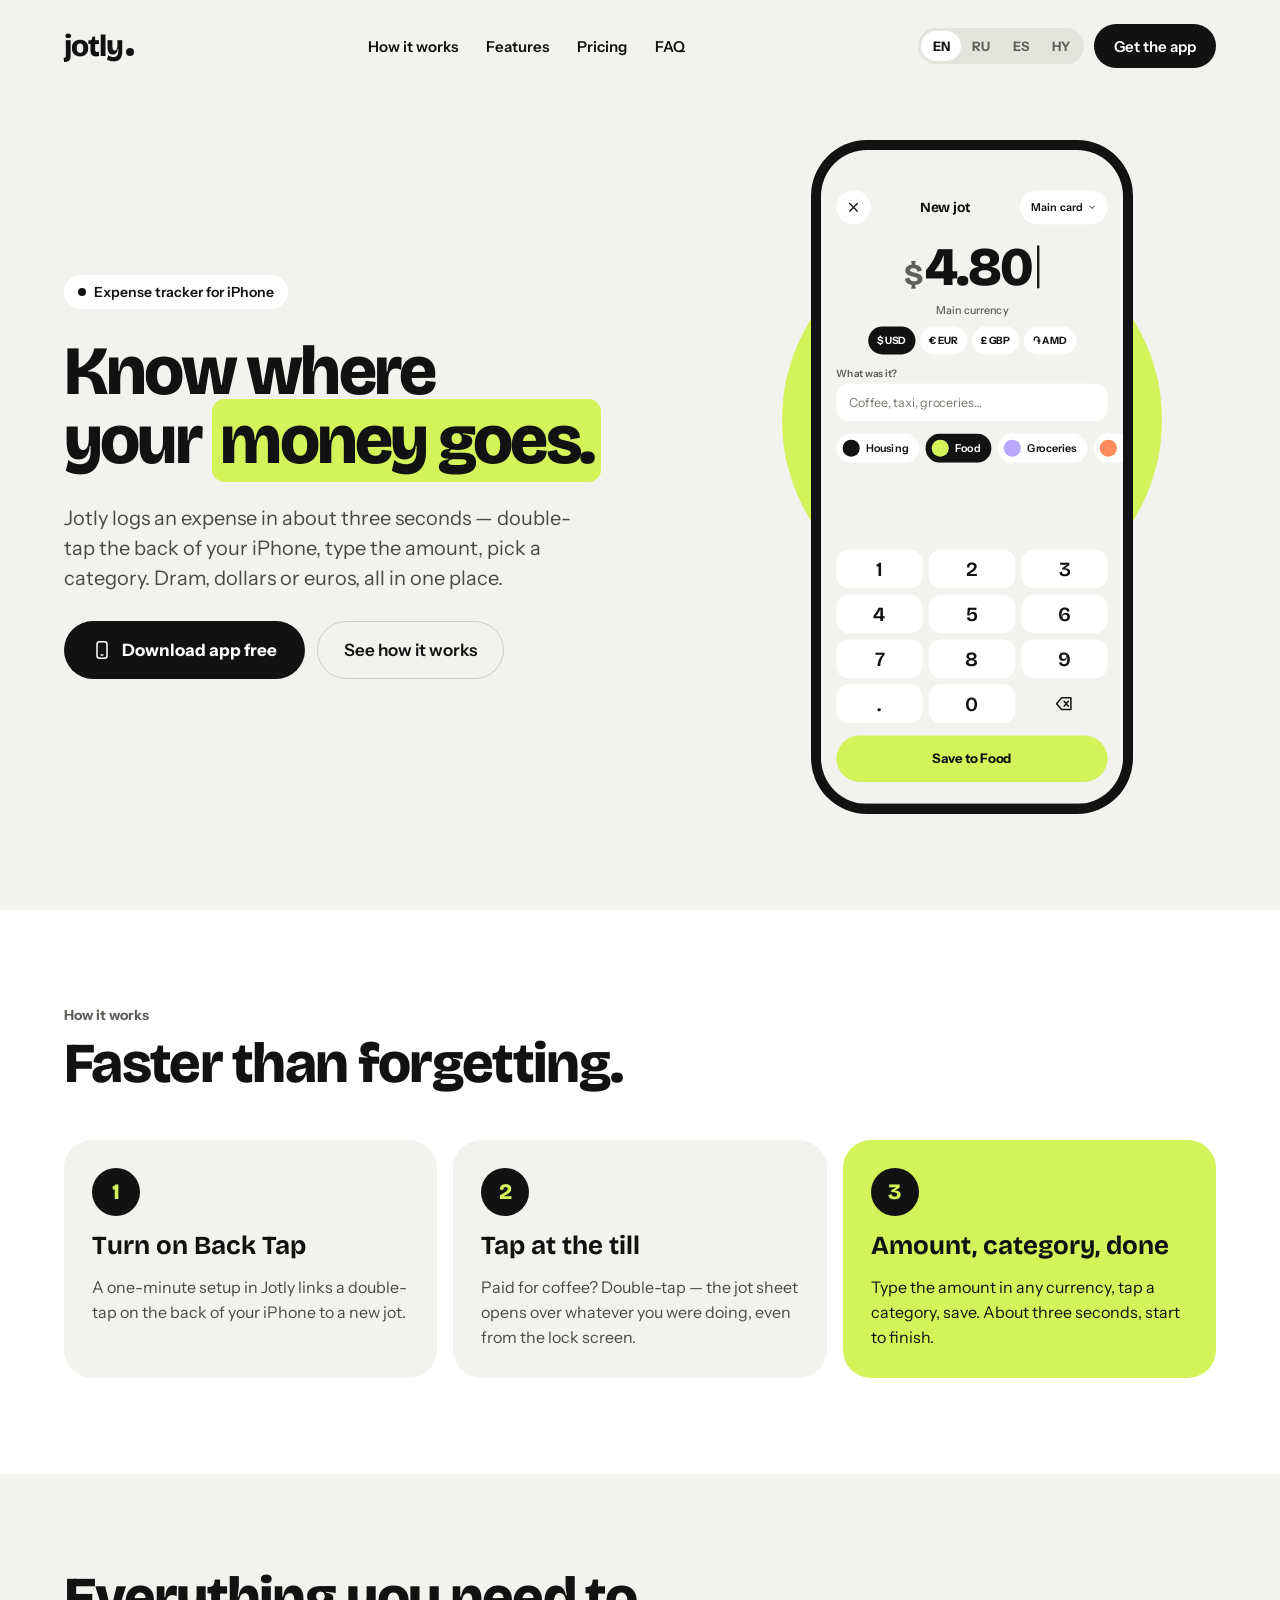
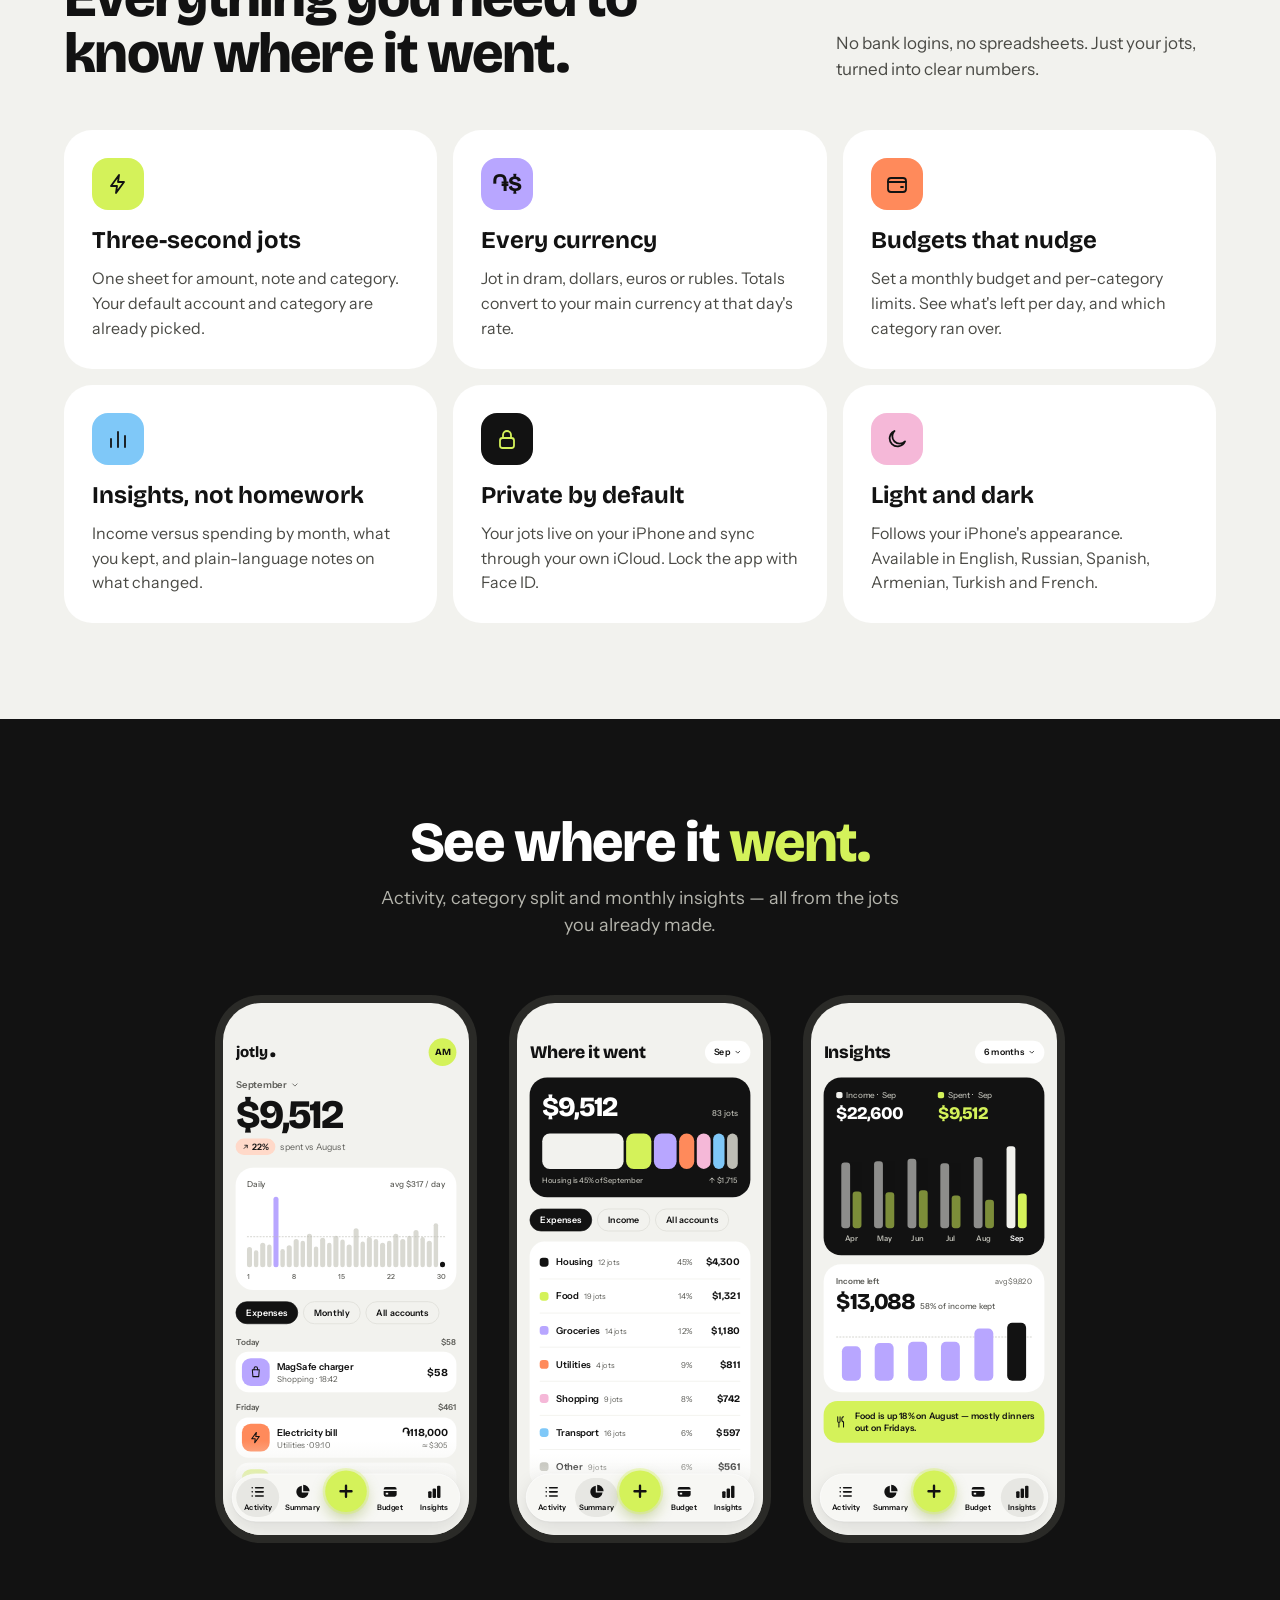
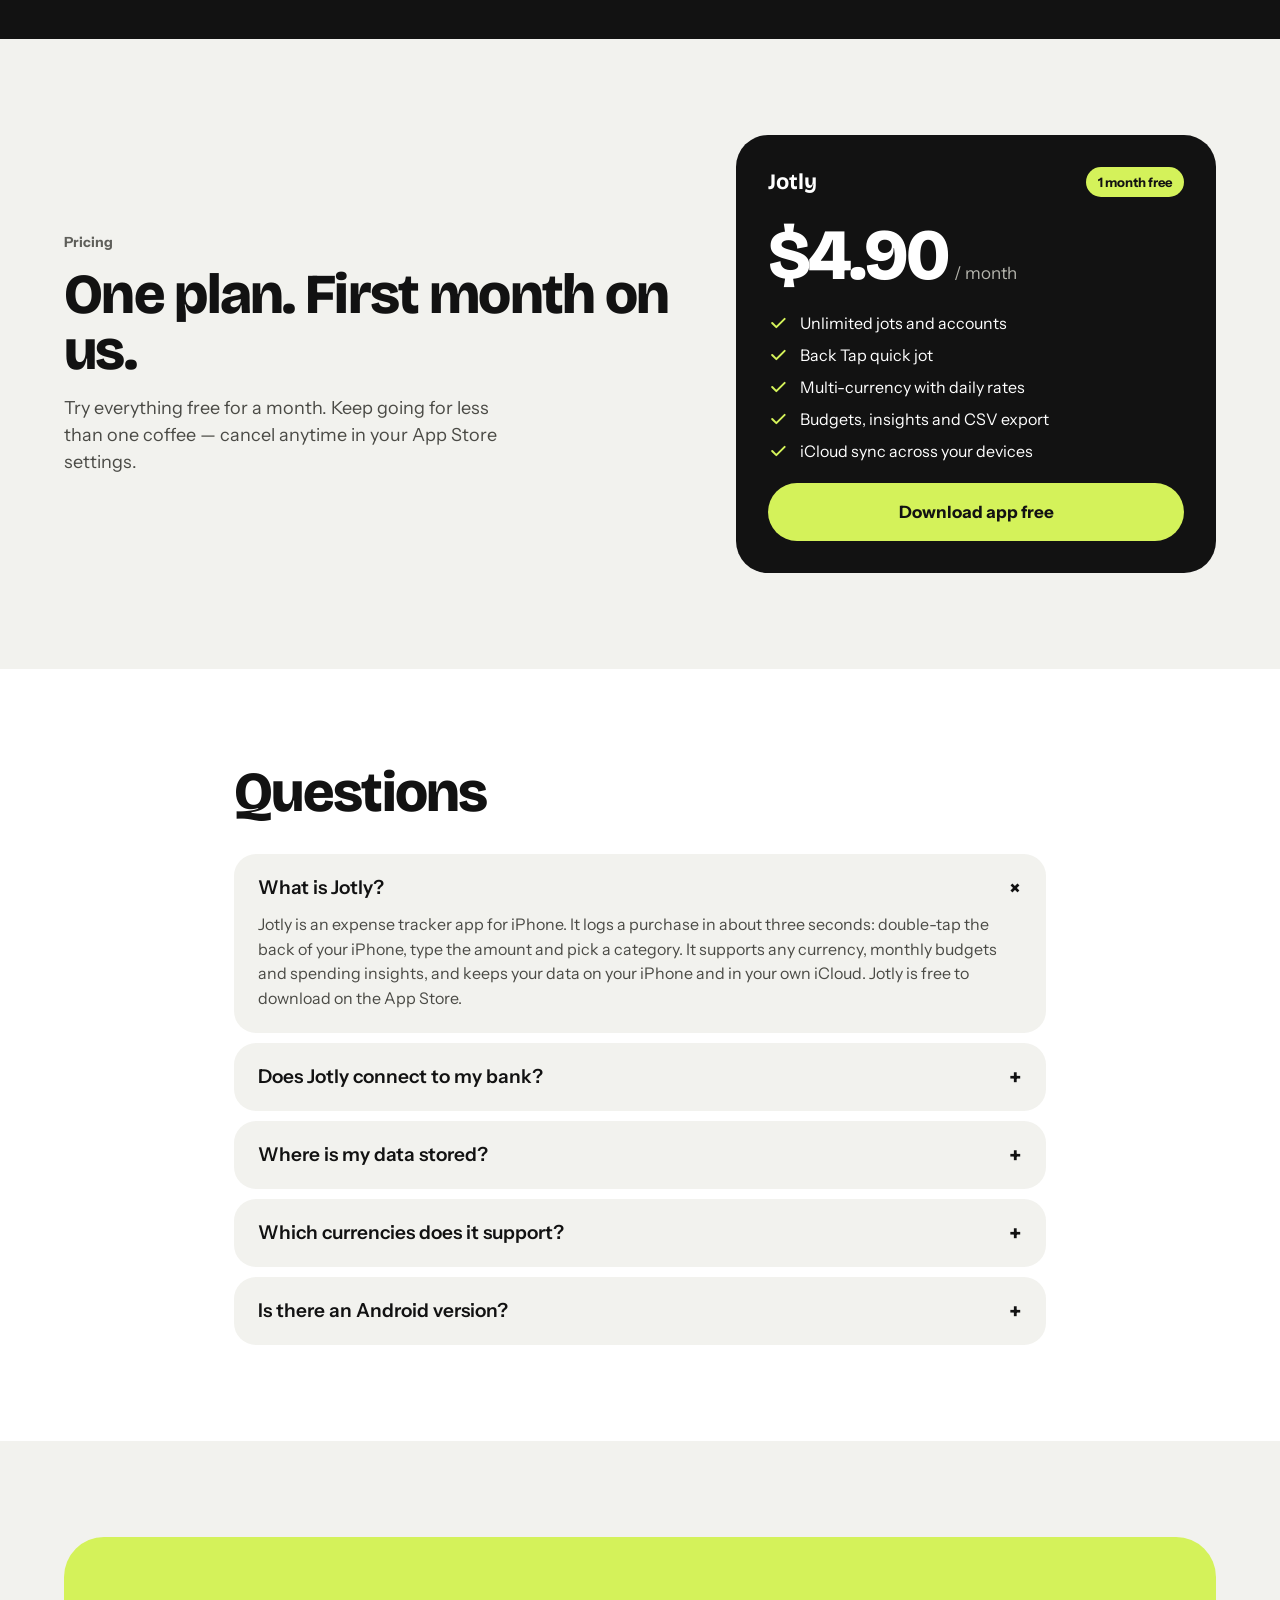
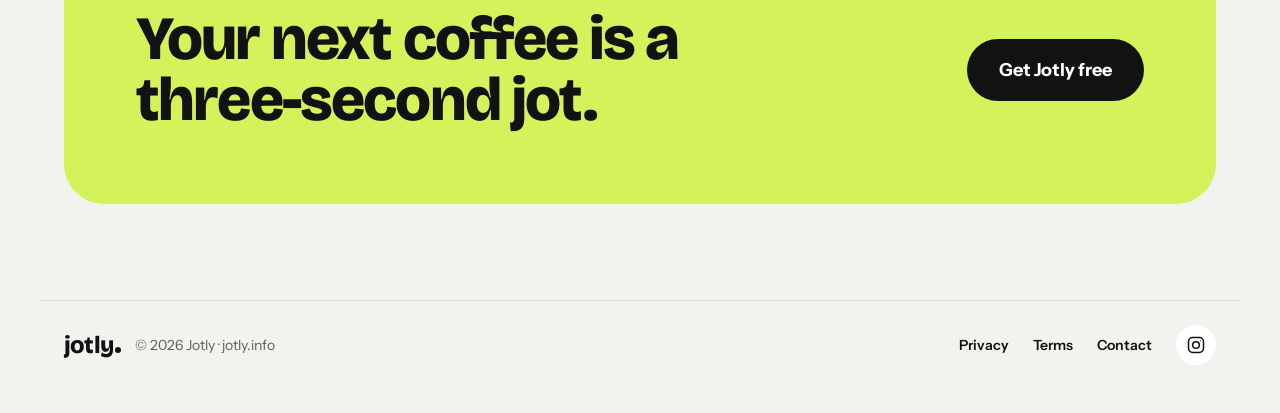
<file: index.html>
<!doctype html>
<html lang="en">
<head>
<meta charset="utf-8">
<meta name="viewport" content="width=device-width, initial-scale=1">
<title>Jotly — Quick Expense Tracker for iPhone</title>
<meta name="description" content="Jotly logs an expense in about three seconds. Double-tap the back of your iPhone, type the amount, pick a category. Multi-currency, budgets and insights.">
<meta name="theme-color" content="#F2F2EE">
<meta property="og:title" content="Jotly — Quick Expense Tracker for iPhone">
<meta property="og:description" content="Jotly logs an expense in about three seconds. Double-tap the back of your iPhone, type the amount, pick a category. Multi-currency, budgets and insights.">
<meta property="og:url" content="https://jotly.info/">
<meta property="og:type" content="website">
<meta property="og:locale" content="en_US">
<meta property="og:site_name" content="Jotly">
<meta property="og:image" content="https://jotly.info/icons/og-image.png">
<meta property="og:image:width" content="1200">
<meta property="og:image:height" content="630">
<meta name="twitter:card" content="summary_large_image">
<meta name="twitter:image" content="https://jotly.info/icons/og-image.png">
<meta name="apple-itunes-app" content="app-id=6829495781">
<link rel="canonical" href="https://jotly.info/">
<!-- i18n:alternates -->
<link rel="alternate" hreflang="en" href="https://jotly.info/">
<link rel="alternate" hreflang="ru" href="https://jotly.info/ru/">
<link rel="alternate" hreflang="es" href="https://jotly.info/es/">
<link rel="alternate" hreflang="hy" href="https://jotly.info/hy/">
<link rel="alternate" hreflang="x-default" href="https://jotly.info/">
<!-- /i18n:alternates -->
<script type="application/ld+json">
[
 {
  "@context": "https://schema.org",
  "@type": "WebSite",
  "name": "Jotly",
  "alternateName": [
   "jotly.info",
   "Jotly app"
  ],
  "url": "https://jotly.info/",
  "description": "Jotly is an expense tracker app for iPhone that logs a purchase in about three seconds."
 },
 {
  "@context": "https://schema.org",
  "@type": "Organization",
  "name": "Jotly",
  "url": "https://jotly.info/",
  "logo": "https://jotly.info/icons/icon-512.png",
  "sameAs": [
   "https://apps.apple.com/am/app/jotly-expense-tracker/id6829495781",
   "https://www.instagram.com/jotly.app/"
  ],
  "description": "Jotly is an expense tracker app for iPhone that logs a purchase in about three seconds."
 },
 {
  "@context": "https://schema.org",
  "@type": "MobileApplication",
  "name": "Jotly: Quick Expense Jot",
  "operatingSystem": "iOS",
  "applicationCategory": "FinanceApplication",
  "url": "https://jotly.info/",
  "installUrl": "https://apps.apple.com/am/app/jotly-expense-tracker/id6829495781",
  "image": "https://jotly.info/icons/icon-512.png",
  "description": "Log an expense in about three seconds: double-tap the back of your iPhone, type the amount, pick a category. Multi-currency, budgets and insights.",
  "alternateName": [
   "Jotly",
   "Jotly: Expense Tracker",
   "Jotly expense tracker"
  ]
 }
]
</script>
<!-- i18n:faq-schema -->
<script type="application/ld+json">
{
 "@context": "https://schema.org",
 "@type": "FAQPage",
 "mainEntity": [
  {
   "@type": "Question",
   "name": "What is Jotly?",
   "acceptedAnswer": {
    "@type": "Answer",
    "text": "Jotly is an expense tracker app for iPhone. It logs a purchase in about three seconds: double-tap the back of your iPhone, type the amount and pick a category. It supports any currency, monthly budgets and spending insights, and keeps your data on your iPhone and in your own iCloud. Jotly is free to download on the App Store."
   }
  },
  {
   "@type": "Question",
   "name": "Does Jotly connect to my bank?",
   "acceptedAnswer": {
    "@type": "Answer",
    "text": "No. You jot what you spend, so nothing needs your bank login. Automatic jots from Apple Wallet payments are coming soon."
   }
  },
  {
   "@type": "Question",
   "name": "Where is my data stored?",
   "acceptedAnswer": {
    "@type": "Answer",
    "text": "On your iPhone, synced through your own iCloud account. You can export everything to CSV at any time."
   }
  },
  {
   "@type": "Question",
   "name": "Which currencies does it support?",
   "acceptedAnswer": {
    "@type": "Answer",
    "text": "Jot in any currency. Pick a main currency for totals and budgets; each jot keeps its original amount and the rate from that day."
   }
  },
  {
   "@type": "Question",
   "name": "Is there an Android version?",
   "acceptedAnswer": {
    "@type": "Answer",
    "text": "Jotly is iPhone-only for now. It's available in English, Russian, Spanish, Armenian, Turkish and French."
   }
  }
 ]
}
</script>
<!-- /i18n:faq-schema -->
<link rel="icon" href="favicon.ico" sizes="48x48">
<link rel="icon" href="icons/favicon-32.png" type="image/png" sizes="32x32">
<link rel="icon" href="icons/favicon-16.png" type="image/png" sizes="16x16">
<link rel="apple-touch-icon" href="icons/apple-touch-icon.png">
<link rel="manifest" href="site.webmanifest">
<link rel="preconnect" href="https://fonts.googleapis.com">
<link rel="preconnect" href="https://fonts.gstatic.com" crossorigin>
<link rel="stylesheet" href="https://fonts.googleapis.com/css2?family=Bricolage+Grotesque:opsz,wght@12..96,500;12..96,700;12..96,800&family=Instrument+Sans:wght@400;500;600;700&display=swap">
<!-- i18n:fonts --><!-- /i18n:fonts -->
<link rel="stylesheet" href="css/styles.css">
</head>
<body>

<header class="site-header wrap">
  <a href="#top" class="logo" aria-label="Jotly home">jotly<span class="logo-dot"></span></a>
  <nav aria-label="Main" class="main-nav">
    <a href="#how" data-i18n="nav.how">How it works</a>
    <a href="#features" data-i18n="nav.features">Features</a>
    <a href="#pricing" data-i18n="nav.pricing">Pricing</a>
    <a href="#faq" data-i18n="nav.faq">FAQ</a>
  </nav>
  <div class="header-actions">
    <nav aria-label="Language" class="lang"><!-- i18n:switch -->
      <a href="./" hreflang="en" lang="en" title="English" aria-current="page">EN</a>
      <a href="ru/" hreflang="ru" lang="ru" title="Русский">RU</a>
      <a href="es/" hreflang="es" lang="es" title="Español">ES</a>
      <a href="hy/" hreflang="hy" lang="hy" title="Հայերեն">HY</a>
    <!-- /i18n:switch --></nav>
    <a href="https://apps.apple.com/am/app/jotly-expense-tracker/id6829495781" class="btn btn-dark btn-sm" data-i18n="nav.cta">Get the app</a>
  </div>
</header>

<main>

<section id="top" class="hero wrap">
  <div class="hero-copy">
    <span class="pill"><span class="pill-dot"></span><span data-i18n="hero.badge">Expense tracker for iPhone</span></span>
    <h1 class="hero-title" data-i18n-html="hero.title">Know where<br>your <mark>money goes.</mark></h1>
    <p class="hero-lede" data-i18n="hero.lede">Jotly logs an expense in about three seconds — double-tap the back of your iPhone, type the amount, pick a category. Dram, dollars or euros, all in one place.</p>
    <div class="hero-ctas">
      <a href="https://apps.apple.com/am/app/jotly-expense-tracker/id6829495781" class="btn btn-dark btn-lg">
        <svg width="20" height="20" viewBox="0 0 24 24" fill="none" stroke="currentColor" stroke-width="1.8" stroke-linecap="round" stroke-linejoin="round" aria-hidden="true"><rect x="6" y="2" width="12" height="20" rx="3"/><path d="M11 18h2"/></svg>
        <span data-i18n="hero.cta">Download app free</span>
      </a>
      <a href="#how" class="btn btn-outline btn-lg" data-i18n="hero.cta2">See how it works</a>
    </div>
  </div>

  <div class="hero-visual">
    <div class="hero-blob" aria-hidden="true"></div>
    <div class="phone phone-lg">
      <div class="phone-screen">
        <div class="screen-scale">
          <!-- Quick jot screen (interactive demo) -->
          <div class="scr scr-jot" id="quickjot">
            <header class="jot-head">
              <span class="circ-btn" aria-hidden="true"><svg width="20" height="20" viewBox="0 0 24 24" fill="none" stroke="currentColor" stroke-width="2" stroke-linecap="round"><path d="M6 6l12 12M18 6L6 18"/></svg></span>
              <span class="jot-title">New jot</span>
              <span class="soft-chip">Main card<svg width="12" height="12" viewBox="0 0 24 24" fill="none" stroke="currentColor" stroke-width="2.4" stroke-linecap="round" stroke-linejoin="round" aria-hidden="true"><path d="M6 9l6 6 6-6"/></svg></span>
            </header>
            <div class="jot-amount-wrap">
              <div class="jot-amount" aria-live="polite">
                <span class="jot-sym" data-jot="sym">$</span>
                <span class="jot-num" data-jot="amount">4.80</span>
                <span class="jot-caret" aria-hidden="true"></span>
              </div>
              <div class="jot-conv" data-jot="conv"></div>
              <div role="group" aria-label="Currency" class="jot-curs" data-jot="curs"></div>
            </div>
            <div class="jot-note">
              <label for="jot-note">What was it?</label>
              <input id="jot-note" type="text" placeholder="Coffee, taxi, groceries…" autocomplete="off">
            </div>
            <div role="group" aria-label="Category" class="jot-cats" data-jot="cats"></div>
            <div class="spacer"></div>
            <div class="jot-keys" data-jot="keys"></div>
            <button type="button" class="jot-save" data-jot="save">Save to Food</button>
          </div>
        </div>
      </div>
    </div>
  </div>
</section>

<section id="how" class="band-white">
  <div class="wrap section stack-48">
    <div class="section-head">
      <span class="kicker" data-i18n="how.kicker">How it works</span>
      <h2 data-i18n="how.title">Faster than forgetting.</h2>
    </div>
    <ol class="steps">
      <li class="step">
        <span class="step-num">1</span>
        <h3 data-i18n="how.s1.t">Turn on Back Tap</h3>
        <p data-i18n="how.s1.p">A one-minute setup in Jotly links a double-tap on the back of your iPhone to a new jot.</p>
      </li>
      <li class="step">
        <span class="step-num">2</span>
        <h3 data-i18n="how.s2.t">Tap at the till</h3>
        <p data-i18n="how.s2.p">Paid for coffee? Double-tap — the jot sheet opens over whatever you were doing, even from the lock screen.</p>
      </li>
      <li class="step step-lime">
        <span class="step-num">3</span>
        <h3 data-i18n="how.s3.t">Amount, category, done</h3>
        <p data-i18n="how.s3.p">Type the amount in any currency, tap a category, save. About three seconds, start to finish.</p>
      </li>
    </ol>
  </div>
</section>

<section id="features" class="wrap section stack-48">
  <div class="features-head">
    <h2 data-i18n="feat.title">Everything you need to know where it went.</h2>
    <p data-i18n="feat.lede">No bank logins, no spreadsheets. Just your jots, turned into clear numbers.</p>
  </div>
  <div class="features">
    <article class="feature">
      <span class="feat-icon" style="--c:var(--lime)"><svg width="24" height="24" viewBox="0 0 24 24" fill="none" stroke="#121212" stroke-width="1.8" stroke-linecap="round" stroke-linejoin="round" aria-hidden="true"><path d="M13 3L5 14h6l-1 7 8-11h-6z"/></svg></span>
      <h3 data-i18n="feat.1.t">Three-second jots</h3>
      <p data-i18n="feat.1.p">One sheet for amount, note and category. Your default account and category are already picked.</p>
    </article>
    <article class="feature">
      <span class="feat-icon feat-icon-text" style="--c:var(--violet)">֏$</span>
      <h3 data-i18n="feat.2.t">Every currency</h3>
      <p data-i18n="feat.2.p">Jot in dram, dollars, euros or rubles. Totals convert to your main currency at that day's rate.</p>
    </article>
    <article class="feature">
      <span class="feat-icon" style="--c:var(--orange)"><svg width="24" height="24" viewBox="0 0 24 24" fill="none" stroke="#121212" stroke-width="1.8" stroke-linecap="round" stroke-linejoin="round" aria-hidden="true"><rect x="3" y="6" width="18" height="14" rx="3"/><path d="M3 10h18M16 15h2"/></svg></span>
      <h3 data-i18n="feat.3.t">Budgets that nudge</h3>
      <p data-i18n="feat.3.p">Set a monthly budget and per-category limits. See what's left per day, and which category ran over.</p>
    </article>
    <article class="feature">
      <span class="feat-icon" style="--c:var(--sky)"><svg width="24" height="24" viewBox="0 0 24 24" fill="none" stroke="#121212" stroke-width="1.8" stroke-linecap="round" stroke-linejoin="round" aria-hidden="true"><path d="M5 20v-8M12 20V5M19 20v-11"/></svg></span>
      <h3 data-i18n="feat.4.t">Insights, not homework</h3>
      <p data-i18n="feat.4.p">Income versus spending by month, what you kept, and plain-language notes on what changed.</p>
    </article>
    <article class="feature">
      <span class="feat-icon" style="--c:var(--ink)"><svg width="24" height="24" viewBox="0 0 24 24" fill="none" stroke="#D4F25A" stroke-width="1.8" stroke-linecap="round" stroke-linejoin="round" aria-hidden="true"><rect x="5" y="11" width="14" height="10" rx="2.5"/><path d="M8 11V8a4 4 0 0 1 8 0v3"/></svg></span>
      <h3 data-i18n="feat.5.t">Private by default</h3>
      <p data-i18n="feat.5.p">Your jots live on your iPhone and sync through your own iCloud. Lock the app with Face ID.</p>
    </article>
    <article class="feature">
      <span class="feat-icon" style="--c:var(--pink)"><svg width="24" height="24" viewBox="0 0 24 24" fill="none" stroke="#121212" stroke-width="1.8" stroke-linecap="round" stroke-linejoin="round" aria-hidden="true"><path d="M20 14.5A8 8 0 1 1 9.5 4a6.5 6.5 0 0 0 10.5 10.5z"/></svg></span>
      <h3 data-i18n="feat.6.t">Light and dark</h3>
      <p data-i18n="feat.6.p">Follows your iPhone's appearance. Available in English, Russian, Spanish, Armenian, Turkish and French.</p>
    </article>
  </div>
</section>

<section aria-label="App screens" class="band-dark">
  <div class="wrap section screens-section">
    <div class="center-head">
      <h2 data-i18n-html="screens.title">See where it <span class="lime-text">went.</span></h2>
      <p data-i18n="screens.lede">Activity, category split and monthly insights — all from the jots you already made.</p>
    </div>
    <div class="screens">

      <!-- Activity -->
      <div class="phone phone-sm"><div class="phone-screen"><div class="screen-scale">
        <div class="scr scr-tab">
          <header class="tab-head">
            <div class="logo logo-app">jotly<span class="logo-dot"></span></div>
            <span class="avatar">AM</span>
          </header>
          <section class="act-top">
            <span class="month-btn">September<svg width="14" height="14" viewBox="0 0 24 24" fill="none" stroke="currentColor" stroke-width="2.2" stroke-linecap="round" stroke-linejoin="round" aria-hidden="true"><path d="M6 9l6 6 6-6"/></svg></span>
            <div class="big-num">$9,512</div>
            <div class="delta-line"><span class="delta"><svg width="12" height="12" viewBox="0 0 24 24" fill="none" stroke="currentColor" stroke-width="2.6" stroke-linecap="round" stroke-linejoin="round" aria-hidden="true"><path d="M7 17L17 7M9 7h8v8"/></svg>22%</span>spent vs August</div>
          </section>
          <section class="card-white daily">
            <div class="row-between muted-13"><span>Daily</span><span>avg $317 / day</span></div>
            <div class="bars" id="daily-bars"><div class="bars-avg"></div></div>
            <div class="row-between bar-axis"><span>1</span><span>8</span><span>15</span><span>22</span><span>30</span></div>
          </section>
          <div class="chips">
            <span class="chip chip-on">Expenses</span><span class="chip">Monthly</span><span class="chip">All accounts</span>
          </div>
          <section class="tx-list">
            <div class="row-between tx-day"><span>Today</span><span>$58</span></div>
            <div class="tx">
              <div class="tx-icon" style="background:#B8A6FF"><svg width="22" height="22" viewBox="0 0 24 24" fill="none" stroke="#121212" stroke-width="1.8" stroke-linecap="round" stroke-linejoin="round" aria-hidden="true"><path d="M6 8h12l-1 12H7L6 8z"/><path d="M9 8V6a3 3 0 0 1 6 0v2"/></svg></div>
              <div class="tx-main"><span class="tx-name">MagSafe charger</span><span class="tx-meta">Shopping · 18:42</span></div>
              <span class="tx-amt">$58</span>
            </div>
            <div class="row-between tx-day tx-day-gap"><span>Friday</span><span>$461</span></div>
            <div class="tx">
              <div class="tx-icon" style="background:#FF8A5B"><svg width="22" height="22" viewBox="0 0 24 24" fill="none" stroke="#121212" stroke-width="1.8" stroke-linecap="round" stroke-linejoin="round" aria-hidden="true"><path d="M13 3L5 14h6l-1 7 8-11h-6z"/></svg></div>
              <div class="tx-main"><span class="tx-name">Electricity bill</span><span class="tx-meta">Utilities · 09:10</span></div>
              <span class="tx-amt-wrap"><span class="tx-amt">֏118,000</span><span class="tx-conv">≈ $305</span></span>
            </div>
            <div class="tx">
              <div class="tx-icon" style="background:#D4F25A"><svg width="22" height="22" viewBox="0 0 24 24" fill="none" stroke="#121212" stroke-width="1.8" stroke-linecap="round" stroke-linejoin="round" aria-hidden="true"><path d="M7 3v8a2 2 0 0 0 4 0V3M9 13v8M17 3c-2 0-3 2-3 5s1 4 3 4v9"/></svg></div>
              <div class="tx-main"><span class="tx-name">Dinner out</span><span class="tx-meta">Food · 20:15</span></div>
              <span class="tx-amt">$132</span>
            </div>
          </section>
          <div class="fade" aria-hidden="true"></div>
          <div class="tabbar" data-active="activity" aria-hidden="true"></div>
        </div>
      </div></div></div>

      <!-- Summary -->
      <div class="phone phone-sm"><div class="phone-screen"><div class="screen-scale">
        <div class="scr scr-tab">
          <header class="tab-head">
            <span class="scr-h1">Where it went</span>
            <span class="soft-chip soft-chip-sm">Sep<svg width="12" height="12" viewBox="0 0 24 24" fill="none" stroke="currentColor" stroke-width="2.4" stroke-linecap="round" stroke-linejoin="round" aria-hidden="true"><path d="M6 9l6 6 6-6"/></svg></span>
          </header>
          <section class="card-dark sum-card">
            <div class="row-between baseline">
              <span class="dark-num">$9,512</span>
              <span class="grey-13">83 jots</span>
            </div>
            <div class="split" id="sum-split"></div>
            <div class="row-between grey-12 split-foot"><span>Housing is 45% of September</span><span>↑ $1,715</span></div>
          </section>
          <div class="chips">
            <span class="chip chip-on">Expenses</span><span class="chip">Income</span><span class="chip">All accounts</span>
          </div>
          <ul class="cat-list" id="sum-list"></ul>
          <div class="fade fade-130" aria-hidden="true"></div>
          <div class="tabbar" data-active="summary" aria-hidden="true"></div>
        </div>
      </div></div></div>

      <!-- Insights -->
      <div class="phone phone-sm"><div class="phone-screen"><div class="screen-scale">
        <div class="scr scr-tab" id="insights">
          <header class="tab-head">
            <span class="scr-h1">Insights</span>
            <span class="soft-chip soft-chip-sm">6 months<svg width="12" height="12" viewBox="0 0 24 24" fill="none" stroke="currentColor" stroke-width="2.4" stroke-linecap="round" stroke-linejoin="round" aria-hidden="true"><path d="M6 9l6 6 6-6"/></svg></span>
          </header>
          <section class="card-dark ins-card">
            <div class="ins-totals">
              <div class="ins-total"><span class="grey-13 legend"><span class="sw" style="background:#F2F2EE"></span>Income · <span data-ins="name">Sep</span></span><span class="ins-num" data-ins="inc">$22,600</span></div>
              <div class="ins-total"><span class="grey-13 legend"><span class="sw" style="background:#D4F25A"></span>Spent · <span data-ins="name">Sep</span></span><span class="ins-num lime-text" data-ins="exp">$9,512</span></div>
            </div>
            <div class="ins-months" data-ins="months"></div>
          </section>
          <section class="card-white left-card">
            <div class="row-between baseline"><span class="muted-13 bold">Income left</span><span class="muted-12">avg $9,820</span></div>
            <div class="left-line"><span class="left-num" data-ins="left">$13,088</span><span class="muted-13"><span data-ins="rate">58%</span> of income kept</span></div>
            <div class="left-bars" data-ins="leftbars"><div class="left-avg" data-ins="avg"></div></div>
          </section>
          <div class="ins-note">
            <svg width="22" height="22" viewBox="0 0 24 24" fill="none" stroke="#121212" stroke-width="1.8" stroke-linecap="round" stroke-linejoin="round" aria-hidden="true"><path d="M7 3v8a2 2 0 0 0 4 0V3M9 13v8M17 3c-2 0-3 2-3 5s1 4 3 4v9"/></svg>
            <span>Food is up 18% on August — mostly dinners out on Fridays.</span>
          </div>
          <div class="fade fade-120" aria-hidden="true"></div>
          <div class="tabbar" data-active="insights" aria-hidden="true"></div>
        </div>
      </div></div></div>

    </div>
  </div>
</section>

<section id="pricing" class="wrap section pricing">
  <div class="pricing-copy">
    <span class="kicker" data-i18n="price.kicker">Pricing</span>
    <h2 data-i18n="price.title">One plan. First month on us.</h2>
    <p data-i18n="price.lede">Try everything free for a month. Keep going for less than one coffee — cancel anytime in your App Store settings.</p>
  </div>
  <div class="price-card">
    <div class="row-between center">
      <span class="price-name">Jotly</span>
      <span class="lime-badge" data-i18n="price.badge">1 month free</span>
    </div>
    <div class="price"><span class="price-num">$4.90</span><span class="price-per" data-i18n="price.per">/ month</span></div>
    <ul class="checks">
      <li><svg width="20" height="20" viewBox="0 0 24 24" fill="none" stroke="#D4F25A" stroke-width="2.4" stroke-linecap="round" stroke-linejoin="round" aria-hidden="true"><path d="M5 12l5 5L20 7"/></svg><span data-i18n="price.f1">Unlimited jots and accounts</span></li>
      <li><svg width="20" height="20" viewBox="0 0 24 24" fill="none" stroke="#D4F25A" stroke-width="2.4" stroke-linecap="round" stroke-linejoin="round" aria-hidden="true"><path d="M5 12l5 5L20 7"/></svg><span data-i18n="price.f2">Back Tap quick jot</span></li>
      <li><svg width="20" height="20" viewBox="0 0 24 24" fill="none" stroke="#D4F25A" stroke-width="2.4" stroke-linecap="round" stroke-linejoin="round" aria-hidden="true"><path d="M5 12l5 5L20 7"/></svg><span data-i18n="price.f3">Multi-currency with daily rates</span></li>
      <li><svg width="20" height="20" viewBox="0 0 24 24" fill="none" stroke="#D4F25A" stroke-width="2.4" stroke-linecap="round" stroke-linejoin="round" aria-hidden="true"><path d="M5 12l5 5L20 7"/></svg><span data-i18n="price.f4">Budgets, insights and CSV export</span></li>
      <li><svg width="20" height="20" viewBox="0 0 24 24" fill="none" stroke="#D4F25A" stroke-width="2.4" stroke-linecap="round" stroke-linejoin="round" aria-hidden="true"><path d="M5 12l5 5L20 7"/></svg><span data-i18n="price.f5">iCloud sync across your devices</span></li>
    </ul>
    <a href="https://apps.apple.com/am/app/jotly-expense-tracker/id6829495781" class="btn btn-lime btn-lg btn-block" data-i18n="price.cta">Download app free</a>
  </div>
</section>

<section id="faq" class="band-white">
  <div class="wrap-narrow section faq">
    <h2 data-i18n="faq.title">Questions</h2>
    <div class="faq-list">
      <details open><summary data-i18n="faq.0.q">What is Jotly?</summary><p data-i18n="faq.0.a">Jotly is an expense tracker app for iPhone. It logs a purchase in about three seconds: double-tap the back of your iPhone, type the amount and pick a category. It supports any currency, monthly budgets and spending insights, and keeps your data on your iPhone and in your own iCloud. Jotly is free to download on the App Store.</p></details>
      <details><summary data-i18n="faq.1.q">Does Jotly connect to my bank?</summary><p data-i18n="faq.1.a">No. You jot what you spend, so nothing needs your bank login. Automatic jots from Apple Wallet payments are coming soon.</p></details>
      <details><summary data-i18n="faq.2.q">Where is my data stored?</summary><p data-i18n="faq.2.a">On your iPhone, synced through your own iCloud account. You can export everything to CSV at any time.</p></details>
      <details><summary data-i18n="faq.3.q">Which currencies does it support?</summary><p data-i18n="faq.3.a">Jot in any currency. Pick a main currency for totals and budgets; each jot keeps its original amount and the rate from that day.</p></details>
      <details><summary data-i18n="faq.4.q">Is there an Android version?</summary><p data-i18n="faq.4.a">Jotly is iPhone-only for now. It's available in English, Russian, Spanish, Armenian, Turkish and French.</p></details>
    </div>
  </div>
</section>

<section class="wrap section">
  <div class="final-cta">
    <h2 data-i18n="final.title">Your next coffee is a three-second jot.</h2>
    <a href="https://apps.apple.com/am/app/jotly-expense-tracker/id6829495781" class="btn btn-dark btn-xl" data-i18n="final.cta">Get Jotly free</a>
  </div>
</section>

</main>

<footer class="site-footer wrap">
  <div class="footer-brand">
    <span class="logo logo-sm">jotly<span class="logo-dot"></span></span>
    <span class="muted-14">© 2026 Jotly · jotly.info</span>
  </div>
  <nav aria-label="Footer" class="footer-nav">
    <a href="privacy.html" data-i18n="foot.privacy">Privacy</a>
    <a href="terms.html" data-i18n="foot.terms">Terms</a>
    <a href="contact.html" data-i18n="foot.contact">Contact</a>
    <a href="https://www.instagram.com/jotly.app/" class="social" aria-label="Jotly on Instagram (@jotly.app)" target="_blank" rel="noopener"><svg width="20" height="20" viewBox="0 0 24 24" fill="none" stroke="currentColor" stroke-width="1.8" stroke-linecap="round" stroke-linejoin="round" aria-hidden="true"><rect x="3" y="3" width="18" height="18" rx="5"/><circle cx="12" cy="12" r="4"/><circle cx="17.3" cy="6.7" r="0.6" fill="currentColor" stroke="none"/></svg></a>
  </nav>
</footer>

<script src="js/main.js"></script>
</body>
</html>
</file>
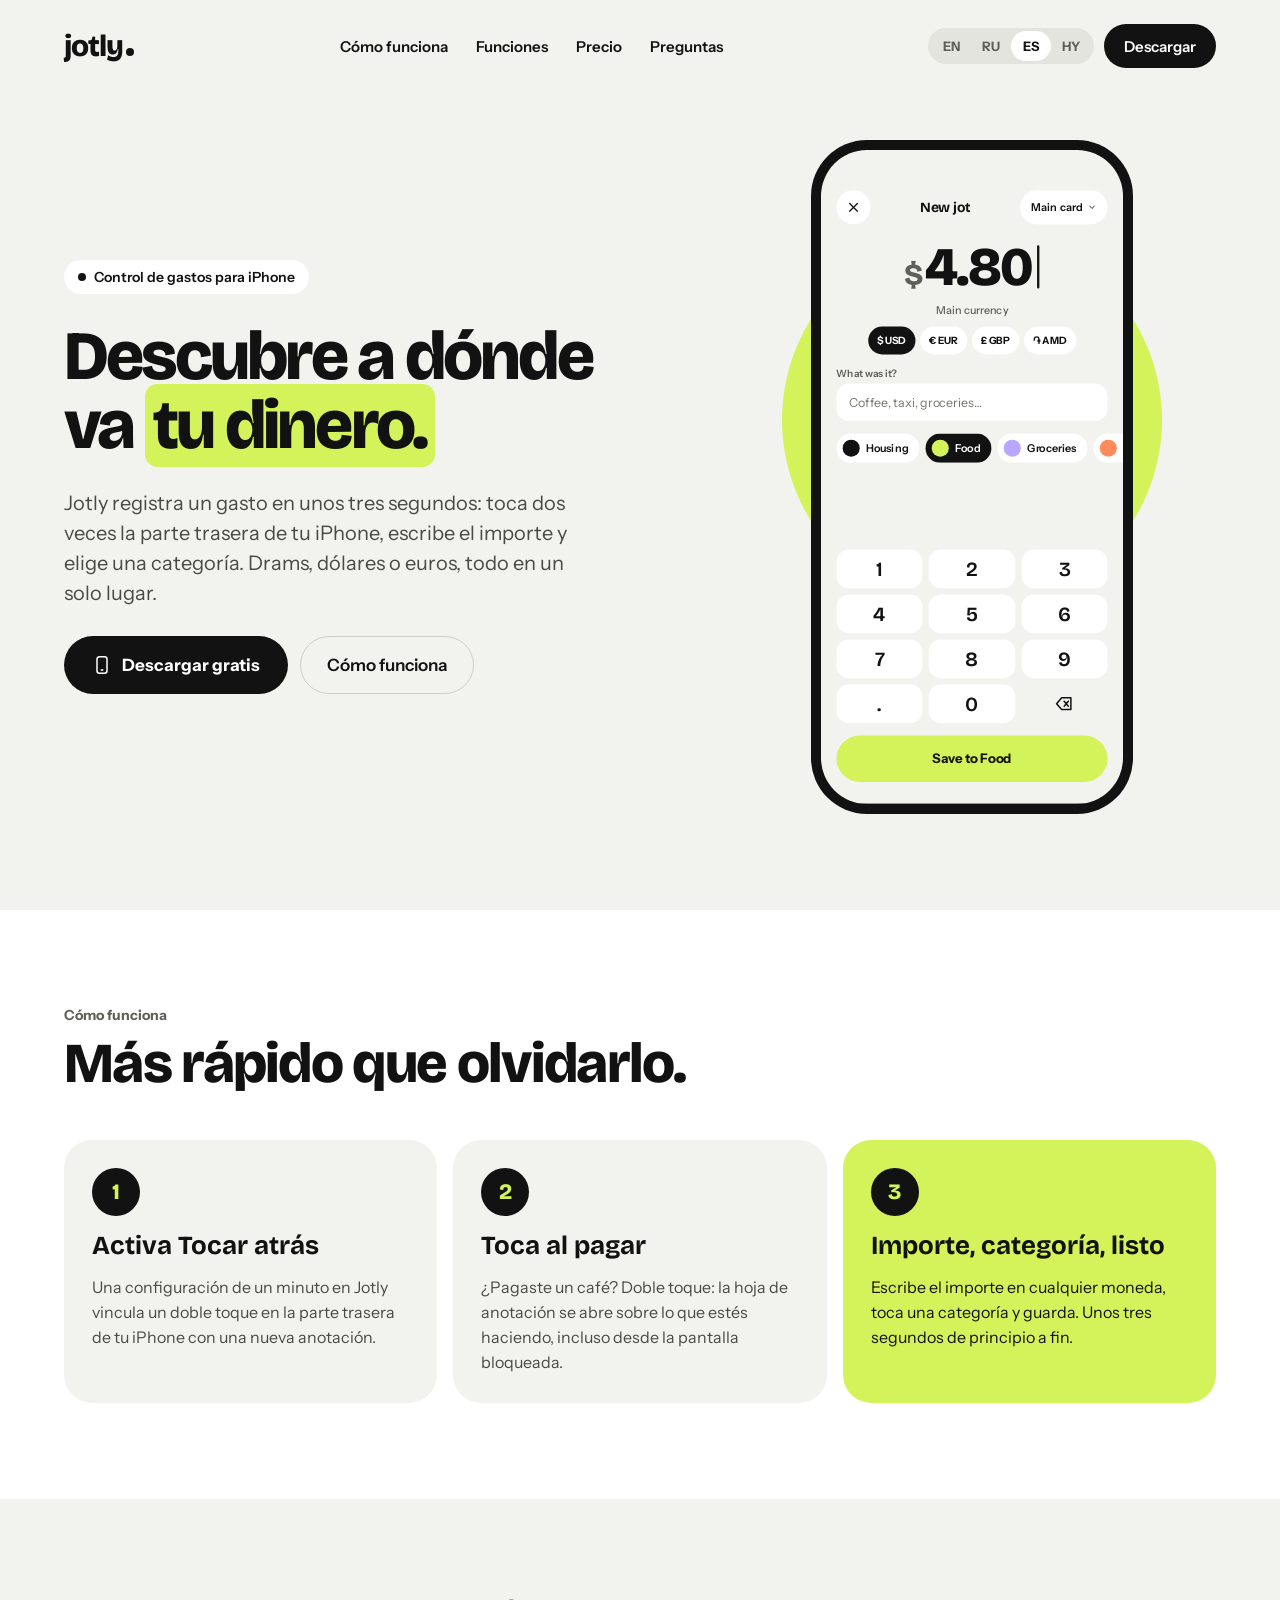
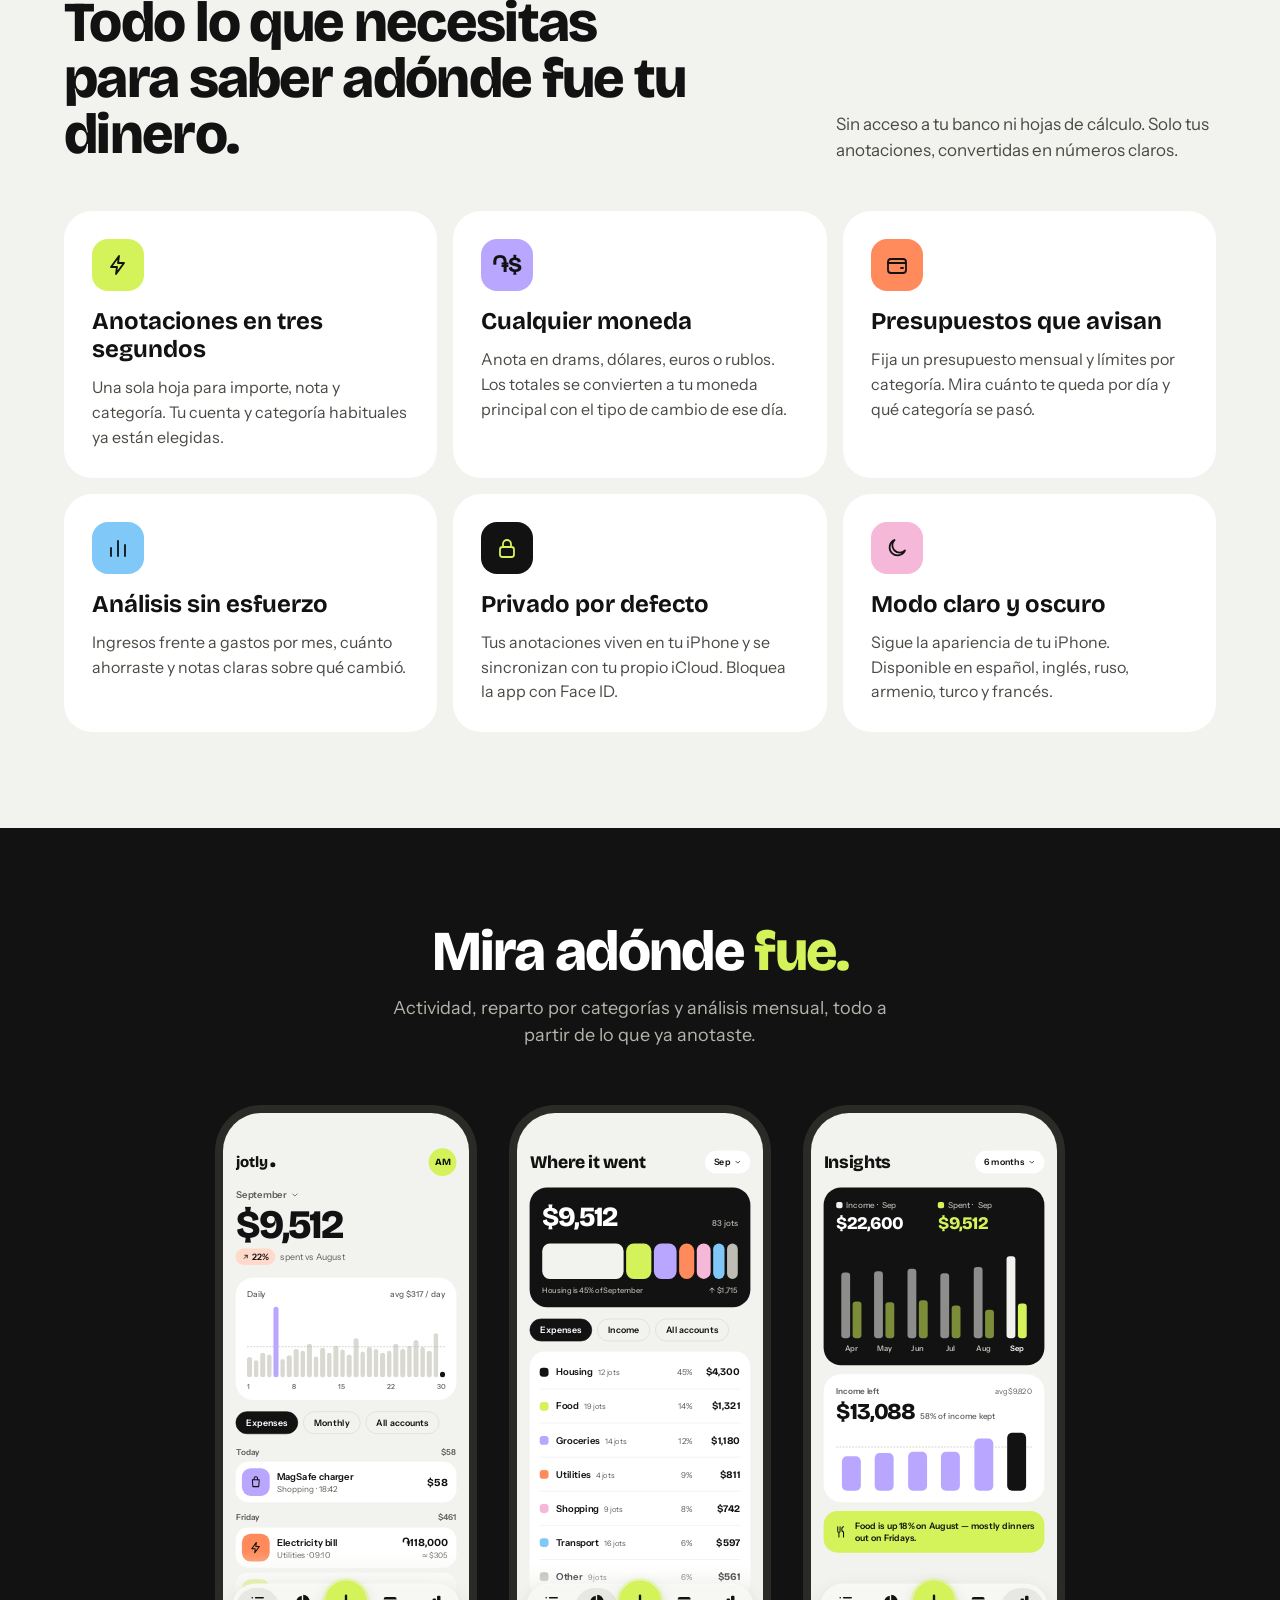
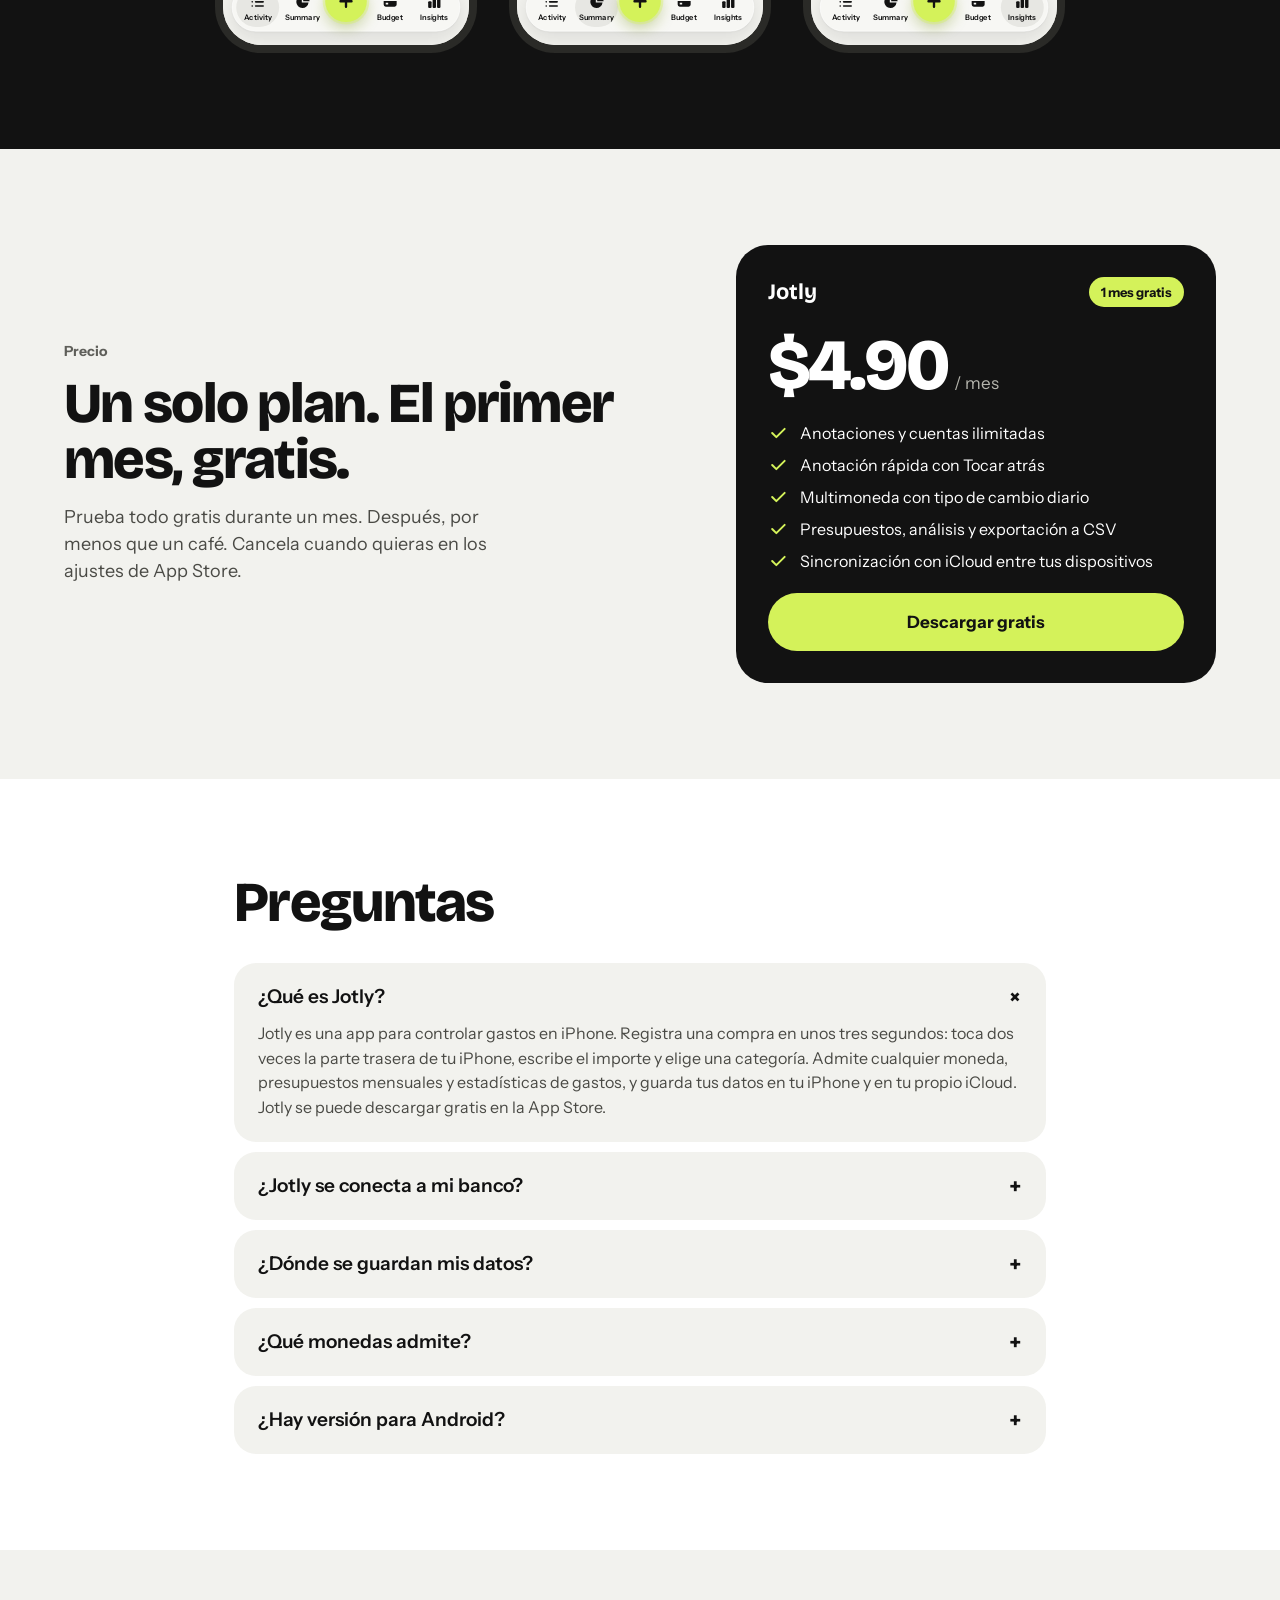
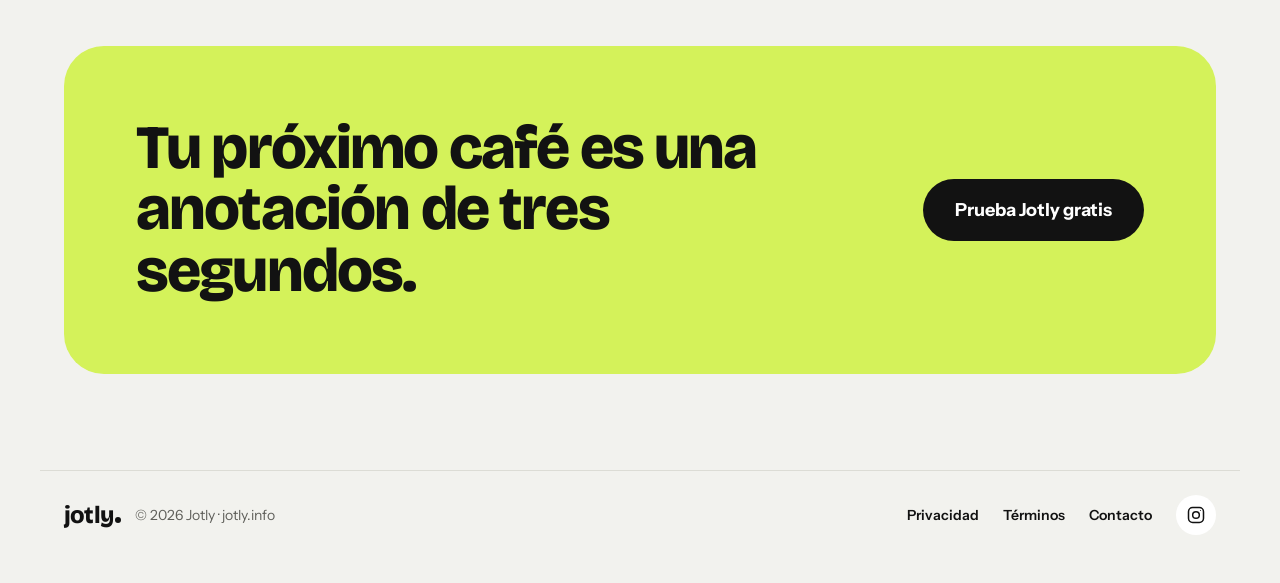
<file: es/index.html>
<!doctype html>
<html lang="es">
<head>
<meta charset="utf-8">
<meta name="viewport" content="width=device-width, initial-scale=1">
<title>Jotly — App para controlar tus gastos en iPhone</title>
<meta name="description" content="Registra un gasto en 3 segundos: toca dos veces la parte trasera de tu iPhone, escribe el importe y elige una categoría. Multimoneda, presupuestos y estadísticas.">
<meta name="theme-color" content="#F2F2EE">
<meta property="og:title" content="Jotly — App para controlar tus gastos en iPhone">
<meta property="og:description" content="Registra un gasto en 3 segundos: toca dos veces la parte trasera de tu iPhone, escribe el importe y elige una categoría. Multimoneda, presupuestos y estadísticas.">
<meta property="og:url" content="https://jotly.info/es/">
<meta property="og:type" content="website">
<meta property="og:locale" content="es_ES">
<meta property="og:site_name" content="Jotly">
<meta property="og:image" content="https://jotly.info/icons/og-image.png">
<meta property="og:image:width" content="1200">
<meta property="og:image:height" content="630">
<meta name="twitter:card" content="summary_large_image">
<meta name="twitter:image" content="https://jotly.info/icons/og-image.png">
<meta name="apple-itunes-app" content="app-id=6829495781">
<link rel="canonical" href="https://jotly.info/es/">
<!-- i18n:alternates -->
<link rel="alternate" hreflang="en" href="https://jotly.info/">
<link rel="alternate" hreflang="ru" href="https://jotly.info/ru/">
<link rel="alternate" hreflang="es" href="https://jotly.info/es/">
<link rel="alternate" hreflang="hy" href="https://jotly.info/hy/">
<link rel="alternate" hreflang="x-default" href="https://jotly.info/">
<!-- /i18n:alternates -->
<script type="application/ld+json">
[
 {
  "@context": "https://schema.org",
  "@type": "WebSite",
  "name": "Jotly",
  "alternateName": [
   "jotly.info",
   "Jotly app"
  ],
  "url": "https://jotly.info/",
  "description": "Jotly is an expense tracker app for iPhone that logs a purchase in about three seconds."
 },
 {
  "@context": "https://schema.org",
  "@type": "Organization",
  "name": "Jotly",
  "url": "https://jotly.info/",
  "logo": "https://jotly.info/icons/icon-512.png",
  "sameAs": [
   "https://apps.apple.com/am/app/jotly-expense-tracker/id6829495781",
   "https://www.instagram.com/jotly.app/"
  ],
  "description": "Jotly is an expense tracker app for iPhone that logs a purchase in about three seconds."
 },
 {
  "@context": "https://schema.org",
  "@type": "MobileApplication",
  "name": "Jotly: Quick Expense Jot",
  "operatingSystem": "iOS",
  "applicationCategory": "FinanceApplication",
  "url": "https://jotly.info/",
  "installUrl": "https://apps.apple.com/am/app/jotly-expense-tracker/id6829495781",
  "image": "https://jotly.info/icons/icon-512.png",
  "description": "Log an expense in about three seconds: double-tap the back of your iPhone, type the amount, pick a category. Multi-currency, budgets and insights.",
  "alternateName": [
   "Jotly",
   "Jotly: Expense Tracker",
   "Jotly expense tracker"
  ]
 }
]
</script>
<!-- i18n:faq-schema -->
<script type="application/ld+json">
{
 "@context": "https://schema.org",
 "@type": "FAQPage",
 "mainEntity": [
  {
   "@type": "Question",
   "name": "¿Qué es Jotly?",
   "acceptedAnswer": {
    "@type": "Answer",
    "text": "Jotly es una app para controlar gastos en iPhone. Registra una compra en unos tres segundos: toca dos veces la parte trasera de tu iPhone, escribe el importe y elige una categoría. Admite cualquier moneda, presupuestos mensuales y estadísticas de gastos, y guarda tus datos en tu iPhone y en tu propio iCloud. Jotly se puede descargar gratis en la App Store."
   }
  },
  {
   "@type": "Question",
   "name": "¿Jotly se conecta a mi banco?",
   "acceptedAnswer": {
    "@type": "Answer",
    "text": "No. Tú anotas lo que gastas, así que no hace falta acceder a tu banco. Pronto llegarán las anotaciones automáticas de pagos con Apple Wallet."
   }
  },
  {
   "@type": "Question",
   "name": "¿Dónde se guardan mis datos?",
   "acceptedAnswer": {
    "@type": "Answer",
    "text": "En tu iPhone, sincronizados con tu propia cuenta de iCloud. Puedes exportarlo todo a CSV cuando quieras."
   }
  },
  {
   "@type": "Question",
   "name": "¿Qué monedas admite?",
   "acceptedAnswer": {
    "@type": "Answer",
    "text": "Cualquiera. Elige una moneda principal para totales y presupuestos; cada anotación conserva su importe original y el tipo de cambio de ese día."
   }
  },
  {
   "@type": "Question",
   "name": "¿Hay versión para Android?",
   "acceptedAnswer": {
    "@type": "Answer",
    "text": "Por ahora Jotly es solo para iPhone. Está disponible en español, inglés, ruso, armenio, turco y francés."
   }
  }
 ]
}
</script>
<!-- /i18n:faq-schema -->
<link rel="icon" href="../favicon.ico" sizes="48x48">
<link rel="icon" href="../icons/favicon-32.png" type="image/png" sizes="32x32">
<link rel="icon" href="../icons/favicon-16.png" type="image/png" sizes="16x16">
<link rel="apple-touch-icon" href="../icons/apple-touch-icon.png">
<link rel="manifest" href="../site.webmanifest">
<link rel="preconnect" href="https://fonts.googleapis.com">
<link rel="preconnect" href="https://fonts.gstatic.com" crossorigin>
<link rel="stylesheet" href="https://fonts.googleapis.com/css2?family=Bricolage+Grotesque:opsz,wght@12..96,500;12..96,700;12..96,800&family=Instrument+Sans:wght@400;500;600;700&display=swap">
<!-- i18n:fonts --><!-- /i18n:fonts -->
<link rel="stylesheet" href="../css/styles.css">
</head>
<body>

<header class="site-header wrap">
  <a href="#top" class="logo" aria-label="Jotly home">jotly<span class="logo-dot"></span></a>
  <nav aria-label="Main" class="main-nav">
    <a href="#how" data-i18n="nav.how">Cómo funciona</a>
    <a href="#features" data-i18n="nav.features">Funciones</a>
    <a href="#pricing" data-i18n="nav.pricing">Precio</a>
    <a href="#faq" data-i18n="nav.faq">Preguntas</a>
  </nav>
  <div class="header-actions">
    <nav aria-label="Language" class="lang"><!-- i18n:switch -->
      <a href="../" hreflang="en" lang="en" title="English">EN</a>
      <a href="../ru/" hreflang="ru" lang="ru" title="Русский">RU</a>
      <a href="../es/" hreflang="es" lang="es" title="Español" aria-current="page">ES</a>
      <a href="../hy/" hreflang="hy" lang="hy" title="Հայերեն">HY</a>
    <!-- /i18n:switch --></nav>
    <a href="https://apps.apple.com/am/app/jotly-expense-tracker/id6829495781" class="btn btn-dark btn-sm" data-i18n="nav.cta">Descargar</a>
  </div>
</header>

<main>

<section id="top" class="hero wrap">
  <div class="hero-copy">
    <span class="pill"><span class="pill-dot"></span><span data-i18n="hero.badge">Control de gastos para iPhone</span></span>
    <h1 class="hero-title" data-i18n-html="hero.title">Descubre a dónde<br>va <mark>tu dinero.</mark></h1>
    <p class="hero-lede" data-i18n="hero.lede">Jotly registra un gasto en unos tres segundos: toca dos veces la parte trasera de tu iPhone, escribe el importe y elige una categoría. Drams, dólares o euros, todo en un solo lugar.</p>
    <div class="hero-ctas">
      <a href="https://apps.apple.com/am/app/jotly-expense-tracker/id6829495781" class="btn btn-dark btn-lg">
        <svg width="20" height="20" viewBox="0 0 24 24" fill="none" stroke="currentColor" stroke-width="1.8" stroke-linecap="round" stroke-linejoin="round" aria-hidden="true"><rect x="6" y="2" width="12" height="20" rx="3"/><path d="M11 18h2"/></svg>
        <span data-i18n="hero.cta">Descargar gratis</span>
      </a>
      <a href="#how" class="btn btn-outline btn-lg" data-i18n="hero.cta2">Cómo funciona</a>
    </div>
  </div>

  <div class="hero-visual">
    <div class="hero-blob" aria-hidden="true"></div>
    <div class="phone phone-lg">
      <div class="phone-screen">
        <div class="screen-scale">
          <!-- Quick jot screen (interactive demo) -->
          <div class="scr scr-jot" id="quickjot">
            <header class="jot-head">
              <span class="circ-btn" aria-hidden="true"><svg width="20" height="20" viewBox="0 0 24 24" fill="none" stroke="currentColor" stroke-width="2" stroke-linecap="round"><path d="M6 6l12 12M18 6L6 18"/></svg></span>
              <span class="jot-title">New jot</span>
              <span class="soft-chip">Main card<svg width="12" height="12" viewBox="0 0 24 24" fill="none" stroke="currentColor" stroke-width="2.4" stroke-linecap="round" stroke-linejoin="round" aria-hidden="true"><path d="M6 9l6 6 6-6"/></svg></span>
            </header>
            <div class="jot-amount-wrap">
              <div class="jot-amount" aria-live="polite">
                <span class="jot-sym" data-jot="sym">$</span>
                <span class="jot-num" data-jot="amount">4.80</span>
                <span class="jot-caret" aria-hidden="true"></span>
              </div>
              <div class="jot-conv" data-jot="conv"></div>
              <div role="group" aria-label="Currency" class="jot-curs" data-jot="curs"></div>
            </div>
            <div class="jot-note">
              <label for="jot-note">What was it?</label>
              <input id="jot-note" type="text" placeholder="Coffee, taxi, groceries…" autocomplete="off">
            </div>
            <div role="group" aria-label="Category" class="jot-cats" data-jot="cats"></div>
            <div class="spacer"></div>
            <div class="jot-keys" data-jot="keys"></div>
            <button type="button" class="jot-save" data-jot="save">Save to Food</button>
          </div>
        </div>
      </div>
    </div>
  </div>
</section>

<section id="how" class="band-white">
  <div class="wrap section stack-48">
    <div class="section-head">
      <span class="kicker" data-i18n="how.kicker">Cómo funciona</span>
      <h2 data-i18n="how.title">Más rápido que olvidarlo.</h2>
    </div>
    <ol class="steps">
      <li class="step">
        <span class="step-num">1</span>
        <h3 data-i18n="how.s1.t">Activa Tocar atrás</h3>
        <p data-i18n="how.s1.p">Una configuración de un minuto en Jotly vincula un doble toque en la parte trasera de tu iPhone con una nueva anotación.</p>
      </li>
      <li class="step">
        <span class="step-num">2</span>
        <h3 data-i18n="how.s2.t">Toca al pagar</h3>
        <p data-i18n="how.s2.p">¿Pagaste un café? Doble toque: la hoja de anotación se abre sobre lo que estés haciendo, incluso desde la pantalla bloqueada.</p>
      </li>
      <li class="step step-lime">
        <span class="step-num">3</span>
        <h3 data-i18n="how.s3.t">Importe, categoría, listo</h3>
        <p data-i18n="how.s3.p">Escribe el importe en cualquier moneda, toca una categoría y guarda. Unos tres segundos de principio a fin.</p>
      </li>
    </ol>
  </div>
</section>

<section id="features" class="wrap section stack-48">
  <div class="features-head">
    <h2 data-i18n="feat.title">Todo lo que necesitas para saber adónde fue tu dinero.</h2>
    <p data-i18n="feat.lede">Sin acceso a tu banco ni hojas de cálculo. Solo tus anotaciones, convertidas en números claros.</p>
  </div>
  <div class="features">
    <article class="feature">
      <span class="feat-icon" style="--c:var(--lime)"><svg width="24" height="24" viewBox="0 0 24 24" fill="none" stroke="#121212" stroke-width="1.8" stroke-linecap="round" stroke-linejoin="round" aria-hidden="true"><path d="M13 3L5 14h6l-1 7 8-11h-6z"/></svg></span>
      <h3 data-i18n="feat.1.t">Anotaciones en tres segundos</h3>
      <p data-i18n="feat.1.p">Una sola hoja para importe, nota y categoría. Tu cuenta y categoría habituales ya están elegidas.</p>
    </article>
    <article class="feature">
      <span class="feat-icon feat-icon-text" style="--c:var(--violet)">֏$</span>
      <h3 data-i18n="feat.2.t">Cualquier moneda</h3>
      <p data-i18n="feat.2.p">Anota en drams, dólares, euros o rublos. Los totales se convierten a tu moneda principal con el tipo de cambio de ese día.</p>
    </article>
    <article class="feature">
      <span class="feat-icon" style="--c:var(--orange)"><svg width="24" height="24" viewBox="0 0 24 24" fill="none" stroke="#121212" stroke-width="1.8" stroke-linecap="round" stroke-linejoin="round" aria-hidden="true"><rect x="3" y="6" width="18" height="14" rx="3"/><path d="M3 10h18M16 15h2"/></svg></span>
      <h3 data-i18n="feat.3.t">Presupuestos que avisan</h3>
      <p data-i18n="feat.3.p">Fija un presupuesto mensual y límites por categoría. Mira cuánto te queda por día y qué categoría se pasó.</p>
    </article>
    <article class="feature">
      <span class="feat-icon" style="--c:var(--sky)"><svg width="24" height="24" viewBox="0 0 24 24" fill="none" stroke="#121212" stroke-width="1.8" stroke-linecap="round" stroke-linejoin="round" aria-hidden="true"><path d="M5 20v-8M12 20V5M19 20v-11"/></svg></span>
      <h3 data-i18n="feat.4.t">Análisis sin esfuerzo</h3>
      <p data-i18n="feat.4.p">Ingresos frente a gastos por mes, cuánto ahorraste y notas claras sobre qué cambió.</p>
    </article>
    <article class="feature">
      <span class="feat-icon" style="--c:var(--ink)"><svg width="24" height="24" viewBox="0 0 24 24" fill="none" stroke="#D4F25A" stroke-width="1.8" stroke-linecap="round" stroke-linejoin="round" aria-hidden="true"><rect x="5" y="11" width="14" height="10" rx="2.5"/><path d="M8 11V8a4 4 0 0 1 8 0v3"/></svg></span>
      <h3 data-i18n="feat.5.t">Privado por defecto</h3>
      <p data-i18n="feat.5.p">Tus anotaciones viven en tu iPhone y se sincronizan con tu propio iCloud. Bloquea la app con Face ID.</p>
    </article>
    <article class="feature">
      <span class="feat-icon" style="--c:var(--pink)"><svg width="24" height="24" viewBox="0 0 24 24" fill="none" stroke="#121212" stroke-width="1.8" stroke-linecap="round" stroke-linejoin="round" aria-hidden="true"><path d="M20 14.5A8 8 0 1 1 9.5 4a6.5 6.5 0 0 0 10.5 10.5z"/></svg></span>
      <h3 data-i18n="feat.6.t">Modo claro y oscuro</h3>
      <p data-i18n="feat.6.p">Sigue la apariencia de tu iPhone. Disponible en español, inglés, ruso, armenio, turco y francés.</p>
    </article>
  </div>
</section>

<section aria-label="App screens" class="band-dark">
  <div class="wrap section screens-section">
    <div class="center-head">
      <h2 data-i18n-html="screens.title">Mira adónde <span class="lime-text">fue.</span></h2>
      <p data-i18n="screens.lede">Actividad, reparto por categorías y análisis mensual, todo a partir de lo que ya anotaste.</p>
    </div>
    <div class="screens">

      <!-- Activity -->
      <div class="phone phone-sm"><div class="phone-screen"><div class="screen-scale">
        <div class="scr scr-tab">
          <header class="tab-head">
            <div class="logo logo-app">jotly<span class="logo-dot"></span></div>
            <span class="avatar">AM</span>
          </header>
          <section class="act-top">
            <span class="month-btn">September<svg width="14" height="14" viewBox="0 0 24 24" fill="none" stroke="currentColor" stroke-width="2.2" stroke-linecap="round" stroke-linejoin="round" aria-hidden="true"><path d="M6 9l6 6 6-6"/></svg></span>
            <div class="big-num">$9,512</div>
            <div class="delta-line"><span class="delta"><svg width="12" height="12" viewBox="0 0 24 24" fill="none" stroke="currentColor" stroke-width="2.6" stroke-linecap="round" stroke-linejoin="round" aria-hidden="true"><path d="M7 17L17 7M9 7h8v8"/></svg>22%</span>spent vs August</div>
          </section>
          <section class="card-white daily">
            <div class="row-between muted-13"><span>Daily</span><span>avg $317 / day</span></div>
            <div class="bars" id="daily-bars"><div class="bars-avg"></div></div>
            <div class="row-between bar-axis"><span>1</span><span>8</span><span>15</span><span>22</span><span>30</span></div>
          </section>
          <div class="chips">
            <span class="chip chip-on">Expenses</span><span class="chip">Monthly</span><span class="chip">All accounts</span>
          </div>
          <section class="tx-list">
            <div class="row-between tx-day"><span>Today</span><span>$58</span></div>
            <div class="tx">
              <div class="tx-icon" style="background:#B8A6FF"><svg width="22" height="22" viewBox="0 0 24 24" fill="none" stroke="#121212" stroke-width="1.8" stroke-linecap="round" stroke-linejoin="round" aria-hidden="true"><path d="M6 8h12l-1 12H7L6 8z"/><path d="M9 8V6a3 3 0 0 1 6 0v2"/></svg></div>
              <div class="tx-main"><span class="tx-name">MagSafe charger</span><span class="tx-meta">Shopping · 18:42</span></div>
              <span class="tx-amt">$58</span>
            </div>
            <div class="row-between tx-day tx-day-gap"><span>Friday</span><span>$461</span></div>
            <div class="tx">
              <div class="tx-icon" style="background:#FF8A5B"><svg width="22" height="22" viewBox="0 0 24 24" fill="none" stroke="#121212" stroke-width="1.8" stroke-linecap="round" stroke-linejoin="round" aria-hidden="true"><path d="M13 3L5 14h6l-1 7 8-11h-6z"/></svg></div>
              <div class="tx-main"><span class="tx-name">Electricity bill</span><span class="tx-meta">Utilities · 09:10</span></div>
              <span class="tx-amt-wrap"><span class="tx-amt">֏118,000</span><span class="tx-conv">≈ $305</span></span>
            </div>
            <div class="tx">
              <div class="tx-icon" style="background:#D4F25A"><svg width="22" height="22" viewBox="0 0 24 24" fill="none" stroke="#121212" stroke-width="1.8" stroke-linecap="round" stroke-linejoin="round" aria-hidden="true"><path d="M7 3v8a2 2 0 0 0 4 0V3M9 13v8M17 3c-2 0-3 2-3 5s1 4 3 4v9"/></svg></div>
              <div class="tx-main"><span class="tx-name">Dinner out</span><span class="tx-meta">Food · 20:15</span></div>
              <span class="tx-amt">$132</span>
            </div>
          </section>
          <div class="fade" aria-hidden="true"></div>
          <div class="tabbar" data-active="activity" aria-hidden="true"></div>
        </div>
      </div></div></div>

      <!-- Summary -->
      <div class="phone phone-sm"><div class="phone-screen"><div class="screen-scale">
        <div class="scr scr-tab">
          <header class="tab-head">
            <span class="scr-h1">Where it went</span>
            <span class="soft-chip soft-chip-sm">Sep<svg width="12" height="12" viewBox="0 0 24 24" fill="none" stroke="currentColor" stroke-width="2.4" stroke-linecap="round" stroke-linejoin="round" aria-hidden="true"><path d="M6 9l6 6 6-6"/></svg></span>
          </header>
          <section class="card-dark sum-card">
            <div class="row-between baseline">
              <span class="dark-num">$9,512</span>
              <span class="grey-13">83 jots</span>
            </div>
            <div class="split" id="sum-split"></div>
            <div class="row-between grey-12 split-foot"><span>Housing is 45% of September</span><span>↑ $1,715</span></div>
          </section>
          <div class="chips">
            <span class="chip chip-on">Expenses</span><span class="chip">Income</span><span class="chip">All accounts</span>
          </div>
          <ul class="cat-list" id="sum-list"></ul>
          <div class="fade fade-130" aria-hidden="true"></div>
          <div class="tabbar" data-active="summary" aria-hidden="true"></div>
        </div>
      </div></div></div>

      <!-- Insights -->
      <div class="phone phone-sm"><div class="phone-screen"><div class="screen-scale">
        <div class="scr scr-tab" id="insights">
          <header class="tab-head">
            <span class="scr-h1">Insights</span>
            <span class="soft-chip soft-chip-sm">6 months<svg width="12" height="12" viewBox="0 0 24 24" fill="none" stroke="currentColor" stroke-width="2.4" stroke-linecap="round" stroke-linejoin="round" aria-hidden="true"><path d="M6 9l6 6 6-6"/></svg></span>
          </header>
          <section class="card-dark ins-card">
            <div class="ins-totals">
              <div class="ins-total"><span class="grey-13 legend"><span class="sw" style="background:#F2F2EE"></span>Income · <span data-ins="name">Sep</span></span><span class="ins-num" data-ins="inc">$22,600</span></div>
              <div class="ins-total"><span class="grey-13 legend"><span class="sw" style="background:#D4F25A"></span>Spent · <span data-ins="name">Sep</span></span><span class="ins-num lime-text" data-ins="exp">$9,512</span></div>
            </div>
            <div class="ins-months" data-ins="months"></div>
          </section>
          <section class="card-white left-card">
            <div class="row-between baseline"><span class="muted-13 bold">Income left</span><span class="muted-12">avg $9,820</span></div>
            <div class="left-line"><span class="left-num" data-ins="left">$13,088</span><span class="muted-13"><span data-ins="rate">58%</span> of income kept</span></div>
            <div class="left-bars" data-ins="leftbars"><div class="left-avg" data-ins="avg"></div></div>
          </section>
          <div class="ins-note">
            <svg width="22" height="22" viewBox="0 0 24 24" fill="none" stroke="#121212" stroke-width="1.8" stroke-linecap="round" stroke-linejoin="round" aria-hidden="true"><path d="M7 3v8a2 2 0 0 0 4 0V3M9 13v8M17 3c-2 0-3 2-3 5s1 4 3 4v9"/></svg>
            <span>Food is up 18% on August — mostly dinners out on Fridays.</span>
          </div>
          <div class="fade fade-120" aria-hidden="true"></div>
          <div class="tabbar" data-active="insights" aria-hidden="true"></div>
        </div>
      </div></div></div>

    </div>
  </div>
</section>

<section id="pricing" class="wrap section pricing">
  <div class="pricing-copy">
    <span class="kicker" data-i18n="price.kicker">Precio</span>
    <h2 data-i18n="price.title">Un solo plan. El primer mes, gratis.</h2>
    <p data-i18n="price.lede">Prueba todo gratis durante un mes. Después, por menos que un café. Cancela cuando quieras en los ajustes de App Store.</p>
  </div>
  <div class="price-card">
    <div class="row-between center">
      <span class="price-name">Jotly</span>
      <span class="lime-badge" data-i18n="price.badge">1 mes gratis</span>
    </div>
    <div class="price"><span class="price-num">$4.90</span><span class="price-per" data-i18n="price.per">/ mes</span></div>
    <ul class="checks">
      <li><svg width="20" height="20" viewBox="0 0 24 24" fill="none" stroke="#D4F25A" stroke-width="2.4" stroke-linecap="round" stroke-linejoin="round" aria-hidden="true"><path d="M5 12l5 5L20 7"/></svg><span data-i18n="price.f1">Anotaciones y cuentas ilimitadas</span></li>
      <li><svg width="20" height="20" viewBox="0 0 24 24" fill="none" stroke="#D4F25A" stroke-width="2.4" stroke-linecap="round" stroke-linejoin="round" aria-hidden="true"><path d="M5 12l5 5L20 7"/></svg><span data-i18n="price.f2">Anotación rápida con Tocar atrás</span></li>
      <li><svg width="20" height="20" viewBox="0 0 24 24" fill="none" stroke="#D4F25A" stroke-width="2.4" stroke-linecap="round" stroke-linejoin="round" aria-hidden="true"><path d="M5 12l5 5L20 7"/></svg><span data-i18n="price.f3">Multimoneda con tipo de cambio diario</span></li>
      <li><svg width="20" height="20" viewBox="0 0 24 24" fill="none" stroke="#D4F25A" stroke-width="2.4" stroke-linecap="round" stroke-linejoin="round" aria-hidden="true"><path d="M5 12l5 5L20 7"/></svg><span data-i18n="price.f4">Presupuestos, análisis y exportación a CSV</span></li>
      <li><svg width="20" height="20" viewBox="0 0 24 24" fill="none" stroke="#D4F25A" stroke-width="2.4" stroke-linecap="round" stroke-linejoin="round" aria-hidden="true"><path d="M5 12l5 5L20 7"/></svg><span data-i18n="price.f5">Sincronización con iCloud entre tus dispositivos</span></li>
    </ul>
    <a href="https://apps.apple.com/am/app/jotly-expense-tracker/id6829495781" class="btn btn-lime btn-lg btn-block" data-i18n="price.cta">Descargar gratis</a>
  </div>
</section>

<section id="faq" class="band-white">
  <div class="wrap-narrow section faq">
    <h2 data-i18n="faq.title">Preguntas</h2>
    <div class="faq-list">
      <details open><summary data-i18n="faq.0.q">¿Qué es Jotly?</summary><p data-i18n="faq.0.a">Jotly es una app para controlar gastos en iPhone. Registra una compra en unos tres segundos: toca dos veces la parte trasera de tu iPhone, escribe el importe y elige una categoría. Admite cualquier moneda, presupuestos mensuales y estadísticas de gastos, y guarda tus datos en tu iPhone y en tu propio iCloud. Jotly se puede descargar gratis en la App Store.</p></details>
      <details><summary data-i18n="faq.1.q">¿Jotly se conecta a mi banco?</summary><p data-i18n="faq.1.a">No. Tú anotas lo que gastas, así que no hace falta acceder a tu banco. Pronto llegarán las anotaciones automáticas de pagos con Apple Wallet.</p></details>
      <details><summary data-i18n="faq.2.q">¿Dónde se guardan mis datos?</summary><p data-i18n="faq.2.a">En tu iPhone, sincronizados con tu propia cuenta de iCloud. Puedes exportarlo todo a CSV cuando quieras.</p></details>
      <details><summary data-i18n="faq.3.q">¿Qué monedas admite?</summary><p data-i18n="faq.3.a">Cualquiera. Elige una moneda principal para totales y presupuestos; cada anotación conserva su importe original y el tipo de cambio de ese día.</p></details>
      <details><summary data-i18n="faq.4.q">¿Hay versión para Android?</summary><p data-i18n="faq.4.a">Por ahora Jotly es solo para iPhone. Está disponible en español, inglés, ruso, armenio, turco y francés.</p></details>
    </div>
  </div>
</section>

<section class="wrap section">
  <div class="final-cta">
    <h2 data-i18n="final.title">Tu próximo café es una anotación de tres segundos.</h2>
    <a href="https://apps.apple.com/am/app/jotly-expense-tracker/id6829495781" class="btn btn-dark btn-xl" data-i18n="final.cta">Prueba Jotly gratis</a>
  </div>
</section>

</main>

<footer class="site-footer wrap">
  <div class="footer-brand">
    <span class="logo logo-sm">jotly<span class="logo-dot"></span></span>
    <span class="muted-14">© 2026 Jotly · jotly.info</span>
  </div>
  <nav aria-label="Footer" class="footer-nav">
    <a href="../privacy.html" data-i18n="foot.privacy">Privacidad</a>
    <a href="../terms.html" data-i18n="foot.terms">Términos</a>
    <a href="../contact.html" data-i18n="foot.contact">Contacto</a>
    <a href="https://www.instagram.com/jotly.app/" class="social" aria-label="Jotly on Instagram (@jotly.app)" target="_blank" rel="noopener"><svg width="20" height="20" viewBox="0 0 24 24" fill="none" stroke="currentColor" stroke-width="1.8" stroke-linecap="round" stroke-linejoin="round" aria-hidden="true"><rect x="3" y="3" width="18" height="18" rx="5"/><circle cx="12" cy="12" r="4"/><circle cx="17.3" cy="6.7" r="0.6" fill="currentColor" stroke="none"/></svg></a>
  </nav>
</footer>

<script src="../js/main.js"></script>
</body>
</html>
</file>
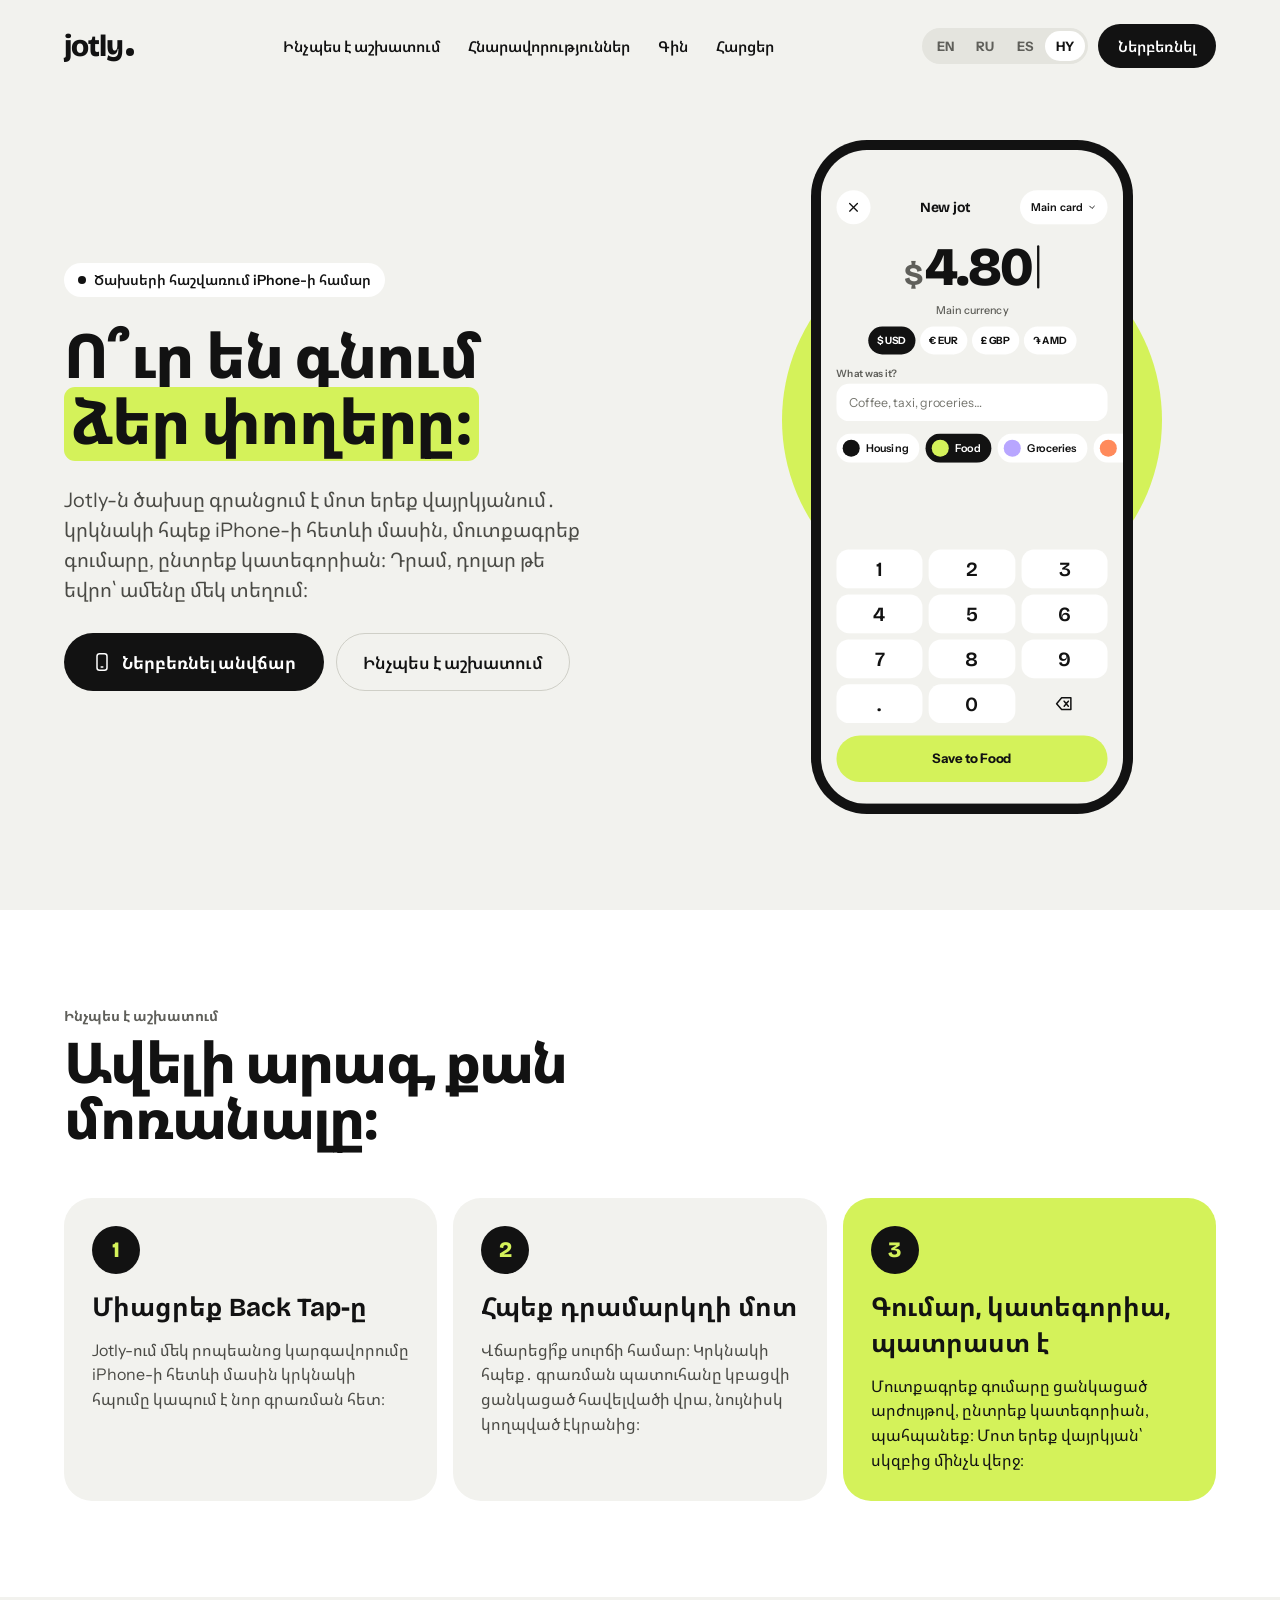
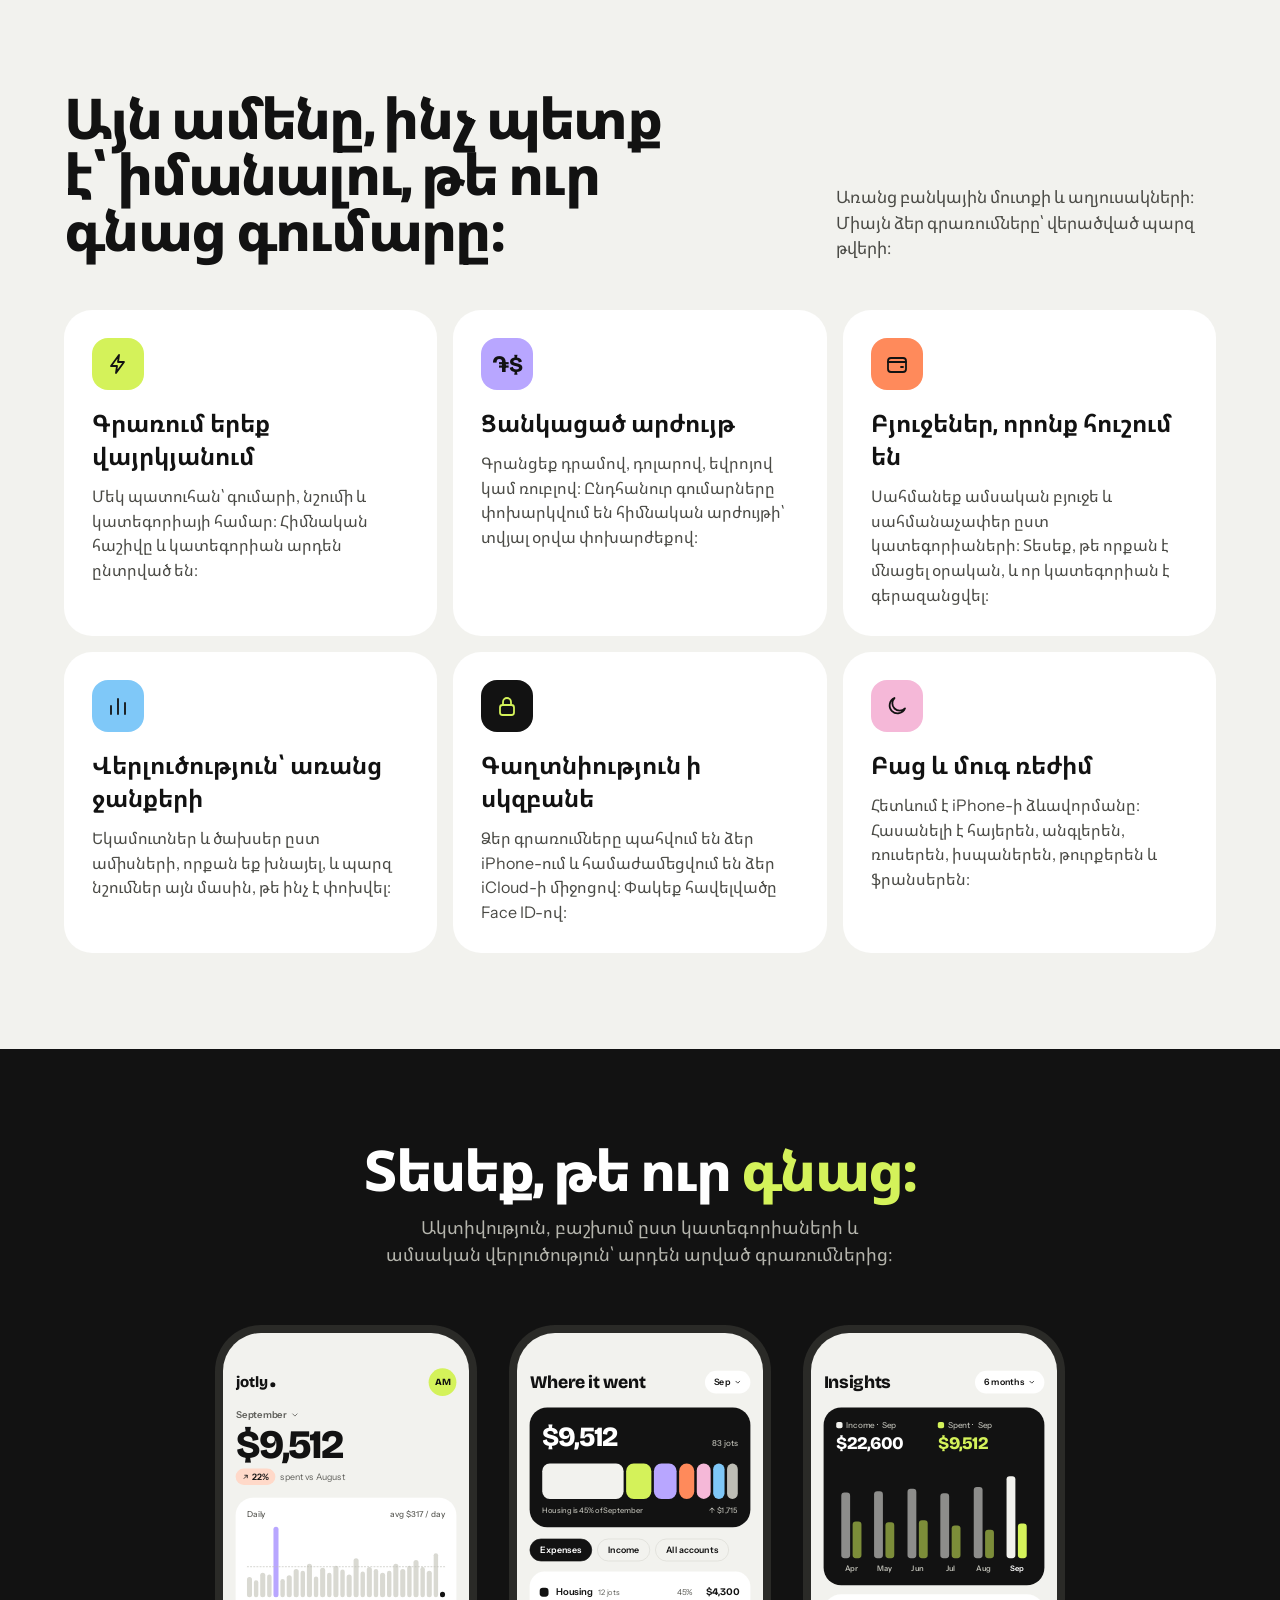
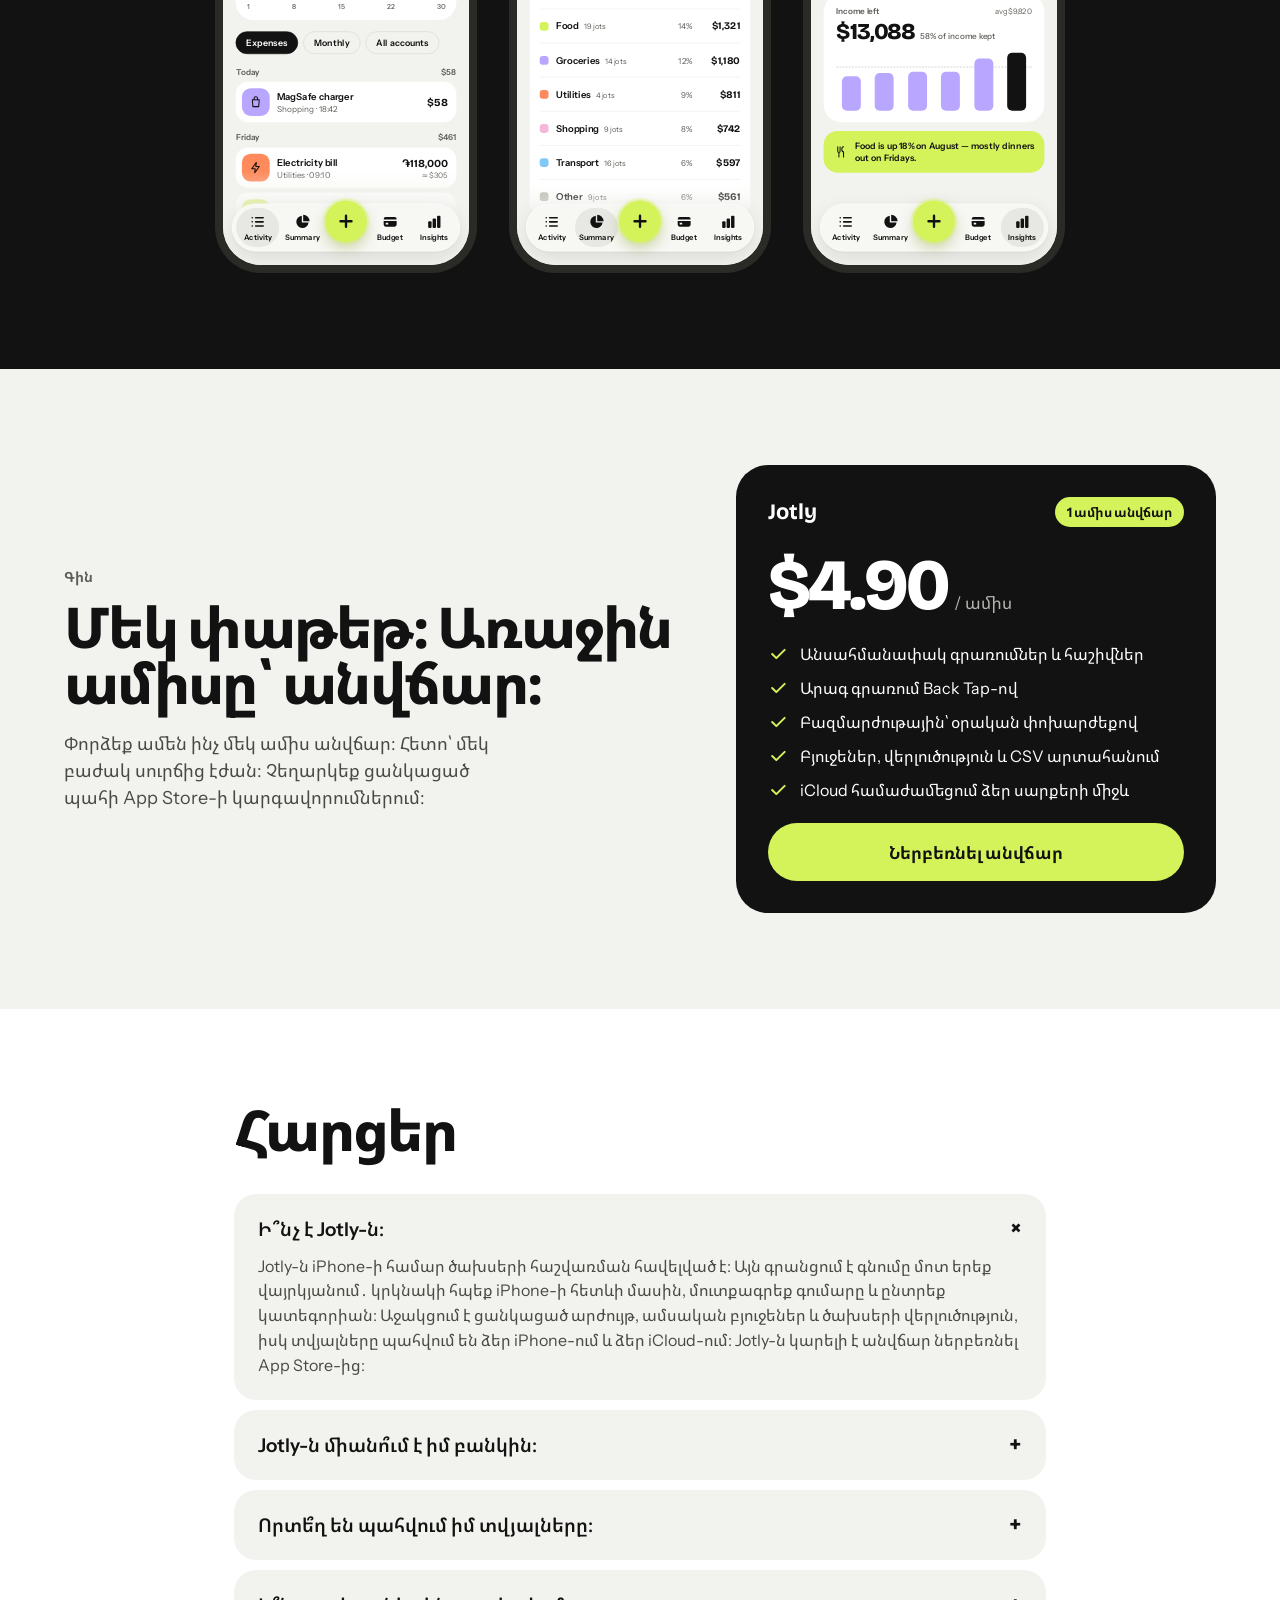
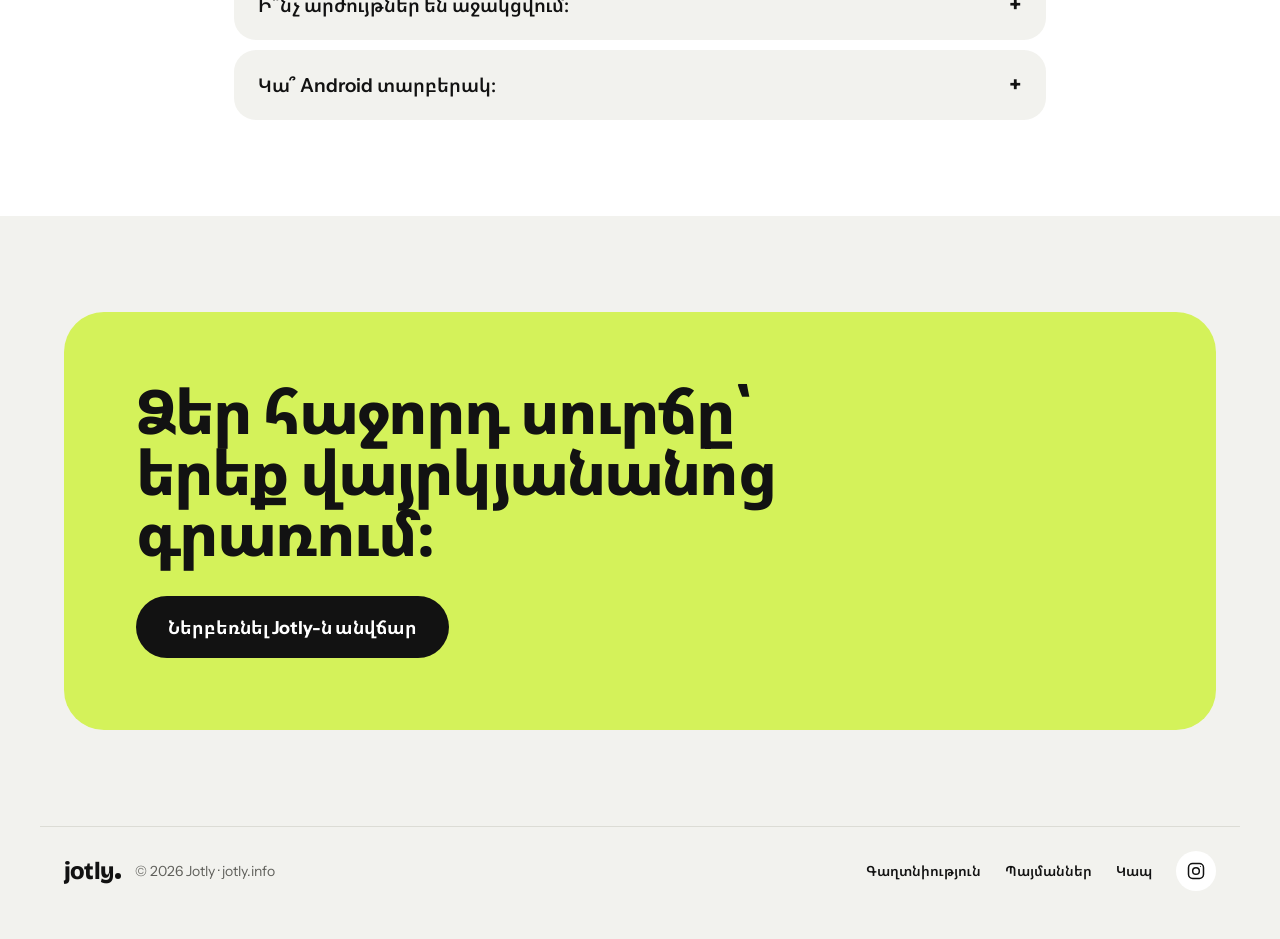
<file: hy/index.html>
<!doctype html>
<html lang="hy">
<head>
<meta charset="utf-8">
<meta name="viewport" content="width=device-width, initial-scale=1">
<title>Jotly — ծախսերի հաշվառման հավելված iPhone-ի համար</title>
<meta name="description" content="Գրանցեք ծախսը 3 վայրկյանում․ կրկնակի հպեք iPhone-ի հետևի մասին, մուտքագրեք գումարը, ընտրեք կատեգորիան։ Դրամ, դոլար, եվրո, բյուջեներ և վերլուծություն։">
<meta name="theme-color" content="#F2F2EE">
<meta property="og:title" content="Jotly — ծախսերի հաշվառման հավելված iPhone-ի համար">
<meta property="og:description" content="Գրանցեք ծախսը 3 վայրկյանում․ կրկնակի հպեք iPhone-ի հետևի մասին, մուտքագրեք գումարը, ընտրեք կատեգորիան։ Դրամ, դոլար, եվրո, բյուջեներ և վերլուծություն։">
<meta property="og:url" content="https://jotly.info/hy/">
<meta property="og:type" content="website">
<meta property="og:locale" content="hy_AM">
<meta property="og:site_name" content="Jotly">
<meta property="og:image" content="https://jotly.info/icons/og-image.png">
<meta property="og:image:width" content="1200">
<meta property="og:image:height" content="630">
<meta name="twitter:card" content="summary_large_image">
<meta name="twitter:image" content="https://jotly.info/icons/og-image.png">
<meta name="apple-itunes-app" content="app-id=6829495781">
<link rel="canonical" href="https://jotly.info/hy/">
<!-- i18n:alternates -->
<link rel="alternate" hreflang="en" href="https://jotly.info/">
<link rel="alternate" hreflang="ru" href="https://jotly.info/ru/">
<link rel="alternate" hreflang="es" href="https://jotly.info/es/">
<link rel="alternate" hreflang="hy" href="https://jotly.info/hy/">
<link rel="alternate" hreflang="x-default" href="https://jotly.info/">
<!-- /i18n:alternates -->
<script type="application/ld+json">
[
 {
  "@context": "https://schema.org",
  "@type": "WebSite",
  "name": "Jotly",
  "alternateName": [
   "jotly.info",
   "Jotly app"
  ],
  "url": "https://jotly.info/",
  "description": "Jotly is an expense tracker app for iPhone that logs a purchase in about three seconds."
 },
 {
  "@context": "https://schema.org",
  "@type": "Organization",
  "name": "Jotly",
  "url": "https://jotly.info/",
  "logo": "https://jotly.info/icons/icon-512.png",
  "sameAs": [
   "https://apps.apple.com/am/app/jotly-expense-tracker/id6829495781",
   "https://www.instagram.com/jotly.app/"
  ],
  "description": "Jotly is an expense tracker app for iPhone that logs a purchase in about three seconds."
 },
 {
  "@context": "https://schema.org",
  "@type": "MobileApplication",
  "name": "Jotly: Quick Expense Jot",
  "operatingSystem": "iOS",
  "applicationCategory": "FinanceApplication",
  "url": "https://jotly.info/",
  "installUrl": "https://apps.apple.com/am/app/jotly-expense-tracker/id6829495781",
  "image": "https://jotly.info/icons/icon-512.png",
  "description": "Log an expense in about three seconds: double-tap the back of your iPhone, type the amount, pick a category. Multi-currency, budgets and insights.",
  "alternateName": [
   "Jotly",
   "Jotly: Expense Tracker",
   "Jotly expense tracker"
  ]
 }
]
</script>
<!-- i18n:faq-schema -->
<script type="application/ld+json">
{
 "@context": "https://schema.org",
 "@type": "FAQPage",
 "mainEntity": [
  {
   "@type": "Question",
   "name": "Ի՞նչ է Jotly-ն։",
   "acceptedAnswer": {
    "@type": "Answer",
    "text": "Jotly-ն iPhone-ի համար ծախսերի հաշվառման հավելված է։ Այն գրանցում է գնումը մոտ երեք վայրկյանում․ կրկնակի հպեք iPhone-ի հետևի մասին, մուտքագրեք գումարը և ընտրեք կատեգորիան։ Աջակցում է ցանկացած արժույթ, ամսական բյուջեներ և ծախսերի վերլուծություն, իսկ տվյալները պահվում են ձեր iPhone-ում և ձեր iCloud-ում։ Jotly-ն կարելի է անվճար ներբեռնել App Store-ից։"
   }
  },
  {
   "@type": "Question",
   "name": "Jotly-ն միանո՞ւմ է իմ բանկին։",
   "acceptedAnswer": {
    "@type": "Answer",
    "text": "Ոչ։ Դուք ինքներդ եք գրանցում ծախսերը, ուստի բանկային մուտք պետք չէ։ Apple Wallet-ի վճարումներից ավտոմատ գրառումները շուտով կլինեն։"
   }
  },
  {
   "@type": "Question",
   "name": "Որտե՞ղ են պահվում իմ տվյալները։",
   "acceptedAnswer": {
    "@type": "Answer",
    "text": "Ձեր iPhone-ում՝ համաժամեցված ձեր iCloud հաշվի միջոցով։ Ցանկացած պահի կարող եք ամեն ինչ արտահանել CSV ֆայլով։"
   }
  },
  {
   "@type": "Question",
   "name": "Ի՞նչ արժույթներ են աջակցվում։",
   "acceptedAnswer": {
    "@type": "Answer",
    "text": "Ցանկացած։ Ընտրեք հիմնական արժույթ ընդհանուր գումարների և բյուջեների համար․ յուրաքանչյուր գրառում պահում է իր սկզբնական գումարը և տվյալ օրվա փոխարժեքը։"
   }
  },
  {
   "@type": "Question",
   "name": "Կա՞ Android տարբերակ։",
   "acceptedAnswer": {
    "@type": "Answer",
    "text": "Առայժմ Jotly-ն հասանելի է միայն iPhone-ի համար։ Հավելվածը հայերեն է, ինչպես նաև անգլերեն, ռուսերեն, իսպաներեն, թուրքերեն և ֆրանսերեն։"
   }
  }
 ]
}
</script>
<!-- /i18n:faq-schema -->
<link rel="icon" href="../favicon.ico" sizes="48x48">
<link rel="icon" href="../icons/favicon-32.png" type="image/png" sizes="32x32">
<link rel="icon" href="../icons/favicon-16.png" type="image/png" sizes="16x16">
<link rel="apple-touch-icon" href="../icons/apple-touch-icon.png">
<link rel="manifest" href="../site.webmanifest">
<link rel="preconnect" href="https://fonts.googleapis.com">
<link rel="preconnect" href="https://fonts.gstatic.com" crossorigin>
<link rel="stylesheet" href="https://fonts.googleapis.com/css2?family=Bricolage+Grotesque:opsz,wght@12..96,500;12..96,700;12..96,800&family=Instrument+Sans:wght@400;500;600;700&display=swap">
<!-- i18n:fonts -->
<link rel="stylesheet" href="https://fonts.googleapis.com/css2?family=Noto+Sans+Armenian:wght@400;500;600;700;800&display=swap">
<!-- /i18n:fonts -->
<link rel="stylesheet" href="../css/styles.css">
</head>
<body>

<header class="site-header wrap">
  <a href="#top" class="logo" aria-label="Jotly home">jotly<span class="logo-dot"></span></a>
  <nav aria-label="Main" class="main-nav">
    <a href="#how" data-i18n="nav.how">Ինչպես է աշխատում</a>
    <a href="#features" data-i18n="nav.features">Հնարավորություններ</a>
    <a href="#pricing" data-i18n="nav.pricing">Գին</a>
    <a href="#faq" data-i18n="nav.faq">Հարցեր</a>
  </nav>
  <div class="header-actions">
    <nav aria-label="Language" class="lang"><!-- i18n:switch -->
      <a href="../" hreflang="en" lang="en" title="English">EN</a>
      <a href="../ru/" hreflang="ru" lang="ru" title="Русский">RU</a>
      <a href="../es/" hreflang="es" lang="es" title="Español">ES</a>
      <a href="../hy/" hreflang="hy" lang="hy" title="Հայերեն" aria-current="page">HY</a>
    <!-- /i18n:switch --></nav>
    <a href="https://apps.apple.com/am/app/jotly-expense-tracker/id6829495781" class="btn btn-dark btn-sm" data-i18n="nav.cta">Ներբեռնել</a>
  </div>
</header>

<main>

<section id="top" class="hero wrap">
  <div class="hero-copy">
    <span class="pill"><span class="pill-dot"></span><span data-i18n="hero.badge">Ծախսերի հաշվառում iPhone-ի համար</span></span>
    <h1 class="hero-title" data-i18n-html="hero.title">Ո՞ւր են գնում<br><mark>ձեր փողերը։</mark></h1>
    <p class="hero-lede" data-i18n="hero.lede">Jotly-ն ծախսը գրանցում է մոտ երեք վայրկյանում․ կրկնակի հպեք iPhone-ի հետևի մասին, մուտքագրեք գումարը, ընտրեք կատեգորիան։ Դրամ, դոլար թե եվրո՝ ամենը մեկ տեղում։</p>
    <div class="hero-ctas">
      <a href="https://apps.apple.com/am/app/jotly-expense-tracker/id6829495781" class="btn btn-dark btn-lg">
        <svg width="20" height="20" viewBox="0 0 24 24" fill="none" stroke="currentColor" stroke-width="1.8" stroke-linecap="round" stroke-linejoin="round" aria-hidden="true"><rect x="6" y="2" width="12" height="20" rx="3"/><path d="M11 18h2"/></svg>
        <span data-i18n="hero.cta">Ներբեռնել անվճար</span>
      </a>
      <a href="#how" class="btn btn-outline btn-lg" data-i18n="hero.cta2">Ինչպես է աշխատում</a>
    </div>
  </div>

  <div class="hero-visual">
    <div class="hero-blob" aria-hidden="true"></div>
    <div class="phone phone-lg">
      <div class="phone-screen">
        <div class="screen-scale">
          <!-- Quick jot screen (interactive demo) -->
          <div class="scr scr-jot" id="quickjot">
            <header class="jot-head">
              <span class="circ-btn" aria-hidden="true"><svg width="20" height="20" viewBox="0 0 24 24" fill="none" stroke="currentColor" stroke-width="2" stroke-linecap="round"><path d="M6 6l12 12M18 6L6 18"/></svg></span>
              <span class="jot-title">New jot</span>
              <span class="soft-chip">Main card<svg width="12" height="12" viewBox="0 0 24 24" fill="none" stroke="currentColor" stroke-width="2.4" stroke-linecap="round" stroke-linejoin="round" aria-hidden="true"><path d="M6 9l6 6 6-6"/></svg></span>
            </header>
            <div class="jot-amount-wrap">
              <div class="jot-amount" aria-live="polite">
                <span class="jot-sym" data-jot="sym">$</span>
                <span class="jot-num" data-jot="amount">4.80</span>
                <span class="jot-caret" aria-hidden="true"></span>
              </div>
              <div class="jot-conv" data-jot="conv"></div>
              <div role="group" aria-label="Currency" class="jot-curs" data-jot="curs"></div>
            </div>
            <div class="jot-note">
              <label for="jot-note">What was it?</label>
              <input id="jot-note" type="text" placeholder="Coffee, taxi, groceries…" autocomplete="off">
            </div>
            <div role="group" aria-label="Category" class="jot-cats" data-jot="cats"></div>
            <div class="spacer"></div>
            <div class="jot-keys" data-jot="keys"></div>
            <button type="button" class="jot-save" data-jot="save">Save to Food</button>
          </div>
        </div>
      </div>
    </div>
  </div>
</section>

<section id="how" class="band-white">
  <div class="wrap section stack-48">
    <div class="section-head">
      <span class="kicker" data-i18n="how.kicker">Ինչպես է աշխատում</span>
      <h2 data-i18n="how.title">Ավելի արագ, քան մոռանալը։</h2>
    </div>
    <ol class="steps">
      <li class="step">
        <span class="step-num">1</span>
        <h3 data-i18n="how.s1.t">Միացրեք Back Tap-ը</h3>
        <p data-i18n="how.s1.p">Jotly-ում մեկ րոպեանոց կարգավորումը iPhone-ի հետևի մասին կրկնակի հպումը կապում է նոր գրառման հետ։</p>
      </li>
      <li class="step">
        <span class="step-num">2</span>
        <h3 data-i18n="how.s2.t">Հպեք դրամարկղի մոտ</h3>
        <p data-i18n="how.s2.p">Վճարեցի՞ք սուրճի համար։ Կրկնակի հպեք․ գրառման պատուհանը կբացվի ցանկացած հավելվածի վրա, նույնիսկ կողպված էկրանից։</p>
      </li>
      <li class="step step-lime">
        <span class="step-num">3</span>
        <h3 data-i18n="how.s3.t">Գումար, կատեգորիա, պատրաստ է</h3>
        <p data-i18n="how.s3.p">Մուտքագրեք գումարը ցանկացած արժույթով, ընտրեք կատեգորիան, պահպանեք։ Մոտ երեք վայրկյան՝ սկզբից մինչև վերջ։</p>
      </li>
    </ol>
  </div>
</section>

<section id="features" class="wrap section stack-48">
  <div class="features-head">
    <h2 data-i18n="feat.title">Այն ամենը, ինչ պետք է՝ իմանալու, թե ուր գնաց գումարը։</h2>
    <p data-i18n="feat.lede">Առանց բանկային մուտքի և աղյուսակների։ Միայն ձեր գրառումները՝ վերածված պարզ թվերի։</p>
  </div>
  <div class="features">
    <article class="feature">
      <span class="feat-icon" style="--c:var(--lime)"><svg width="24" height="24" viewBox="0 0 24 24" fill="none" stroke="#121212" stroke-width="1.8" stroke-linecap="round" stroke-linejoin="round" aria-hidden="true"><path d="M13 3L5 14h6l-1 7 8-11h-6z"/></svg></span>
      <h3 data-i18n="feat.1.t">Գրառում երեք վայրկյանում</h3>
      <p data-i18n="feat.1.p">Մեկ պատուհան՝ գումարի, նշումի և կատեգորիայի համար։ Հիմնական հաշիվը և կատեգորիան արդեն ընտրված են։</p>
    </article>
    <article class="feature">
      <span class="feat-icon feat-icon-text" style="--c:var(--violet)">֏$</span>
      <h3 data-i18n="feat.2.t">Ցանկացած արժույթ</h3>
      <p data-i18n="feat.2.p">Գրանցեք դրամով, դոլարով, եվրոյով կամ ռուբլով։ Ընդհանուր գումարները փոխարկվում են հիմնական արժույթի՝ տվյալ օրվա փոխարժեքով։</p>
    </article>
    <article class="feature">
      <span class="feat-icon" style="--c:var(--orange)"><svg width="24" height="24" viewBox="0 0 24 24" fill="none" stroke="#121212" stroke-width="1.8" stroke-linecap="round" stroke-linejoin="round" aria-hidden="true"><rect x="3" y="6" width="18" height="14" rx="3"/><path d="M3 10h18M16 15h2"/></svg></span>
      <h3 data-i18n="feat.3.t">Բյուջեներ, որոնք հուշում են</h3>
      <p data-i18n="feat.3.p">Սահմանեք ամսական բյուջե և սահմանաչափեր ըստ կատեգորիաների։ Տեսեք, թե որքան է մնացել օրական, և որ կատեգորիան է գերազանցվել։</p>
    </article>
    <article class="feature">
      <span class="feat-icon" style="--c:var(--sky)"><svg width="24" height="24" viewBox="0 0 24 24" fill="none" stroke="#121212" stroke-width="1.8" stroke-linecap="round" stroke-linejoin="round" aria-hidden="true"><path d="M5 20v-8M12 20V5M19 20v-11"/></svg></span>
      <h3 data-i18n="feat.4.t">Վերլուծություն՝ առանց ջանքերի</h3>
      <p data-i18n="feat.4.p">Եկամուտներ և ծախսեր ըստ ամիսների, որքան եք խնայել, և պարզ նշումներ այն մասին, թե ինչ է փոխվել։</p>
    </article>
    <article class="feature">
      <span class="feat-icon" style="--c:var(--ink)"><svg width="24" height="24" viewBox="0 0 24 24" fill="none" stroke="#D4F25A" stroke-width="1.8" stroke-linecap="round" stroke-linejoin="round" aria-hidden="true"><rect x="5" y="11" width="14" height="10" rx="2.5"/><path d="M8 11V8a4 4 0 0 1 8 0v3"/></svg></span>
      <h3 data-i18n="feat.5.t">Գաղտնիություն ի սկզբանե</h3>
      <p data-i18n="feat.5.p">Ձեր գրառումները պահվում են ձեր iPhone-ում և համաժամեցվում են ձեր iCloud-ի միջոցով։ Փակեք հավելվածը Face ID-ով։</p>
    </article>
    <article class="feature">
      <span class="feat-icon" style="--c:var(--pink)"><svg width="24" height="24" viewBox="0 0 24 24" fill="none" stroke="#121212" stroke-width="1.8" stroke-linecap="round" stroke-linejoin="round" aria-hidden="true"><path d="M20 14.5A8 8 0 1 1 9.5 4a6.5 6.5 0 0 0 10.5 10.5z"/></svg></span>
      <h3 data-i18n="feat.6.t">Բաց և մուգ ռեժիմ</h3>
      <p data-i18n="feat.6.p">Հետևում է iPhone-ի ձևավորմանը։ Հասանելի է հայերեն, անգլերեն, ռուսերեն, իսպաներեն, թուրքերեն և ֆրանսերեն։</p>
    </article>
  </div>
</section>

<section aria-label="App screens" class="band-dark">
  <div class="wrap section screens-section">
    <div class="center-head">
      <h2 data-i18n-html="screens.title">Տեսեք, թե ուր <span class="lime-text">գնաց։</span></h2>
      <p data-i18n="screens.lede">Ակտիվություն, բաշխում ըստ կատեգորիաների և ամսական վերլուծություն՝ արդեն արված գրառումներից։</p>
    </div>
    <div class="screens">

      <!-- Activity -->
      <div class="phone phone-sm"><div class="phone-screen"><div class="screen-scale">
        <div class="scr scr-tab">
          <header class="tab-head">
            <div class="logo logo-app">jotly<span class="logo-dot"></span></div>
            <span class="avatar">AM</span>
          </header>
          <section class="act-top">
            <span class="month-btn">September<svg width="14" height="14" viewBox="0 0 24 24" fill="none" stroke="currentColor" stroke-width="2.2" stroke-linecap="round" stroke-linejoin="round" aria-hidden="true"><path d="M6 9l6 6 6-6"/></svg></span>
            <div class="big-num">$9,512</div>
            <div class="delta-line"><span class="delta"><svg width="12" height="12" viewBox="0 0 24 24" fill="none" stroke="currentColor" stroke-width="2.6" stroke-linecap="round" stroke-linejoin="round" aria-hidden="true"><path d="M7 17L17 7M9 7h8v8"/></svg>22%</span>spent vs August</div>
          </section>
          <section class="card-white daily">
            <div class="row-between muted-13"><span>Daily</span><span>avg $317 / day</span></div>
            <div class="bars" id="daily-bars"><div class="bars-avg"></div></div>
            <div class="row-between bar-axis"><span>1</span><span>8</span><span>15</span><span>22</span><span>30</span></div>
          </section>
          <div class="chips">
            <span class="chip chip-on">Expenses</span><span class="chip">Monthly</span><span class="chip">All accounts</span>
          </div>
          <section class="tx-list">
            <div class="row-between tx-day"><span>Today</span><span>$58</span></div>
            <div class="tx">
              <div class="tx-icon" style="background:#B8A6FF"><svg width="22" height="22" viewBox="0 0 24 24" fill="none" stroke="#121212" stroke-width="1.8" stroke-linecap="round" stroke-linejoin="round" aria-hidden="true"><path d="M6 8h12l-1 12H7L6 8z"/><path d="M9 8V6a3 3 0 0 1 6 0v2"/></svg></div>
              <div class="tx-main"><span class="tx-name">MagSafe charger</span><span class="tx-meta">Shopping · 18:42</span></div>
              <span class="tx-amt">$58</span>
            </div>
            <div class="row-between tx-day tx-day-gap"><span>Friday</span><span>$461</span></div>
            <div class="tx">
              <div class="tx-icon" style="background:#FF8A5B"><svg width="22" height="22" viewBox="0 0 24 24" fill="none" stroke="#121212" stroke-width="1.8" stroke-linecap="round" stroke-linejoin="round" aria-hidden="true"><path d="M13 3L5 14h6l-1 7 8-11h-6z"/></svg></div>
              <div class="tx-main"><span class="tx-name">Electricity bill</span><span class="tx-meta">Utilities · 09:10</span></div>
              <span class="tx-amt-wrap"><span class="tx-amt">֏118,000</span><span class="tx-conv">≈ $305</span></span>
            </div>
            <div class="tx">
              <div class="tx-icon" style="background:#D4F25A"><svg width="22" height="22" viewBox="0 0 24 24" fill="none" stroke="#121212" stroke-width="1.8" stroke-linecap="round" stroke-linejoin="round" aria-hidden="true"><path d="M7 3v8a2 2 0 0 0 4 0V3M9 13v8M17 3c-2 0-3 2-3 5s1 4 3 4v9"/></svg></div>
              <div class="tx-main"><span class="tx-name">Dinner out</span><span class="tx-meta">Food · 20:15</span></div>
              <span class="tx-amt">$132</span>
            </div>
          </section>
          <div class="fade" aria-hidden="true"></div>
          <div class="tabbar" data-active="activity" aria-hidden="true"></div>
        </div>
      </div></div></div>

      <!-- Summary -->
      <div class="phone phone-sm"><div class="phone-screen"><div class="screen-scale">
        <div class="scr scr-tab">
          <header class="tab-head">
            <span class="scr-h1">Where it went</span>
            <span class="soft-chip soft-chip-sm">Sep<svg width="12" height="12" viewBox="0 0 24 24" fill="none" stroke="currentColor" stroke-width="2.4" stroke-linecap="round" stroke-linejoin="round" aria-hidden="true"><path d="M6 9l6 6 6-6"/></svg></span>
          </header>
          <section class="card-dark sum-card">
            <div class="row-between baseline">
              <span class="dark-num">$9,512</span>
              <span class="grey-13">83 jots</span>
            </div>
            <div class="split" id="sum-split"></div>
            <div class="row-between grey-12 split-foot"><span>Housing is 45% of September</span><span>↑ $1,715</span></div>
          </section>
          <div class="chips">
            <span class="chip chip-on">Expenses</span><span class="chip">Income</span><span class="chip">All accounts</span>
          </div>
          <ul class="cat-list" id="sum-list"></ul>
          <div class="fade fade-130" aria-hidden="true"></div>
          <div class="tabbar" data-active="summary" aria-hidden="true"></div>
        </div>
      </div></div></div>

      <!-- Insights -->
      <div class="phone phone-sm"><div class="phone-screen"><div class="screen-scale">
        <div class="scr scr-tab" id="insights">
          <header class="tab-head">
            <span class="scr-h1">Insights</span>
            <span class="soft-chip soft-chip-sm">6 months<svg width="12" height="12" viewBox="0 0 24 24" fill="none" stroke="currentColor" stroke-width="2.4" stroke-linecap="round" stroke-linejoin="round" aria-hidden="true"><path d="M6 9l6 6 6-6"/></svg></span>
          </header>
          <section class="card-dark ins-card">
            <div class="ins-totals">
              <div class="ins-total"><span class="grey-13 legend"><span class="sw" style="background:#F2F2EE"></span>Income · <span data-ins="name">Sep</span></span><span class="ins-num" data-ins="inc">$22,600</span></div>
              <div class="ins-total"><span class="grey-13 legend"><span class="sw" style="background:#D4F25A"></span>Spent · <span data-ins="name">Sep</span></span><span class="ins-num lime-text" data-ins="exp">$9,512</span></div>
            </div>
            <div class="ins-months" data-ins="months"></div>
          </section>
          <section class="card-white left-card">
            <div class="row-between baseline"><span class="muted-13 bold">Income left</span><span class="muted-12">avg $9,820</span></div>
            <div class="left-line"><span class="left-num" data-ins="left">$13,088</span><span class="muted-13"><span data-ins="rate">58%</span> of income kept</span></div>
            <div class="left-bars" data-ins="leftbars"><div class="left-avg" data-ins="avg"></div></div>
          </section>
          <div class="ins-note">
            <svg width="22" height="22" viewBox="0 0 24 24" fill="none" stroke="#121212" stroke-width="1.8" stroke-linecap="round" stroke-linejoin="round" aria-hidden="true"><path d="M7 3v8a2 2 0 0 0 4 0V3M9 13v8M17 3c-2 0-3 2-3 5s1 4 3 4v9"/></svg>
            <span>Food is up 18% on August — mostly dinners out on Fridays.</span>
          </div>
          <div class="fade fade-120" aria-hidden="true"></div>
          <div class="tabbar" data-active="insights" aria-hidden="true"></div>
        </div>
      </div></div></div>

    </div>
  </div>
</section>

<section id="pricing" class="wrap section pricing">
  <div class="pricing-copy">
    <span class="kicker" data-i18n="price.kicker">Գին</span>
    <h2 data-i18n="price.title">Մեկ փաթեթ։ Առաջին ամիսը՝ անվճար։</h2>
    <p data-i18n="price.lede">Փորձեք ամեն ինչ մեկ ամիս անվճար։ Հետո՝ մեկ բաժակ սուրճից էժան։ Չեղարկեք ցանկացած պահի App Store-ի կարգավորումներում։</p>
  </div>
  <div class="price-card">
    <div class="row-between center">
      <span class="price-name">Jotly</span>
      <span class="lime-badge" data-i18n="price.badge">1 ամիս անվճար</span>
    </div>
    <div class="price"><span class="price-num">$4.90</span><span class="price-per" data-i18n="price.per">/ ամիս</span></div>
    <ul class="checks">
      <li><svg width="20" height="20" viewBox="0 0 24 24" fill="none" stroke="#D4F25A" stroke-width="2.4" stroke-linecap="round" stroke-linejoin="round" aria-hidden="true"><path d="M5 12l5 5L20 7"/></svg><span data-i18n="price.f1">Անսահմանափակ գրառումներ և հաշիվներ</span></li>
      <li><svg width="20" height="20" viewBox="0 0 24 24" fill="none" stroke="#D4F25A" stroke-width="2.4" stroke-linecap="round" stroke-linejoin="round" aria-hidden="true"><path d="M5 12l5 5L20 7"/></svg><span data-i18n="price.f2">Արագ գրառում Back Tap-ով</span></li>
      <li><svg width="20" height="20" viewBox="0 0 24 24" fill="none" stroke="#D4F25A" stroke-width="2.4" stroke-linecap="round" stroke-linejoin="round" aria-hidden="true"><path d="M5 12l5 5L20 7"/></svg><span data-i18n="price.f3">Բազմարժութային՝ օրական փոխարժեքով</span></li>
      <li><svg width="20" height="20" viewBox="0 0 24 24" fill="none" stroke="#D4F25A" stroke-width="2.4" stroke-linecap="round" stroke-linejoin="round" aria-hidden="true"><path d="M5 12l5 5L20 7"/></svg><span data-i18n="price.f4">Բյուջեներ, վերլուծություն և CSV արտահանում</span></li>
      <li><svg width="20" height="20" viewBox="0 0 24 24" fill="none" stroke="#D4F25A" stroke-width="2.4" stroke-linecap="round" stroke-linejoin="round" aria-hidden="true"><path d="M5 12l5 5L20 7"/></svg><span data-i18n="price.f5">iCloud համաժամեցում ձեր սարքերի միջև</span></li>
    </ul>
    <a href="https://apps.apple.com/am/app/jotly-expense-tracker/id6829495781" class="btn btn-lime btn-lg btn-block" data-i18n="price.cta">Ներբեռնել անվճար</a>
  </div>
</section>

<section id="faq" class="band-white">
  <div class="wrap-narrow section faq">
    <h2 data-i18n="faq.title">Հարցեր</h2>
    <div class="faq-list">
      <details open><summary data-i18n="faq.0.q">Ի՞նչ է Jotly-ն։</summary><p data-i18n="faq.0.a">Jotly-ն iPhone-ի համար ծախսերի հաշվառման հավելված է։ Այն գրանցում է գնումը մոտ երեք վայրկյանում․ կրկնակի հպեք iPhone-ի հետևի մասին, մուտքագրեք գումարը և ընտրեք կատեգորիան։ Աջակցում է ցանկացած արժույթ, ամսական բյուջեներ և ծախսերի վերլուծություն, իսկ տվյալները պահվում են ձեր iPhone-ում և ձեր iCloud-ում։ Jotly-ն կարելի է անվճար ներբեռնել App Store-ից։</p></details>
      <details><summary data-i18n="faq.1.q">Jotly-ն միանո՞ւմ է իմ բանկին։</summary><p data-i18n="faq.1.a">Ոչ։ Դուք ինքներդ եք գրանցում ծախսերը, ուստի բանկային մուտք պետք չէ։ Apple Wallet-ի վճարումներից ավտոմատ գրառումները շուտով կլինեն։</p></details>
      <details><summary data-i18n="faq.2.q">Որտե՞ղ են պահվում իմ տվյալները։</summary><p data-i18n="faq.2.a">Ձեր iPhone-ում՝ համաժամեցված ձեր iCloud հաշվի միջոցով։ Ցանկացած պահի կարող եք ամեն ինչ արտահանել CSV ֆայլով։</p></details>
      <details><summary data-i18n="faq.3.q">Ի՞նչ արժույթներ են աջակցվում։</summary><p data-i18n="faq.3.a">Ցանկացած։ Ընտրեք հիմնական արժույթ ընդհանուր գումարների և բյուջեների համար․ յուրաքանչյուր գրառում պահում է իր սկզբնական գումարը և տվյալ օրվա փոխարժեքը։</p></details>
      <details><summary data-i18n="faq.4.q">Կա՞ Android տարբերակ։</summary><p data-i18n="faq.4.a">Առայժմ Jotly-ն հասանելի է միայն iPhone-ի համար։ Հավելվածը հայերեն է, ինչպես նաև անգլերեն, ռուսերեն, իսպաներեն, թուրքերեն և ֆրանսերեն։</p></details>
    </div>
  </div>
</section>

<section class="wrap section">
  <div class="final-cta">
    <h2 data-i18n="final.title">Ձեր հաջորդ սուրճը՝ երեք վայրկյանանոց գրառում։</h2>
    <a href="https://apps.apple.com/am/app/jotly-expense-tracker/id6829495781" class="btn btn-dark btn-xl" data-i18n="final.cta">Ներբեռնել Jotly-ն անվճար</a>
  </div>
</section>

</main>

<footer class="site-footer wrap">
  <div class="footer-brand">
    <span class="logo logo-sm">jotly<span class="logo-dot"></span></span>
    <span class="muted-14">© 2026 Jotly · jotly.info</span>
  </div>
  <nav aria-label="Footer" class="footer-nav">
    <a href="../privacy.html" data-i18n="foot.privacy">Գաղտնիություն</a>
    <a href="../terms.html" data-i18n="foot.terms">Պայմաններ</a>
    <a href="../contact.html" data-i18n="foot.contact">Կապ</a>
    <a href="https://www.instagram.com/jotly.app/" class="social" aria-label="Jotly on Instagram (@jotly.app)" target="_blank" rel="noopener"><svg width="20" height="20" viewBox="0 0 24 24" fill="none" stroke="currentColor" stroke-width="1.8" stroke-linecap="round" stroke-linejoin="round" aria-hidden="true"><rect x="3" y="3" width="18" height="18" rx="5"/><circle cx="12" cy="12" r="4"/><circle cx="17.3" cy="6.7" r="0.6" fill="currentColor" stroke="none"/></svg></a>
  </nav>
</footer>

<script src="../js/main.js"></script>
</body>
</html>
</file>
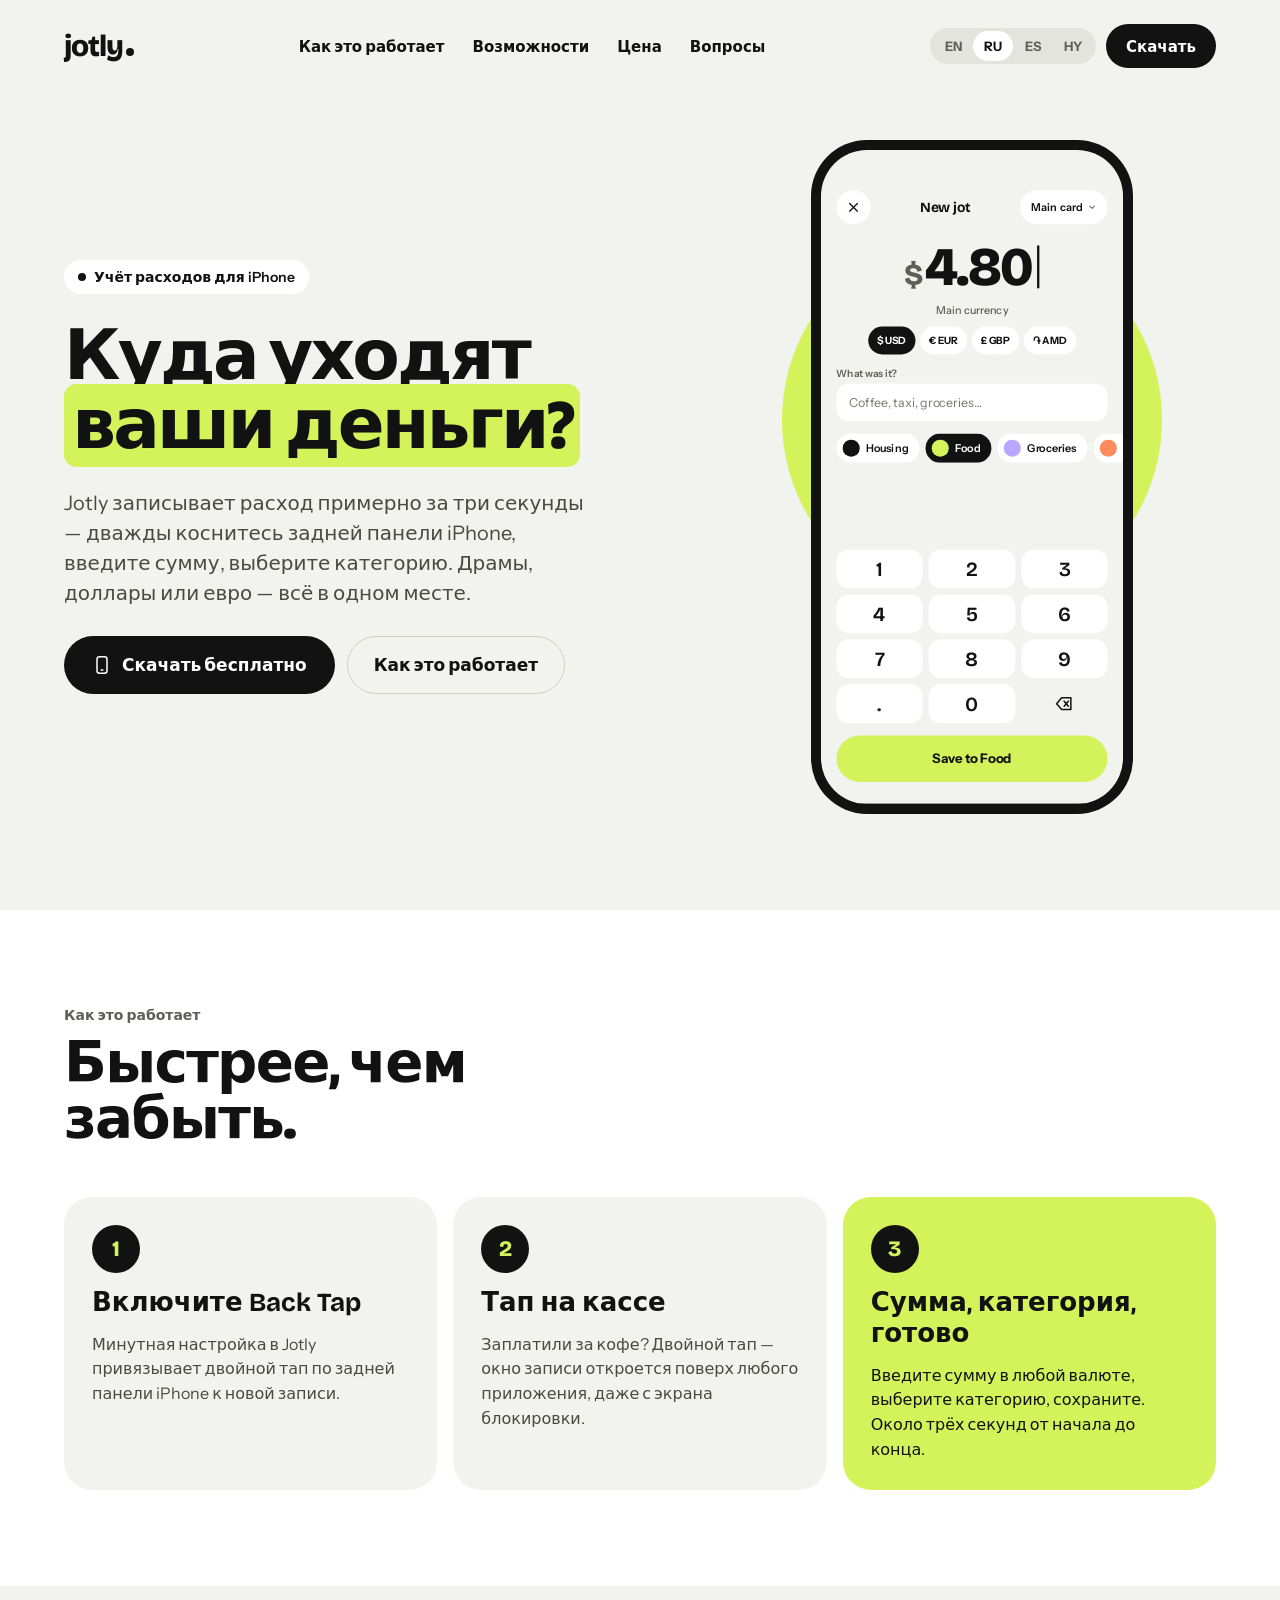
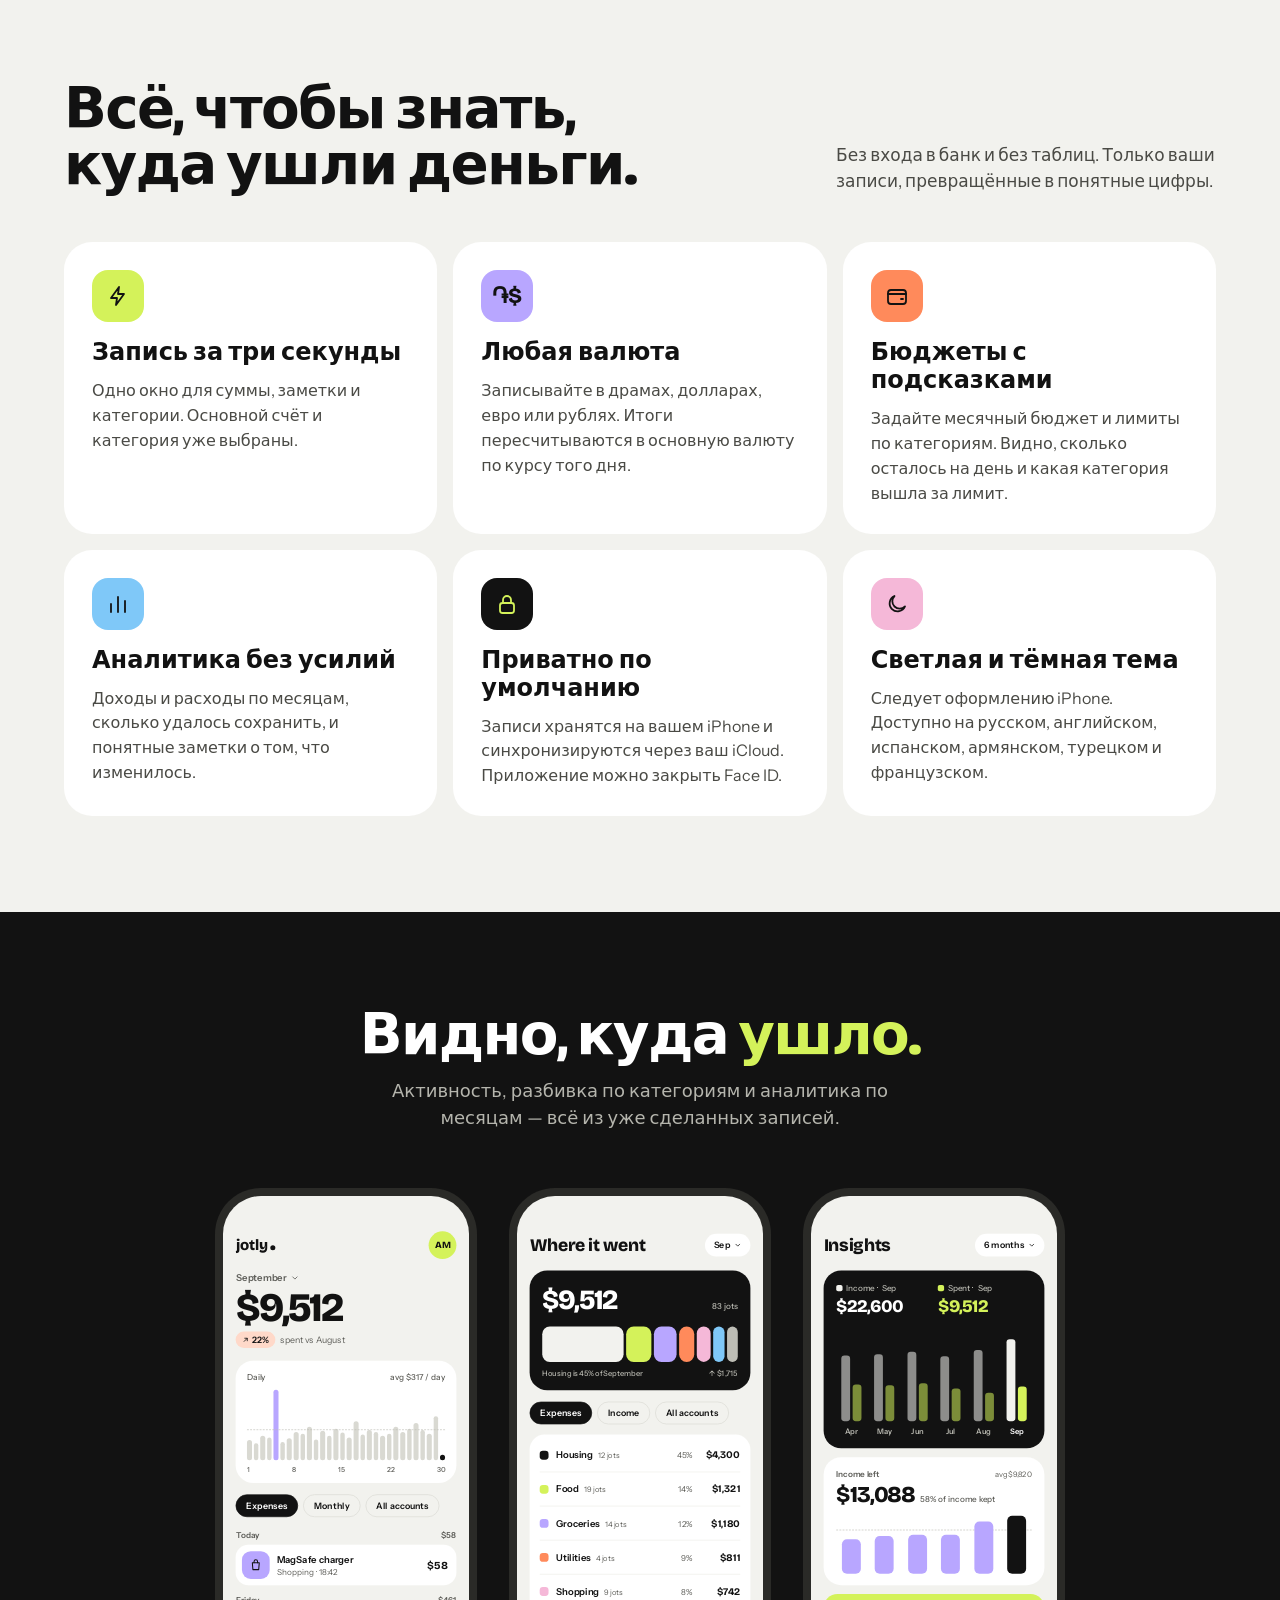
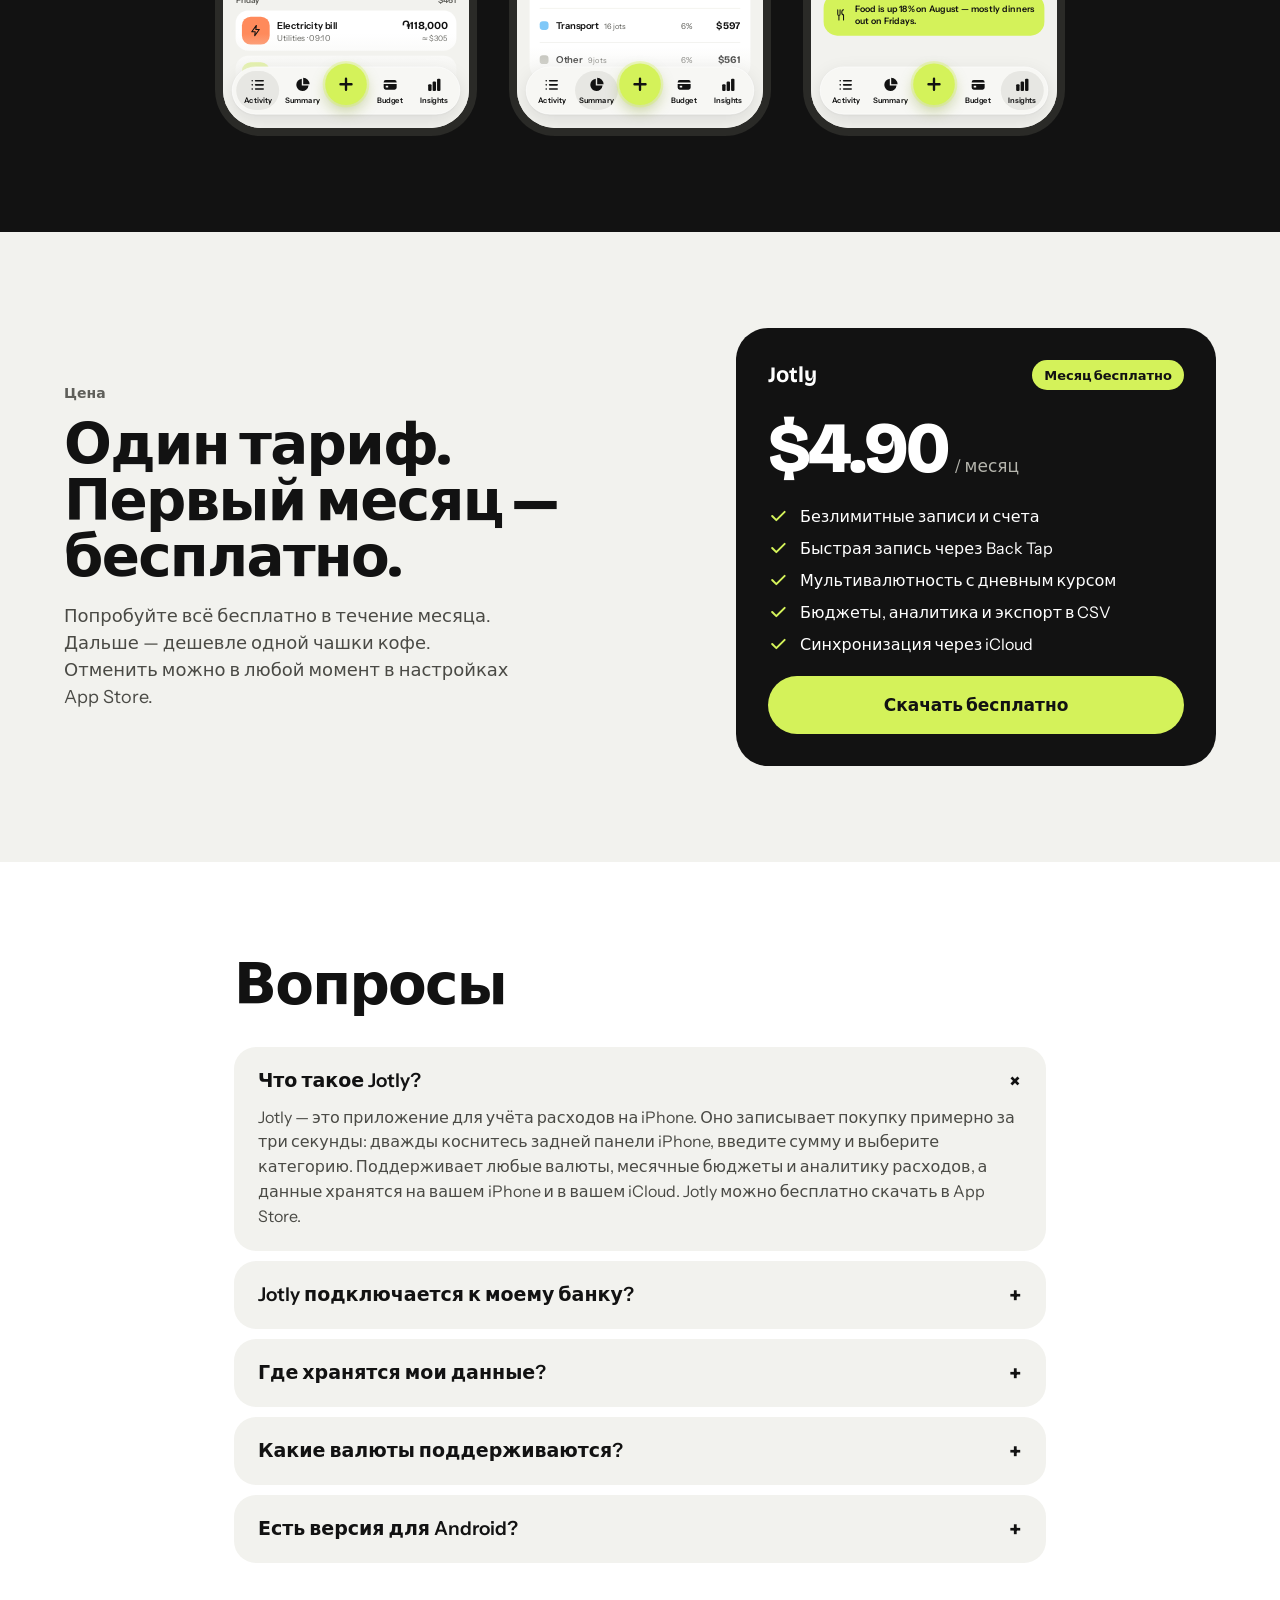
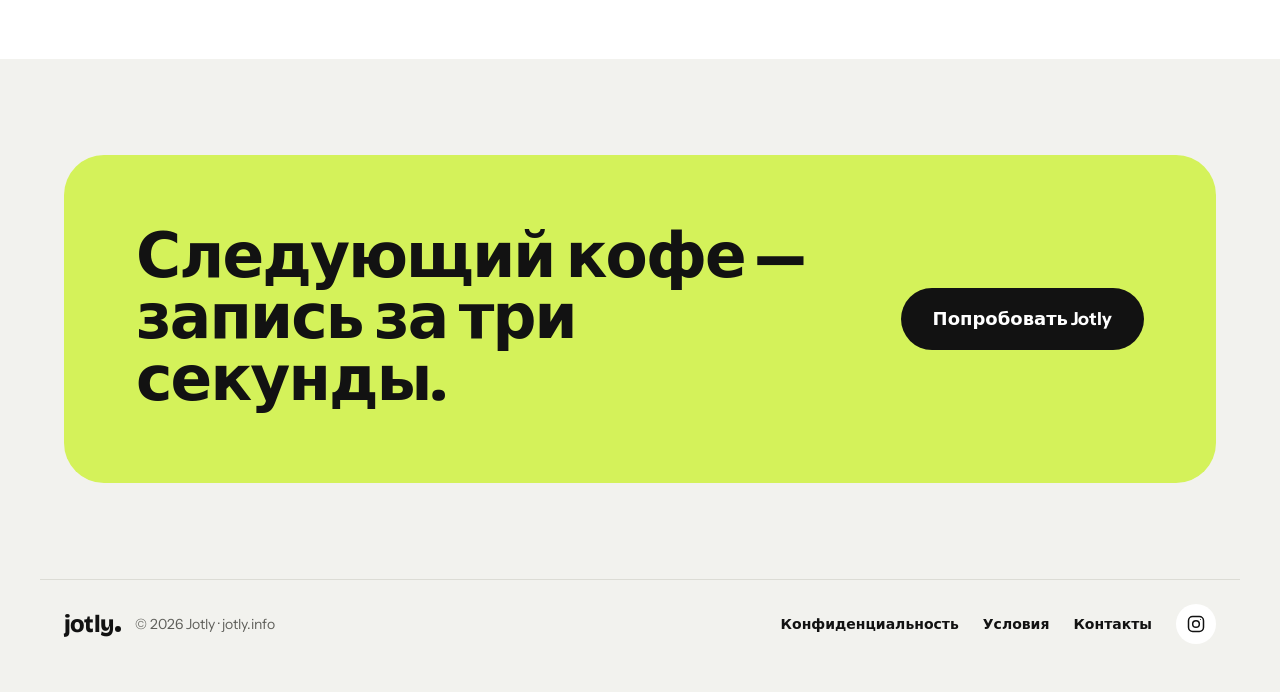
<file: ru/index.html>
<!doctype html>
<html lang="ru">
<head>
<meta charset="utf-8">
<meta name="viewport" content="width=device-width, initial-scale=1">
<title>Jotly — приложение для учёта расходов на iPhone</title>
<meta name="description" content="Записывайте расходы за 3 секунды: двойной тап по задней панели iPhone, сумма, категория. Мультивалютность, бюджеты и аналитика трат. Скачайте бесплатно.">
<meta name="theme-color" content="#F2F2EE">
<meta property="og:title" content="Jotly — приложение для учёта расходов на iPhone">
<meta property="og:description" content="Записывайте расходы за 3 секунды: двойной тап по задней панели iPhone, сумма, категория. Мультивалютность, бюджеты и аналитика трат. Скачайте бесплатно.">
<meta property="og:url" content="https://jotly.info/ru/">
<meta property="og:type" content="website">
<meta property="og:locale" content="ru_RU">
<meta property="og:site_name" content="Jotly">
<meta property="og:image" content="https://jotly.info/icons/og-image.png">
<meta property="og:image:width" content="1200">
<meta property="og:image:height" content="630">
<meta name="twitter:card" content="summary_large_image">
<meta name="twitter:image" content="https://jotly.info/icons/og-image.png">
<meta name="apple-itunes-app" content="app-id=6829495781">
<link rel="canonical" href="https://jotly.info/ru/">
<!-- i18n:alternates -->
<link rel="alternate" hreflang="en" href="https://jotly.info/">
<link rel="alternate" hreflang="ru" href="https://jotly.info/ru/">
<link rel="alternate" hreflang="es" href="https://jotly.info/es/">
<link rel="alternate" hreflang="hy" href="https://jotly.info/hy/">
<link rel="alternate" hreflang="x-default" href="https://jotly.info/">
<!-- /i18n:alternates -->
<script type="application/ld+json">
[
 {
  "@context": "https://schema.org",
  "@type": "WebSite",
  "name": "Jotly",
  "alternateName": [
   "jotly.info",
   "Jotly app"
  ],
  "url": "https://jotly.info/",
  "description": "Jotly is an expense tracker app for iPhone that logs a purchase in about three seconds."
 },
 {
  "@context": "https://schema.org",
  "@type": "Organization",
  "name": "Jotly",
  "url": "https://jotly.info/",
  "logo": "https://jotly.info/icons/icon-512.png",
  "sameAs": [
   "https://apps.apple.com/am/app/jotly-expense-tracker/id6829495781",
   "https://www.instagram.com/jotly.app/"
  ],
  "description": "Jotly is an expense tracker app for iPhone that logs a purchase in about three seconds."
 },
 {
  "@context": "https://schema.org",
  "@type": "MobileApplication",
  "name": "Jotly: Quick Expense Jot",
  "operatingSystem": "iOS",
  "applicationCategory": "FinanceApplication",
  "url": "https://jotly.info/",
  "installUrl": "https://apps.apple.com/am/app/jotly-expense-tracker/id6829495781",
  "image": "https://jotly.info/icons/icon-512.png",
  "description": "Log an expense in about three seconds: double-tap the back of your iPhone, type the amount, pick a category. Multi-currency, budgets and insights.",
  "alternateName": [
   "Jotly",
   "Jotly: Expense Tracker",
   "Jotly expense tracker"
  ]
 }
]
</script>
<!-- i18n:faq-schema -->
<script type="application/ld+json">
{
 "@context": "https://schema.org",
 "@type": "FAQPage",
 "mainEntity": [
  {
   "@type": "Question",
   "name": "Что такое Jotly?",
   "acceptedAnswer": {
    "@type": "Answer",
    "text": "Jotly — это приложение для учёта расходов на iPhone. Оно записывает покупку примерно за три секунды: дважды коснитесь задней панели iPhone, введите сумму и выберите категорию. Поддерживает любые валюты, месячные бюджеты и аналитику расходов, а данные хранятся на вашем iPhone и в вашем iCloud. Jotly можно бесплатно скачать в App Store."
   }
  },
  {
   "@type": "Question",
   "name": "Jotly подключается к моему банку?",
   "acceptedAnswer": {
    "@type": "Answer",
    "text": "Нет. Вы сами записываете траты, поэтому вход в банк не нужен. Автоматические записи из платежей Apple Wallet скоро появятся."
   }
  },
  {
   "@type": "Question",
   "name": "Где хранятся мои данные?",
   "acceptedAnswer": {
    "@type": "Answer",
    "text": "На вашем iPhone, с синхронизацией через ваш аккаунт iCloud. Всё можно в любой момент выгрузить в CSV."
   }
  },
  {
   "@type": "Question",
   "name": "Какие валюты поддерживаются?",
   "acceptedAnswer": {
    "@type": "Answer",
    "text": "Любые. Выберите основную валюту для итогов и бюджетов; каждая запись сохраняет исходную сумму и курс того дня."
   }
  },
  {
   "@type": "Question",
   "name": "Есть версия для Android?",
   "acceptedAnswer": {
    "@type": "Answer",
    "text": "Пока Jotly только для iPhone. Приложение доступно на русском, английском, испанском, армянском, турецком и французском."
   }
  }
 ]
}
</script>
<!-- /i18n:faq-schema -->
<link rel="icon" href="../favicon.ico" sizes="48x48">
<link rel="icon" href="../icons/favicon-32.png" type="image/png" sizes="32x32">
<link rel="icon" href="../icons/favicon-16.png" type="image/png" sizes="16x16">
<link rel="apple-touch-icon" href="../icons/apple-touch-icon.png">
<link rel="manifest" href="../site.webmanifest">
<link rel="preconnect" href="https://fonts.googleapis.com">
<link rel="preconnect" href="https://fonts.gstatic.com" crossorigin>
<link rel="stylesheet" href="https://fonts.googleapis.com/css2?family=Bricolage+Grotesque:opsz,wght@12..96,500;12..96,700;12..96,800&family=Instrument+Sans:wght@400;500;600;700&display=swap">
<!-- i18n:fonts --><!-- /i18n:fonts -->
<link rel="stylesheet" href="../css/styles.css">
</head>
<body>

<header class="site-header wrap">
  <a href="#top" class="logo" aria-label="Jotly home">jotly<span class="logo-dot"></span></a>
  <nav aria-label="Main" class="main-nav">
    <a href="#how" data-i18n="nav.how">Как это работает</a>
    <a href="#features" data-i18n="nav.features">Возможности</a>
    <a href="#pricing" data-i18n="nav.pricing">Цена</a>
    <a href="#faq" data-i18n="nav.faq">Вопросы</a>
  </nav>
  <div class="header-actions">
    <nav aria-label="Language" class="lang"><!-- i18n:switch -->
      <a href="../" hreflang="en" lang="en" title="English">EN</a>
      <a href="../ru/" hreflang="ru" lang="ru" title="Русский" aria-current="page">RU</a>
      <a href="../es/" hreflang="es" lang="es" title="Español">ES</a>
      <a href="../hy/" hreflang="hy" lang="hy" title="Հայերեն">HY</a>
    <!-- /i18n:switch --></nav>
    <a href="https://apps.apple.com/am/app/jotly-expense-tracker/id6829495781" class="btn btn-dark btn-sm" data-i18n="nav.cta">Скачать</a>
  </div>
</header>

<main>

<section id="top" class="hero wrap">
  <div class="hero-copy">
    <span class="pill"><span class="pill-dot"></span><span data-i18n="hero.badge">Учёт расходов для iPhone</span></span>
    <h1 class="hero-title" data-i18n-html="hero.title">Куда уходят<br><mark>ваши деньги?</mark></h1>
    <p class="hero-lede" data-i18n="hero.lede">Jotly записывает расход примерно за три секунды — дважды коснитесь задней панели iPhone, введите сумму, выберите категорию. Драмы, доллары или евро — всё в одном месте.</p>
    <div class="hero-ctas">
      <a href="https://apps.apple.com/am/app/jotly-expense-tracker/id6829495781" class="btn btn-dark btn-lg">
        <svg width="20" height="20" viewBox="0 0 24 24" fill="none" stroke="currentColor" stroke-width="1.8" stroke-linecap="round" stroke-linejoin="round" aria-hidden="true"><rect x="6" y="2" width="12" height="20" rx="3"/><path d="M11 18h2"/></svg>
        <span data-i18n="hero.cta">Скачать бесплатно</span>
      </a>
      <a href="#how" class="btn btn-outline btn-lg" data-i18n="hero.cta2">Как это работает</a>
    </div>
  </div>

  <div class="hero-visual">
    <div class="hero-blob" aria-hidden="true"></div>
    <div class="phone phone-lg">
      <div class="phone-screen">
        <div class="screen-scale">
          <!-- Quick jot screen (interactive demo) -->
          <div class="scr scr-jot" id="quickjot">
            <header class="jot-head">
              <span class="circ-btn" aria-hidden="true"><svg width="20" height="20" viewBox="0 0 24 24" fill="none" stroke="currentColor" stroke-width="2" stroke-linecap="round"><path d="M6 6l12 12M18 6L6 18"/></svg></span>
              <span class="jot-title">New jot</span>
              <span class="soft-chip">Main card<svg width="12" height="12" viewBox="0 0 24 24" fill="none" stroke="currentColor" stroke-width="2.4" stroke-linecap="round" stroke-linejoin="round" aria-hidden="true"><path d="M6 9l6 6 6-6"/></svg></span>
            </header>
            <div class="jot-amount-wrap">
              <div class="jot-amount" aria-live="polite">
                <span class="jot-sym" data-jot="sym">$</span>
                <span class="jot-num" data-jot="amount">4.80</span>
                <span class="jot-caret" aria-hidden="true"></span>
              </div>
              <div class="jot-conv" data-jot="conv"></div>
              <div role="group" aria-label="Currency" class="jot-curs" data-jot="curs"></div>
            </div>
            <div class="jot-note">
              <label for="jot-note">What was it?</label>
              <input id="jot-note" type="text" placeholder="Coffee, taxi, groceries…" autocomplete="off">
            </div>
            <div role="group" aria-label="Category" class="jot-cats" data-jot="cats"></div>
            <div class="spacer"></div>
            <div class="jot-keys" data-jot="keys"></div>
            <button type="button" class="jot-save" data-jot="save">Save to Food</button>
          </div>
        </div>
      </div>
    </div>
  </div>
</section>

<section id="how" class="band-white">
  <div class="wrap section stack-48">
    <div class="section-head">
      <span class="kicker" data-i18n="how.kicker">Как это работает</span>
      <h2 data-i18n="how.title">Быстрее, чем забыть.</h2>
    </div>
    <ol class="steps">
      <li class="step">
        <span class="step-num">1</span>
        <h3 data-i18n="how.s1.t">Включите Back Tap</h3>
        <p data-i18n="how.s1.p">Минутная настройка в Jotly привязывает двойной тап по задней панели iPhone к новой записи.</p>
      </li>
      <li class="step">
        <span class="step-num">2</span>
        <h3 data-i18n="how.s2.t">Тап на кассе</h3>
        <p data-i18n="how.s2.p">Заплатили за кофе? Двойной тап — окно записи откроется поверх любого приложения, даже с экрана блокировки.</p>
      </li>
      <li class="step step-lime">
        <span class="step-num">3</span>
        <h3 data-i18n="how.s3.t">Сумма, категория, готово</h3>
        <p data-i18n="how.s3.p">Введите сумму в любой валюте, выберите категорию, сохраните. Около трёх секунд от начала до конца.</p>
      </li>
    </ol>
  </div>
</section>

<section id="features" class="wrap section stack-48">
  <div class="features-head">
    <h2 data-i18n="feat.title">Всё, чтобы знать, куда ушли деньги.</h2>
    <p data-i18n="feat.lede">Без входа в банк и без таблиц. Только ваши записи, превращённые в понятные цифры.</p>
  </div>
  <div class="features">
    <article class="feature">
      <span class="feat-icon" style="--c:var(--lime)"><svg width="24" height="24" viewBox="0 0 24 24" fill="none" stroke="#121212" stroke-width="1.8" stroke-linecap="round" stroke-linejoin="round" aria-hidden="true"><path d="M13 3L5 14h6l-1 7 8-11h-6z"/></svg></span>
      <h3 data-i18n="feat.1.t">Запись за три секунды</h3>
      <p data-i18n="feat.1.p">Одно окно для суммы, заметки и категории. Основной счёт и категория уже выбраны.</p>
    </article>
    <article class="feature">
      <span class="feat-icon feat-icon-text" style="--c:var(--violet)">֏$</span>
      <h3 data-i18n="feat.2.t">Любая валюта</h3>
      <p data-i18n="feat.2.p">Записывайте в драмах, долларах, евро или рублях. Итоги пересчитываются в основную валюту по курсу того дня.</p>
    </article>
    <article class="feature">
      <span class="feat-icon" style="--c:var(--orange)"><svg width="24" height="24" viewBox="0 0 24 24" fill="none" stroke="#121212" stroke-width="1.8" stroke-linecap="round" stroke-linejoin="round" aria-hidden="true"><rect x="3" y="6" width="18" height="14" rx="3"/><path d="M3 10h18M16 15h2"/></svg></span>
      <h3 data-i18n="feat.3.t">Бюджеты с подсказками</h3>
      <p data-i18n="feat.3.p">Задайте месячный бюджет и лимиты по категориям. Видно, сколько осталось на день и какая категория вышла за лимит.</p>
    </article>
    <article class="feature">
      <span class="feat-icon" style="--c:var(--sky)"><svg width="24" height="24" viewBox="0 0 24 24" fill="none" stroke="#121212" stroke-width="1.8" stroke-linecap="round" stroke-linejoin="round" aria-hidden="true"><path d="M5 20v-8M12 20V5M19 20v-11"/></svg></span>
      <h3 data-i18n="feat.4.t">Аналитика без усилий</h3>
      <p data-i18n="feat.4.p">Доходы и расходы по месяцам, сколько удалось сохранить, и понятные заметки о том, что изменилось.</p>
    </article>
    <article class="feature">
      <span class="feat-icon" style="--c:var(--ink)"><svg width="24" height="24" viewBox="0 0 24 24" fill="none" stroke="#D4F25A" stroke-width="1.8" stroke-linecap="round" stroke-linejoin="round" aria-hidden="true"><rect x="5" y="11" width="14" height="10" rx="2.5"/><path d="M8 11V8a4 4 0 0 1 8 0v3"/></svg></span>
      <h3 data-i18n="feat.5.t">Приватно по умолчанию</h3>
      <p data-i18n="feat.5.p">Записи хранятся на вашем iPhone и синхронизируются через ваш iCloud. Приложение можно закрыть Face ID.</p>
    </article>
    <article class="feature">
      <span class="feat-icon" style="--c:var(--pink)"><svg width="24" height="24" viewBox="0 0 24 24" fill="none" stroke="#121212" stroke-width="1.8" stroke-linecap="round" stroke-linejoin="round" aria-hidden="true"><path d="M20 14.5A8 8 0 1 1 9.5 4a6.5 6.5 0 0 0 10.5 10.5z"/></svg></span>
      <h3 data-i18n="feat.6.t">Светлая и тёмная тема</h3>
      <p data-i18n="feat.6.p">Следует оформлению iPhone. Доступно на русском, английском, испанском, армянском, турецком и французском.</p>
    </article>
  </div>
</section>

<section aria-label="App screens" class="band-dark">
  <div class="wrap section screens-section">
    <div class="center-head">
      <h2 data-i18n-html="screens.title">Видно, куда <span class="lime-text">ушло.</span></h2>
      <p data-i18n="screens.lede">Активность, разбивка по категориям и аналитика по месяцам — всё из уже сделанных записей.</p>
    </div>
    <div class="screens">

      <!-- Activity -->
      <div class="phone phone-sm"><div class="phone-screen"><div class="screen-scale">
        <div class="scr scr-tab">
          <header class="tab-head">
            <div class="logo logo-app">jotly<span class="logo-dot"></span></div>
            <span class="avatar">AM</span>
          </header>
          <section class="act-top">
            <span class="month-btn">September<svg width="14" height="14" viewBox="0 0 24 24" fill="none" stroke="currentColor" stroke-width="2.2" stroke-linecap="round" stroke-linejoin="round" aria-hidden="true"><path d="M6 9l6 6 6-6"/></svg></span>
            <div class="big-num">$9,512</div>
            <div class="delta-line"><span class="delta"><svg width="12" height="12" viewBox="0 0 24 24" fill="none" stroke="currentColor" stroke-width="2.6" stroke-linecap="round" stroke-linejoin="round" aria-hidden="true"><path d="M7 17L17 7M9 7h8v8"/></svg>22%</span>spent vs August</div>
          </section>
          <section class="card-white daily">
            <div class="row-between muted-13"><span>Daily</span><span>avg $317 / day</span></div>
            <div class="bars" id="daily-bars"><div class="bars-avg"></div></div>
            <div class="row-between bar-axis"><span>1</span><span>8</span><span>15</span><span>22</span><span>30</span></div>
          </section>
          <div class="chips">
            <span class="chip chip-on">Expenses</span><span class="chip">Monthly</span><span class="chip">All accounts</span>
          </div>
          <section class="tx-list">
            <div class="row-between tx-day"><span>Today</span><span>$58</span></div>
            <div class="tx">
              <div class="tx-icon" style="background:#B8A6FF"><svg width="22" height="22" viewBox="0 0 24 24" fill="none" stroke="#121212" stroke-width="1.8" stroke-linecap="round" stroke-linejoin="round" aria-hidden="true"><path d="M6 8h12l-1 12H7L6 8z"/><path d="M9 8V6a3 3 0 0 1 6 0v2"/></svg></div>
              <div class="tx-main"><span class="tx-name">MagSafe charger</span><span class="tx-meta">Shopping · 18:42</span></div>
              <span class="tx-amt">$58</span>
            </div>
            <div class="row-between tx-day tx-day-gap"><span>Friday</span><span>$461</span></div>
            <div class="tx">
              <div class="tx-icon" style="background:#FF8A5B"><svg width="22" height="22" viewBox="0 0 24 24" fill="none" stroke="#121212" stroke-width="1.8" stroke-linecap="round" stroke-linejoin="round" aria-hidden="true"><path d="M13 3L5 14h6l-1 7 8-11h-6z"/></svg></div>
              <div class="tx-main"><span class="tx-name">Electricity bill</span><span class="tx-meta">Utilities · 09:10</span></div>
              <span class="tx-amt-wrap"><span class="tx-amt">֏118,000</span><span class="tx-conv">≈ $305</span></span>
            </div>
            <div class="tx">
              <div class="tx-icon" style="background:#D4F25A"><svg width="22" height="22" viewBox="0 0 24 24" fill="none" stroke="#121212" stroke-width="1.8" stroke-linecap="round" stroke-linejoin="round" aria-hidden="true"><path d="M7 3v8a2 2 0 0 0 4 0V3M9 13v8M17 3c-2 0-3 2-3 5s1 4 3 4v9"/></svg></div>
              <div class="tx-main"><span class="tx-name">Dinner out</span><span class="tx-meta">Food · 20:15</span></div>
              <span class="tx-amt">$132</span>
            </div>
          </section>
          <div class="fade" aria-hidden="true"></div>
          <div class="tabbar" data-active="activity" aria-hidden="true"></div>
        </div>
      </div></div></div>

      <!-- Summary -->
      <div class="phone phone-sm"><div class="phone-screen"><div class="screen-scale">
        <div class="scr scr-tab">
          <header class="tab-head">
            <span class="scr-h1">Where it went</span>
            <span class="soft-chip soft-chip-sm">Sep<svg width="12" height="12" viewBox="0 0 24 24" fill="none" stroke="currentColor" stroke-width="2.4" stroke-linecap="round" stroke-linejoin="round" aria-hidden="true"><path d="M6 9l6 6 6-6"/></svg></span>
          </header>
          <section class="card-dark sum-card">
            <div class="row-between baseline">
              <span class="dark-num">$9,512</span>
              <span class="grey-13">83 jots</span>
            </div>
            <div class="split" id="sum-split"></div>
            <div class="row-between grey-12 split-foot"><span>Housing is 45% of September</span><span>↑ $1,715</span></div>
          </section>
          <div class="chips">
            <span class="chip chip-on">Expenses</span><span class="chip">Income</span><span class="chip">All accounts</span>
          </div>
          <ul class="cat-list" id="sum-list"></ul>
          <div class="fade fade-130" aria-hidden="true"></div>
          <div class="tabbar" data-active="summary" aria-hidden="true"></div>
        </div>
      </div></div></div>

      <!-- Insights -->
      <div class="phone phone-sm"><div class="phone-screen"><div class="screen-scale">
        <div class="scr scr-tab" id="insights">
          <header class="tab-head">
            <span class="scr-h1">Insights</span>
            <span class="soft-chip soft-chip-sm">6 months<svg width="12" height="12" viewBox="0 0 24 24" fill="none" stroke="currentColor" stroke-width="2.4" stroke-linecap="round" stroke-linejoin="round" aria-hidden="true"><path d="M6 9l6 6 6-6"/></svg></span>
          </header>
          <section class="card-dark ins-card">
            <div class="ins-totals">
              <div class="ins-total"><span class="grey-13 legend"><span class="sw" style="background:#F2F2EE"></span>Income · <span data-ins="name">Sep</span></span><span class="ins-num" data-ins="inc">$22,600</span></div>
              <div class="ins-total"><span class="grey-13 legend"><span class="sw" style="background:#D4F25A"></span>Spent · <span data-ins="name">Sep</span></span><span class="ins-num lime-text" data-ins="exp">$9,512</span></div>
            </div>
            <div class="ins-months" data-ins="months"></div>
          </section>
          <section class="card-white left-card">
            <div class="row-between baseline"><span class="muted-13 bold">Income left</span><span class="muted-12">avg $9,820</span></div>
            <div class="left-line"><span class="left-num" data-ins="left">$13,088</span><span class="muted-13"><span data-ins="rate">58%</span> of income kept</span></div>
            <div class="left-bars" data-ins="leftbars"><div class="left-avg" data-ins="avg"></div></div>
          </section>
          <div class="ins-note">
            <svg width="22" height="22" viewBox="0 0 24 24" fill="none" stroke="#121212" stroke-width="1.8" stroke-linecap="round" stroke-linejoin="round" aria-hidden="true"><path d="M7 3v8a2 2 0 0 0 4 0V3M9 13v8M17 3c-2 0-3 2-3 5s1 4 3 4v9"/></svg>
            <span>Food is up 18% on August — mostly dinners out on Fridays.</span>
          </div>
          <div class="fade fade-120" aria-hidden="true"></div>
          <div class="tabbar" data-active="insights" aria-hidden="true"></div>
        </div>
      </div></div></div>

    </div>
  </div>
</section>

<section id="pricing" class="wrap section pricing">
  <div class="pricing-copy">
    <span class="kicker" data-i18n="price.kicker">Цена</span>
    <h2 data-i18n="price.title">Один тариф. Первый месяц — бесплатно.</h2>
    <p data-i18n="price.lede">Попробуйте всё бесплатно в течение месяца. Дальше — дешевле одной чашки кофе. Отменить можно в любой момент в настройках App Store.</p>
  </div>
  <div class="price-card">
    <div class="row-between center">
      <span class="price-name">Jotly</span>
      <span class="lime-badge" data-i18n="price.badge">Месяц бесплатно</span>
    </div>
    <div class="price"><span class="price-num">$4.90</span><span class="price-per" data-i18n="price.per">/ месяц</span></div>
    <ul class="checks">
      <li><svg width="20" height="20" viewBox="0 0 24 24" fill="none" stroke="#D4F25A" stroke-width="2.4" stroke-linecap="round" stroke-linejoin="round" aria-hidden="true"><path d="M5 12l5 5L20 7"/></svg><span data-i18n="price.f1">Безлимитные записи и счета</span></li>
      <li><svg width="20" height="20" viewBox="0 0 24 24" fill="none" stroke="#D4F25A" stroke-width="2.4" stroke-linecap="round" stroke-linejoin="round" aria-hidden="true"><path d="M5 12l5 5L20 7"/></svg><span data-i18n="price.f2">Быстрая запись через Back Tap</span></li>
      <li><svg width="20" height="20" viewBox="0 0 24 24" fill="none" stroke="#D4F25A" stroke-width="2.4" stroke-linecap="round" stroke-linejoin="round" aria-hidden="true"><path d="M5 12l5 5L20 7"/></svg><span data-i18n="price.f3">Мультивалютность с дневным курсом</span></li>
      <li><svg width="20" height="20" viewBox="0 0 24 24" fill="none" stroke="#D4F25A" stroke-width="2.4" stroke-linecap="round" stroke-linejoin="round" aria-hidden="true"><path d="M5 12l5 5L20 7"/></svg><span data-i18n="price.f4">Бюджеты, аналитика и экспорт в CSV</span></li>
      <li><svg width="20" height="20" viewBox="0 0 24 24" fill="none" stroke="#D4F25A" stroke-width="2.4" stroke-linecap="round" stroke-linejoin="round" aria-hidden="true"><path d="M5 12l5 5L20 7"/></svg><span data-i18n="price.f5">Синхронизация через iCloud</span></li>
    </ul>
    <a href="https://apps.apple.com/am/app/jotly-expense-tracker/id6829495781" class="btn btn-lime btn-lg btn-block" data-i18n="price.cta">Скачать бесплатно</a>
  </div>
</section>

<section id="faq" class="band-white">
  <div class="wrap-narrow section faq">
    <h2 data-i18n="faq.title">Вопросы</h2>
    <div class="faq-list">
      <details open><summary data-i18n="faq.0.q">Что такое Jotly?</summary><p data-i18n="faq.0.a">Jotly — это приложение для учёта расходов на iPhone. Оно записывает покупку примерно за три секунды: дважды коснитесь задней панели iPhone, введите сумму и выберите категорию. Поддерживает любые валюты, месячные бюджеты и аналитику расходов, а данные хранятся на вашем iPhone и в вашем iCloud. Jotly можно бесплатно скачать в App Store.</p></details>
      <details><summary data-i18n="faq.1.q">Jotly подключается к моему банку?</summary><p data-i18n="faq.1.a">Нет. Вы сами записываете траты, поэтому вход в банк не нужен. Автоматические записи из платежей Apple Wallet скоро появятся.</p></details>
      <details><summary data-i18n="faq.2.q">Где хранятся мои данные?</summary><p data-i18n="faq.2.a">На вашем iPhone, с синхронизацией через ваш аккаунт iCloud. Всё можно в любой момент выгрузить в CSV.</p></details>
      <details><summary data-i18n="faq.3.q">Какие валюты поддерживаются?</summary><p data-i18n="faq.3.a">Любые. Выберите основную валюту для итогов и бюджетов; каждая запись сохраняет исходную сумму и курс того дня.</p></details>
      <details><summary data-i18n="faq.4.q">Есть версия для Android?</summary><p data-i18n="faq.4.a">Пока Jotly только для iPhone. Приложение доступно на русском, английском, испанском, армянском, турецком и французском.</p></details>
    </div>
  </div>
</section>

<section class="wrap section">
  <div class="final-cta">
    <h2 data-i18n="final.title">Следующий кофе — запись за три секунды.</h2>
    <a href="https://apps.apple.com/am/app/jotly-expense-tracker/id6829495781" class="btn btn-dark btn-xl" data-i18n="final.cta">Попробовать Jotly</a>
  </div>
</section>

</main>

<footer class="site-footer wrap">
  <div class="footer-brand">
    <span class="logo logo-sm">jotly<span class="logo-dot"></span></span>
    <span class="muted-14">© 2026 Jotly · jotly.info</span>
  </div>
  <nav aria-label="Footer" class="footer-nav">
    <a href="../privacy.html" data-i18n="foot.privacy">Конфиденциальность</a>
    <a href="../terms.html" data-i18n="foot.terms">Условия</a>
    <a href="../contact.html" data-i18n="foot.contact">Контакты</a>
    <a href="https://www.instagram.com/jotly.app/" class="social" aria-label="Jotly on Instagram (@jotly.app)" target="_blank" rel="noopener"><svg width="20" height="20" viewBox="0 0 24 24" fill="none" stroke="currentColor" stroke-width="1.8" stroke-linecap="round" stroke-linejoin="round" aria-hidden="true"><rect x="3" y="3" width="18" height="18" rx="5"/><circle cx="12" cy="12" r="4"/><circle cx="17.3" cy="6.7" r="0.6" fill="currentColor" stroke="none"/></svg></a>
  </nav>
</footer>

<script src="../js/main.js"></script>
</body>
</html>
</file>
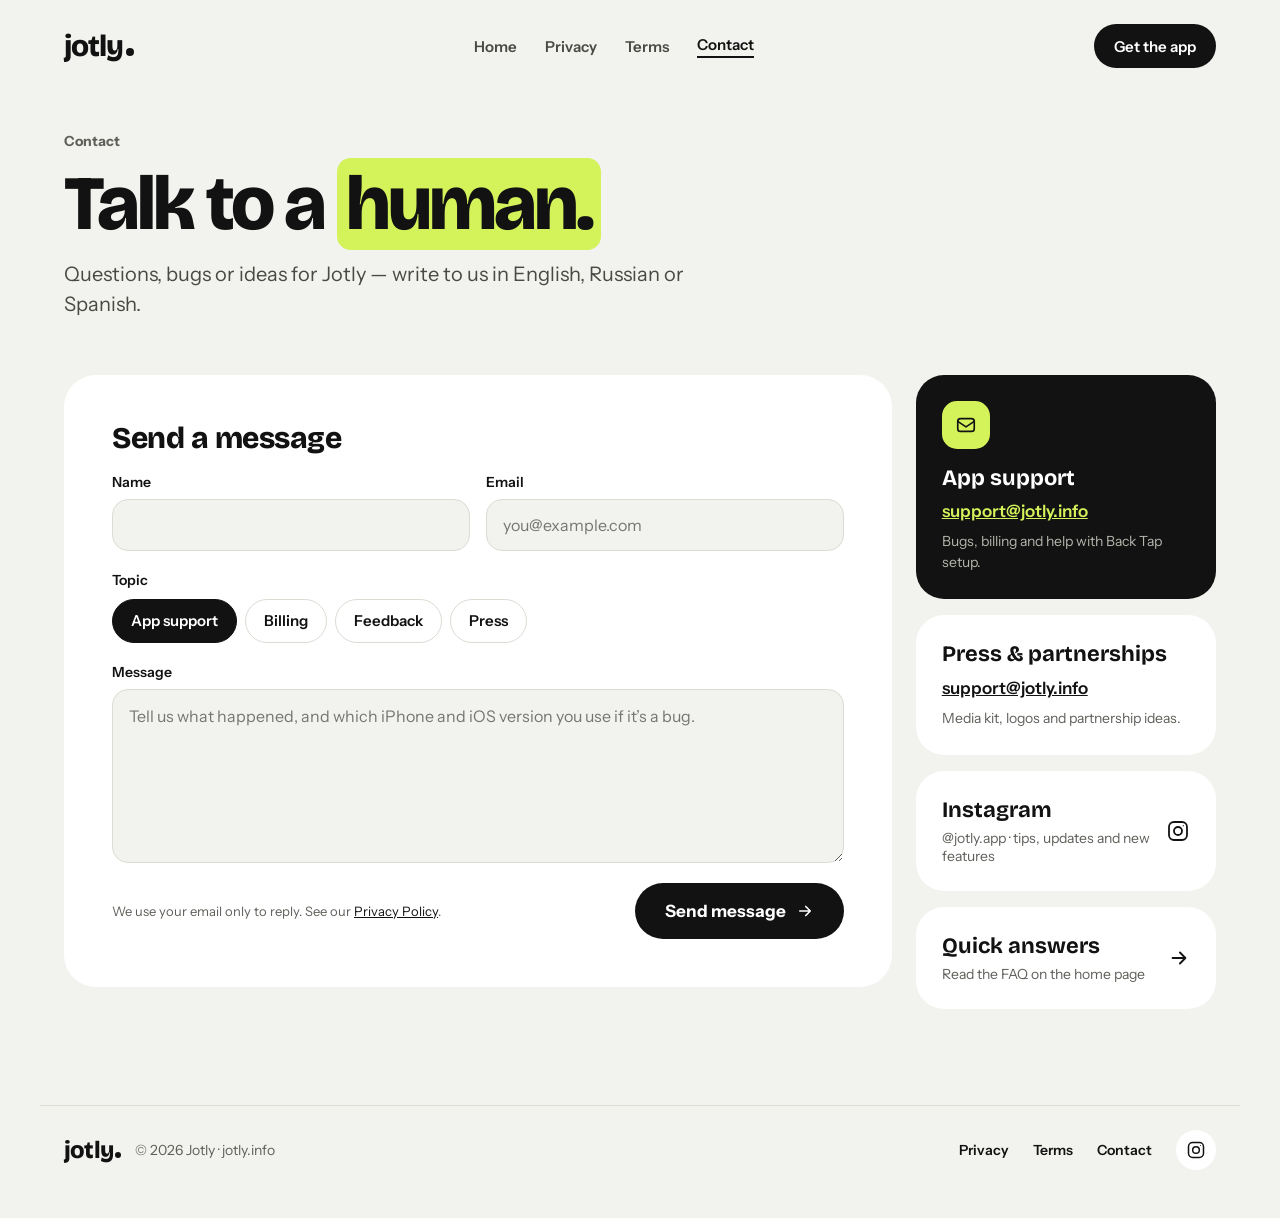
<file: contact.html>
<!doctype html>
<html lang="en">
<head>
<meta charset="utf-8">
<meta name="viewport" content="width=device-width, initial-scale=1">
<title>Contact — Jotly</title>
<meta name="description" content="Questions, bugs or ideas for Jotly — write to us in English, Russian or Spanish.">
<meta name="theme-color" content="#F2F2EE">
<link rel="canonical" href="https://jotly.info/contact.html">
<meta property="og:title" content="Contact — Jotly">
<meta property="og:site_name" content="Jotly">
<meta property="og:url" content="https://jotly.info/contact.html">
<meta property="og:image" content="https://jotly.info/icons/og-image.png">
<link rel="icon" href="favicon.ico" sizes="48x48">
<link rel="icon" href="icons/favicon-32.png" type="image/png" sizes="32x32">
<link rel="icon" href="icons/favicon-16.png" type="image/png" sizes="16x16">
<link rel="apple-touch-icon" href="icons/apple-touch-icon.png">
<link rel="manifest" href="site.webmanifest">
<link rel="preconnect" href="https://fonts.googleapis.com">
<link rel="preconnect" href="https://fonts.gstatic.com" crossorigin>
<link rel="stylesheet" href="https://fonts.googleapis.com/css2?family=Bricolage+Grotesque:opsz,wght@12..96,500;12..96,700;12..96,800&family=Instrument+Sans:wght@400;500;600;700&display=swap">
<link rel="stylesheet" href="css/styles.css">
</head>
<body>

<header class="site-header wrap">
  <a href="index.html" class="logo" aria-label="Jotly home">jotly<span class="logo-dot"></span></a>
  <nav aria-label="Main" class="page-nav"><a href="index.html">Home</a><a href="privacy.html">Privacy</a><a href="terms.html">Terms</a><a href="contact.html" aria-current="page">Contact</a></nav>
  <a href="https://apps.apple.com/am/app/jotly-expense-tracker/id6829495781" class="btn btn-dark btn-sm">Get the app</a>
</header>

<main>
<section class="page-hero wrap">
  <span class="kicker">Contact</span>
  <h1>Talk to a <mark>human.</mark></h1>
  <p>Questions, bugs or ideas for Jotly — write to us in English, Russian or Spanish.</p>
</section>

<div class="page-body page-body-tight wrap">
  <div class="contact-card">
    <form class="form" id="contact-form" novalidate>
      <h2>Send a message</h2>
      <div class="form-row">
        <div class="field"><label for="c-name">Name</label><input id="c-name" name="name" type="text" autocomplete="name"></div>
        <div class="field"><label for="c-email">Email</label><input id="c-email" name="email" type="email" autocomplete="email" placeholder="you@example.com" aria-describedby="c-email-err"><span class="field-error" id="c-email-err" hidden></span></div>
      </div>
      <fieldset>
        <legend>Topic</legend>
        <div class="topics" id="c-topics">
          <button type="button" data-topic="App support" aria-pressed="true">App support</button>
          <button type="button" data-topic="Billing" aria-pressed="false">Billing</button>
          <button type="button" data-topic="Feedback" aria-pressed="false">Feedback</button>
          <button type="button" data-topic="Press" aria-pressed="false">Press</button>
        </div>
      </fieldset>
      <div class="field"><label for="c-msg">Message</label><textarea id="c-msg" name="message" rows="6" placeholder="Tell us what happened, and which iPhone and iOS version you use if it’s a bug." aria-describedby="c-msg-err"></textarea><span class="field-error" id="c-msg-err" hidden></span></div>
      <div class="form-foot">
        <small>We use your email only to reply. See our <a href="privacy.html">Privacy Policy</a>.</small>
        <button type="submit" class="btn-send">Send message<svg width="18" height="18" viewBox="0 0 24 24" fill="none" stroke="currentColor" stroke-width="2.2" stroke-linecap="round" stroke-linejoin="round" aria-hidden="true"><path d="M5 12h14M13 6l6 6-6 6"/></svg></button>
      </div>
    </form>
    <div class="sent" id="contact-sent" role="status" hidden>
      <span class="sent-icon"><svg width="28" height="28" viewBox="0 0 24 24" fill="none" stroke="#121212" stroke-width="2.4" stroke-linecap="round" stroke-linejoin="round" aria-hidden="true"><path d="M5 12l5 5L20 7"/></svg></span>
      <h2>Your email is ready to send</h2>
      <p>Your email app opened with the message filled in — press Send there. If nothing opened, write to <a href="mailto:support@jotly.info">support@jotly.info</a>.</p>
      <button type="button" class="btn-ghost" id="contact-again">Write another</button>
    </div>
  </div>

  <aside class="contact-aside">
    <div class="c-card c-card-dark">
      <span class="c-icon"><svg width="22" height="22" viewBox="0 0 24 24" fill="none" stroke="#121212" stroke-width="1.8" stroke-linecap="round" stroke-linejoin="round" aria-hidden="true"><rect x="3" y="5" width="18" height="14" rx="3"/><path d="M3 8l9 6 9-6"/></svg></span>
      <h2>App support</h2>
      <a class="mail" href="mailto:support@jotly.info">support@jotly.info</a>
      <p>Bugs, billing and help with Back Tap setup.</p>
    </div>
    <div class="c-card">
      <h2>Press &amp; partnerships</h2>
      <a class="mail" href="mailto:support@jotly.info">support@jotly.info</a>
      <p>Media kit, logos and partnership ideas.</p>
    </div>
    <a href="https://www.instagram.com/jotly.app/" class="c-card c-link" target="_blank" rel="noopener">
      <span><b>Instagram</b><small>@jotly.app · tips, updates and new features</small></span>
      <svg width="24" height="24" viewBox="0 0 24 24" fill="none" stroke="currentColor" stroke-width="1.8" stroke-linecap="round" stroke-linejoin="round" aria-hidden="true"><rect x="3" y="3" width="18" height="18" rx="5"/><circle cx="12" cy="12" r="4"/><circle cx="17.3" cy="6.7" r="0.6" fill="currentColor" stroke="none"/></svg>
    </a>
    <a href="index.html#faq" class="c-card c-link">
      <span><b>Quick answers</b><small>Read the FAQ on the home page</small></span>
      <svg width="22" height="22" viewBox="0 0 24 24" fill="none" stroke="currentColor" stroke-width="2" stroke-linecap="round" stroke-linejoin="round" aria-hidden="true"><path d="M5 12h14M13 6l6 6-6 6"/></svg>
    </a>
  </aside>
</div>
</main>

<footer class="site-footer wrap">
  <div class="footer-brand">
    <span class="logo logo-sm">jotly<span class="logo-dot"></span></span>
    <span class="muted-14">© 2026 Jotly · jotly.info</span>
  </div>
  <nav aria-label="Footer" class="footer-nav">
    <a href="privacy.html">Privacy</a>
    <a href="terms.html">Terms</a>
    <a href="contact.html">Contact</a>
    <a href="https://www.instagram.com/jotly.app/" class="social" aria-label="Jotly on Instagram (@jotly.app)" target="_blank" rel="noopener"><svg width="20" height="20" viewBox="0 0 24 24" fill="none" stroke="currentColor" stroke-width="1.8" stroke-linecap="round" stroke-linejoin="round" aria-hidden="true"><rect x="3" y="3" width="18" height="18" rx="5"/><circle cx="12" cy="12" r="4"/><circle cx="17.3" cy="6.7" r="0.6" fill="currentColor" stroke="none"/></svg></a>
  </nav>
</footer>
<script src="js/contact.js"></script>
</body>
</html>
</file>
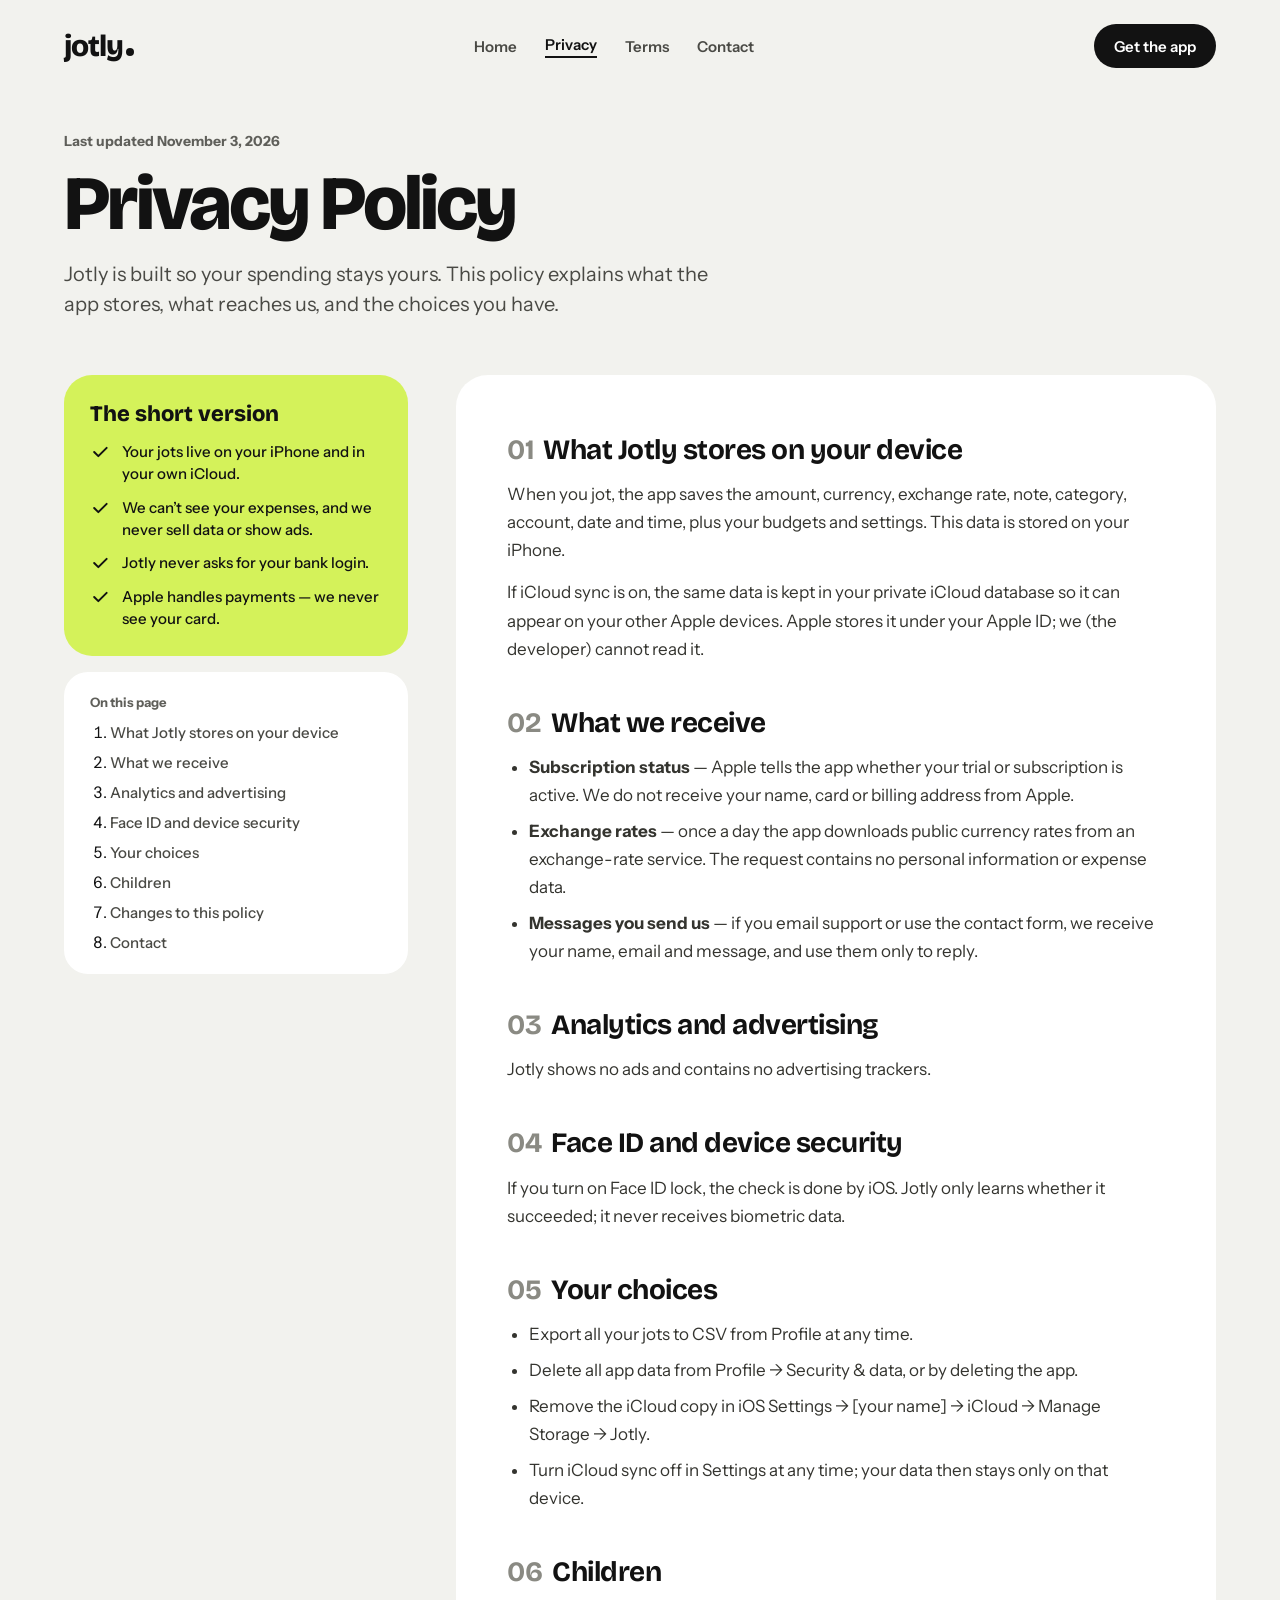
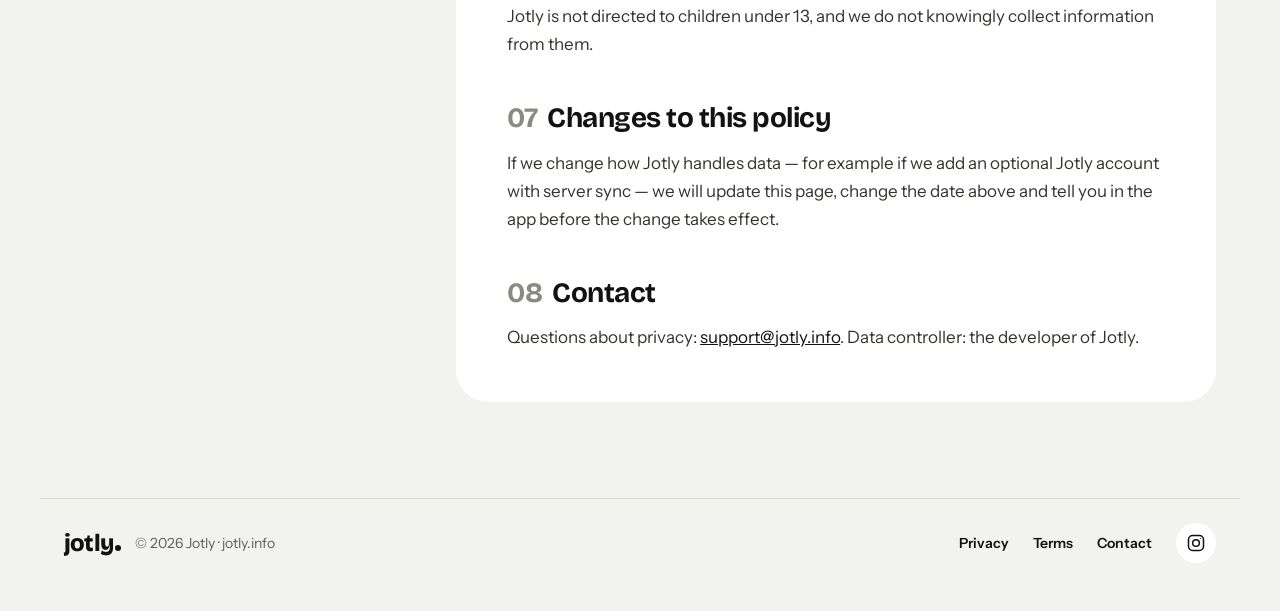
<file: privacy.html>
<!doctype html>
<html lang="en">
<head>
<meta charset="utf-8">
<meta name="viewport" content="width=device-width, initial-scale=1">
<title>Privacy Policy — Jotly</title>
<meta name="description" content="Jotly is built so your spending stays yours. This policy explains what the app stores, what reaches us, and the choices you have.">
<meta name="theme-color" content="#F2F2EE">
<link rel="canonical" href="https://jotly.info/privacy.html">
<meta property="og:title" content="Privacy Policy — Jotly">
<meta property="og:site_name" content="Jotly">
<meta property="og:url" content="https://jotly.info/privacy.html">
<meta property="og:image" content="https://jotly.info/icons/og-image.png">
<link rel="icon" href="favicon.ico" sizes="48x48">
<link rel="icon" href="icons/favicon-32.png" type="image/png" sizes="32x32">
<link rel="icon" href="icons/favicon-16.png" type="image/png" sizes="16x16">
<link rel="apple-touch-icon" href="icons/apple-touch-icon.png">
<link rel="manifest" href="site.webmanifest">
<link rel="preconnect" href="https://fonts.googleapis.com">
<link rel="preconnect" href="https://fonts.gstatic.com" crossorigin>
<link rel="stylesheet" href="https://fonts.googleapis.com/css2?family=Bricolage+Grotesque:opsz,wght@12..96,500;12..96,700;12..96,800&family=Instrument+Sans:wght@400;500;600;700&display=swap">
<link rel="stylesheet" href="css/styles.css">
</head>
<body>

<header class="site-header wrap">
  <a href="index.html" class="logo" aria-label="Jotly home">jotly<span class="logo-dot"></span></a>
  <nav aria-label="Main" class="page-nav"><a href="index.html">Home</a><a href="privacy.html" aria-current="page">Privacy</a><a href="terms.html">Terms</a><a href="contact.html">Contact</a></nav>
  <a href="https://apps.apple.com/am/app/jotly-expense-tracker/id6829495781" class="btn btn-dark btn-sm">Get the app</a>
</header>

<main>
<section class="page-hero wrap">
  <span class="kicker">Last updated November 3, 2026</span>
  <h1>Privacy Policy</h1>
  <p>Jotly is built so your spending stays yours. This policy explains what the app stores, what reaches us, and the choices you have.</p>
</section>

<div class="page-body wrap">
  <aside class="legal-aside">
    <div class="short">
      <h2>The short version</h2>
      <ul><li><svg width="20" height="20" viewBox="0 0 24 24" fill="none" stroke="#121212" stroke-width="2.4" stroke-linecap="round" stroke-linejoin="round" aria-hidden="true"><path d="M5 12l5 5L20 7"/></svg><span>Your jots live on your iPhone and in your own iCloud.</span></li><li><svg width="20" height="20" viewBox="0 0 24 24" fill="none" stroke="#121212" stroke-width="2.4" stroke-linecap="round" stroke-linejoin="round" aria-hidden="true"><path d="M5 12l5 5L20 7"/></svg><span>We can’t see your expenses, and we never sell data or show ads.</span></li><li><svg width="20" height="20" viewBox="0 0 24 24" fill="none" stroke="#121212" stroke-width="2.4" stroke-linecap="round" stroke-linejoin="round" aria-hidden="true"><path d="M5 12l5 5L20 7"/></svg><span>Jotly never asks for your bank login.</span></li><li><svg width="20" height="20" viewBox="0 0 24 24" fill="none" stroke="#121212" stroke-width="2.4" stroke-linecap="round" stroke-linejoin="round" aria-hidden="true"><path d="M5 12l5 5L20 7"/></svg><span>Apple handles payments — we never see your card.</span></li></ul>
    </div>
    <nav aria-label="On this page" class="toc">
      <h2>On this page</h2>
      <ol><li><a href="#s1">What Jotly stores on your device</a></li><li><a href="#s2">What we receive</a></li><li><a href="#s3">Analytics and advertising</a></li><li><a href="#s4">Face ID and device security</a></li><li><a href="#s5">Your choices</a></li><li><a href="#s6">Children</a></li><li><a href="#s7">Changes to this policy</a></li><li><a href="#s8">Contact</a></li></ol>
    </nav>
  </aside>
  <article class="legal">
    <section id="s1">
      <h2><span class="n">01</span>What Jotly stores on your device</h2>
      <p>When you jot, the app saves the amount, currency, exchange rate, note, category, account, date and time, plus your budgets and settings. This data is stored on your iPhone.</p><p>If iCloud sync is on, the same data is kept in your private iCloud database so it can appear on your other Apple devices. Apple stores it under your Apple ID; we (the developer) cannot read it.</p>
    </section>
    <section id="s2">
      <h2><span class="n">02</span>What we receive</h2>
      <ul><li><strong>Subscription status</strong> — Apple tells the app whether your trial or subscription is active. We do not receive your name, card or billing address from Apple.</li><li><strong>Exchange rates</strong> — once a day the app downloads public currency rates from an exchange-rate service. The request contains no personal information or expense data.</li><li><strong>Messages you send us</strong> — if you email support or use the contact form, we receive your name, email and message, and use them only to reply.</li></ul>
    </section>
    <section id="s3">
      <h2><span class="n">03</span>Analytics and advertising</h2>
      <p>Jotly shows no ads and contains no advertising trackers.</p>
    </section>
    <section id="s4">
      <h2><span class="n">04</span>Face ID and device security</h2>
      <p>If you turn on Face ID lock, the check is done by iOS. Jotly only learns whether it succeeded; it never receives biometric data.</p>
    </section>
    <section id="s5">
      <h2><span class="n">05</span>Your choices</h2>
      <ul><li>Export all your jots to CSV from Profile at any time.</li><li>Delete all app data from Profile → Security &amp; data, or by deleting the app.</li><li>Remove the iCloud copy in iOS Settings → [your name] → iCloud → Manage Storage → Jotly.</li><li>Turn iCloud sync off in Settings at any time; your data then stays only on that device.</li></ul>
    </section>
    <section id="s6">
      <h2><span class="n">06</span>Children</h2>
      <p>Jotly is not directed to children under 13, and we do not knowingly collect information from them.</p>
    </section>
    <section id="s7">
      <h2><span class="n">07</span>Changes to this policy</h2>
      <p>If we change how Jotly handles data — for example if we add an optional Jotly account with server sync — we will update this page, change the date above and tell you in the app before the change takes effect.</p>
    </section>
    <section id="s8">
      <h2><span class="n">08</span>Contact</h2>
      <p>Questions about privacy: <a href="mailto:support@jotly.info">support@jotly.info</a>. Data controller: the developer of Jotly.</p>
    </section>
  </article>
</div>
</main>

<footer class="site-footer wrap">
  <div class="footer-brand">
    <span class="logo logo-sm">jotly<span class="logo-dot"></span></span>
    <span class="muted-14">© 2026 Jotly · jotly.info</span>
  </div>
  <nav aria-label="Footer" class="footer-nav">
    <a href="privacy.html">Privacy</a>
    <a href="terms.html">Terms</a>
    <a href="contact.html">Contact</a>
    <a href="https://www.instagram.com/jotly.app/" class="social" aria-label="Jotly on Instagram (@jotly.app)" target="_blank" rel="noopener"><svg width="20" height="20" viewBox="0 0 24 24" fill="none" stroke="currentColor" stroke-width="1.8" stroke-linecap="round" stroke-linejoin="round" aria-hidden="true"><rect x="3" y="3" width="18" height="18" rx="5"/><circle cx="12" cy="12" r="4"/><circle cx="17.3" cy="6.7" r="0.6" fill="currentColor" stroke="none"/></svg></a>
  </nav>
</footer>
</body>
</html>
</file>
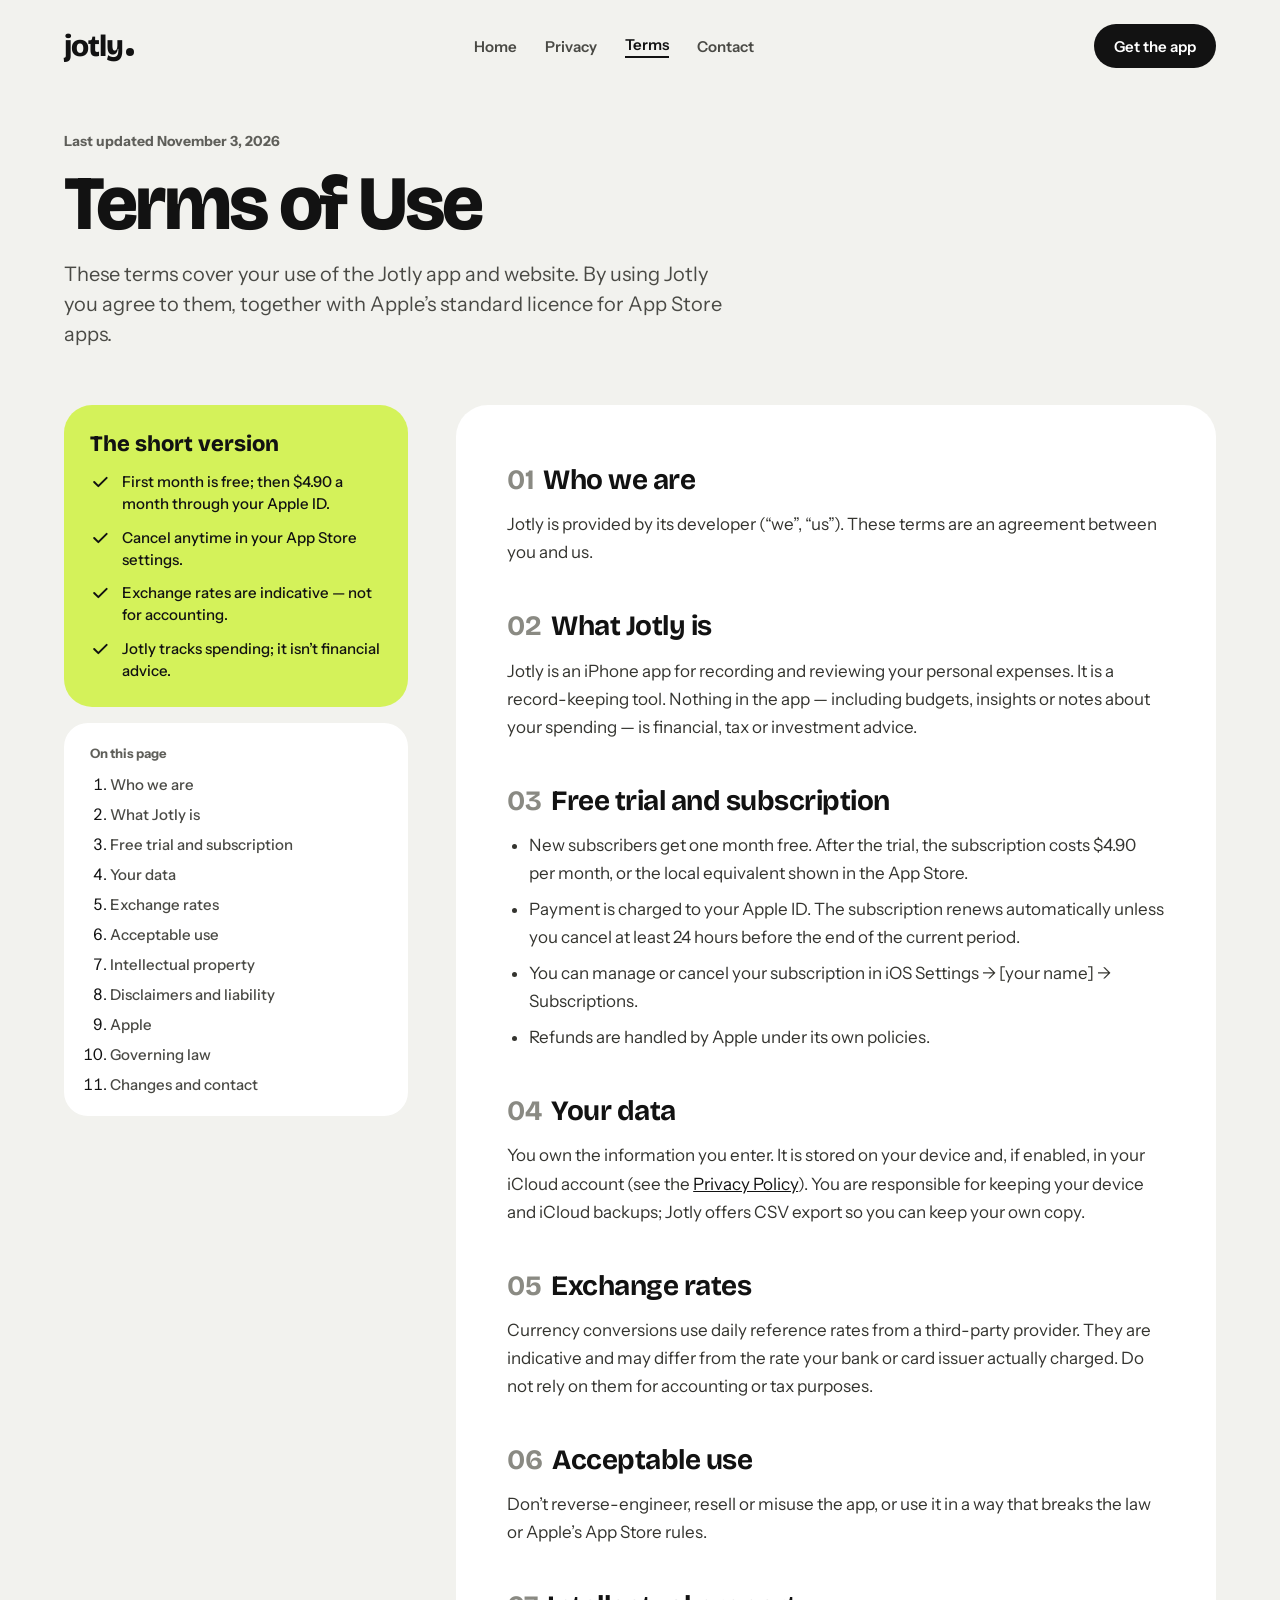
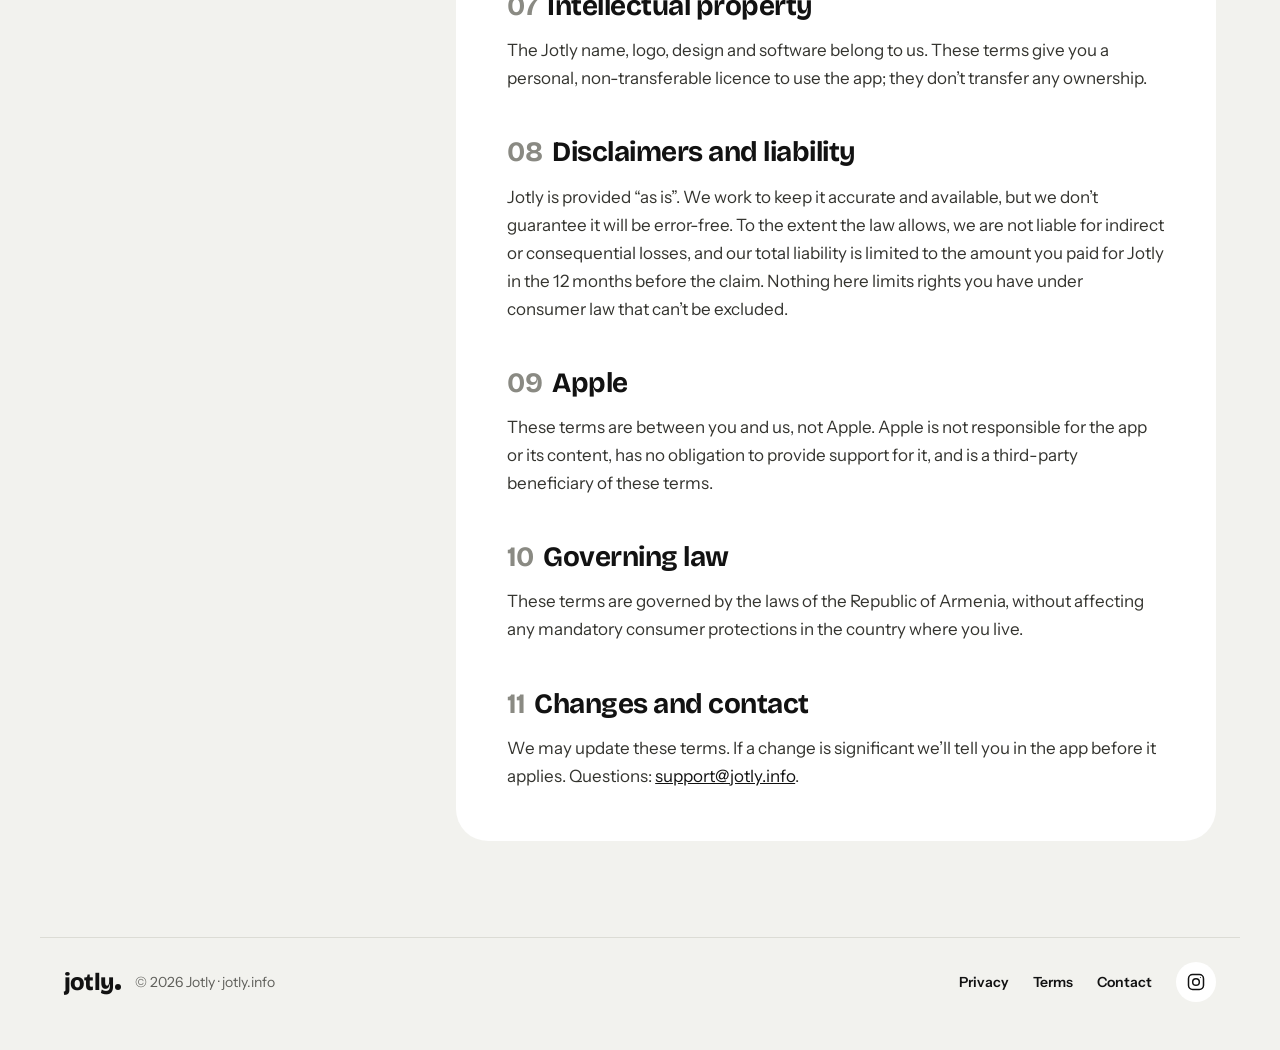
<file: terms.html>
<!doctype html>
<html lang="en">
<head>
<meta charset="utf-8">
<meta name="viewport" content="width=device-width, initial-scale=1">
<title>Terms of Use — Jotly</title>
<meta name="description" content="These terms cover your use of the Jotly app and website. By using Jotly you agree to them, together with Apple’s standard licence for App Store apps.">
<meta name="theme-color" content="#F2F2EE">
<link rel="canonical" href="https://jotly.info/terms.html">
<meta property="og:title" content="Terms of Use — Jotly">
<meta property="og:site_name" content="Jotly">
<meta property="og:url" content="https://jotly.info/terms.html">
<meta property="og:image" content="https://jotly.info/icons/og-image.png">
<link rel="icon" href="favicon.ico" sizes="48x48">
<link rel="icon" href="icons/favicon-32.png" type="image/png" sizes="32x32">
<link rel="icon" href="icons/favicon-16.png" type="image/png" sizes="16x16">
<link rel="apple-touch-icon" href="icons/apple-touch-icon.png">
<link rel="manifest" href="site.webmanifest">
<link rel="preconnect" href="https://fonts.googleapis.com">
<link rel="preconnect" href="https://fonts.gstatic.com" crossorigin>
<link rel="stylesheet" href="https://fonts.googleapis.com/css2?family=Bricolage+Grotesque:opsz,wght@12..96,500;12..96,700;12..96,800&family=Instrument+Sans:wght@400;500;600;700&display=swap">
<link rel="stylesheet" href="css/styles.css">
</head>
<body>

<header class="site-header wrap">
  <a href="index.html" class="logo" aria-label="Jotly home">jotly<span class="logo-dot"></span></a>
  <nav aria-label="Main" class="page-nav"><a href="index.html">Home</a><a href="privacy.html">Privacy</a><a href="terms.html" aria-current="page">Terms</a><a href="contact.html">Contact</a></nav>
  <a href="https://apps.apple.com/am/app/jotly-expense-tracker/id6829495781" class="btn btn-dark btn-sm">Get the app</a>
</header>

<main>
<section class="page-hero wrap">
  <span class="kicker">Last updated November 3, 2026</span>
  <h1>Terms of Use</h1>
  <p>These terms cover your use of the Jotly app and website. By using Jotly you agree to them, together with Apple’s standard licence for App Store apps.</p>
</section>

<div class="page-body wrap">
  <aside class="legal-aside">
    <div class="short">
      <h2>The short version</h2>
      <ul><li><svg width="20" height="20" viewBox="0 0 24 24" fill="none" stroke="#121212" stroke-width="2.4" stroke-linecap="round" stroke-linejoin="round" aria-hidden="true"><path d="M5 12l5 5L20 7"/></svg><span>First month is free; then $4.90 a month through your Apple ID.</span></li><li><svg width="20" height="20" viewBox="0 0 24 24" fill="none" stroke="#121212" stroke-width="2.4" stroke-linecap="round" stroke-linejoin="round" aria-hidden="true"><path d="M5 12l5 5L20 7"/></svg><span>Cancel anytime in your App Store settings.</span></li><li><svg width="20" height="20" viewBox="0 0 24 24" fill="none" stroke="#121212" stroke-width="2.4" stroke-linecap="round" stroke-linejoin="round" aria-hidden="true"><path d="M5 12l5 5L20 7"/></svg><span>Exchange rates are indicative — not for accounting.</span></li><li><svg width="20" height="20" viewBox="0 0 24 24" fill="none" stroke="#121212" stroke-width="2.4" stroke-linecap="round" stroke-linejoin="round" aria-hidden="true"><path d="M5 12l5 5L20 7"/></svg><span>Jotly tracks spending; it isn’t financial advice.</span></li></ul>
    </div>
    <nav aria-label="On this page" class="toc">
      <h2>On this page</h2>
      <ol><li><a href="#s1">Who we are</a></li><li><a href="#s2">What Jotly is</a></li><li><a href="#s3">Free trial and subscription</a></li><li><a href="#s4">Your data</a></li><li><a href="#s5">Exchange rates</a></li><li><a href="#s6">Acceptable use</a></li><li><a href="#s7">Intellectual property</a></li><li><a href="#s8">Disclaimers and liability</a></li><li><a href="#s9">Apple</a></li><li><a href="#s10">Governing law</a></li><li><a href="#s11">Changes and contact</a></li></ol>
    </nav>
  </aside>
  <article class="legal">
    <section id="s1">
      <h2><span class="n">01</span>Who we are</h2>
      <p>Jotly is provided by its developer (“we”, “us”). These terms are an agreement between you and us.</p>
    </section>
    <section id="s2">
      <h2><span class="n">02</span>What Jotly is</h2>
      <p>Jotly is an iPhone app for recording and reviewing your personal expenses. It is a record-keeping tool. Nothing in the app — including budgets, insights or notes about your spending — is financial, tax or investment advice.</p>
    </section>
    <section id="s3">
      <h2><span class="n">03</span>Free trial and subscription</h2>
      <ul><li>New subscribers get one month free. After the trial, the subscription costs $4.90 per month, or the local equivalent shown in the App Store.</li><li>Payment is charged to your Apple ID. The subscription renews automatically unless you cancel at least 24 hours before the end of the current period.</li><li>You can manage or cancel your subscription in iOS Settings → [your name] → Subscriptions.</li><li>Refunds are handled by Apple under its own policies.</li></ul>
    </section>
    <section id="s4">
      <h2><span class="n">04</span>Your data</h2>
      <p>You own the information you enter. It is stored on your device and, if enabled, in your iCloud account (see the <a href="privacy.html">Privacy Policy</a>). You are responsible for keeping your device and iCloud backups; Jotly offers CSV export so you can keep your own copy.</p>
    </section>
    <section id="s5">
      <h2><span class="n">05</span>Exchange rates</h2>
      <p>Currency conversions use daily reference rates from a third-party provider. They are indicative and may differ from the rate your bank or card issuer actually charged. Do not rely on them for accounting or tax purposes.</p>
    </section>
    <section id="s6">
      <h2><span class="n">06</span>Acceptable use</h2>
      <p>Don’t reverse-engineer, resell or misuse the app, or use it in a way that breaks the law or Apple’s App Store rules.</p>
    </section>
    <section id="s7">
      <h2><span class="n">07</span>Intellectual property</h2>
      <p>The Jotly name, logo, design and software belong to us. These terms give you a personal, non-transferable licence to use the app; they don’t transfer any ownership.</p>
    </section>
    <section id="s8">
      <h2><span class="n">08</span>Disclaimers and liability</h2>
      <p>Jotly is provided “as is”. We work to keep it accurate and available, but we don’t guarantee it will be error-free. To the extent the law allows, we are not liable for indirect or consequential losses, and our total liability is limited to the amount you paid for Jotly in the 12 months before the claim. Nothing here limits rights you have under consumer law that can’t be excluded.</p>
    </section>
    <section id="s9">
      <h2><span class="n">09</span>Apple</h2>
      <p>These terms are between you and us, not Apple. Apple is not responsible for the app or its content, has no obligation to provide support for it, and is a third-party beneficiary of these terms.</p>
    </section>
    <section id="s10">
      <h2><span class="n">10</span>Governing law</h2>
      <p>These terms are governed by the laws of the Republic of Armenia, without affecting any mandatory consumer protections in the country where you live.</p>
    </section>
    <section id="s11">
      <h2><span class="n">11</span>Changes and contact</h2>
      <p>We may update these terms. If a change is significant we’ll tell you in the app before it applies. Questions: <a href="mailto:support@jotly.info">support@jotly.info</a>.</p>
    </section>
  </article>
</div>
</main>

<footer class="site-footer wrap">
  <div class="footer-brand">
    <span class="logo logo-sm">jotly<span class="logo-dot"></span></span>
    <span class="muted-14">© 2026 Jotly · jotly.info</span>
  </div>
  <nav aria-label="Footer" class="footer-nav">
    <a href="privacy.html">Privacy</a>
    <a href="terms.html">Terms</a>
    <a href="contact.html">Contact</a>
    <a href="https://www.instagram.com/jotly.app/" class="social" aria-label="Jotly on Instagram (@jotly.app)" target="_blank" rel="noopener"><svg width="20" height="20" viewBox="0 0 24 24" fill="none" stroke="currentColor" stroke-width="1.8" stroke-linecap="round" stroke-linejoin="round" aria-hidden="true"><rect x="3" y="3" width="18" height="18" rx="5"/><circle cx="12" cy="12" r="4"/><circle cx="17.3" cy="6.7" r="0.6" fill="currentColor" stroke="none"/></svg></a>
  </nav>
</footer>
</body>
</html>
</file>
<file: css/styles.css>
/* Jotly website — tokens from the Jotly design canvas */
:root {
  --bg: #F2F2EE;
  --ink: #121212;
  --white: #FFFFFF;
  --lime: #D4F25A;
  --violet: #B8A6FF;
  --orange: #FF8A5B;
  --sky: #7FC8F8;
  --pink: #F5B8D8;
  --text-2: #4A4A45;
  --text-3: #5F5F5A;
  --grey-dark: #B5B5AD;
  --chip-bg: #E4E4DE;
  --line: #CFCFC7;
  --rule: #DCDCD5;
  --display: 'Bricolage Grotesque', system-ui, sans-serif;
  --body: 'Instrument Sans', system-ui, sans-serif;
}

*, *::before, *::after { box-sizing: border-box; }
html { scroll-behavior: smooth; -webkit-text-size-adjust: 100%; }
body { margin: 0; background: var(--bg); color: var(--ink); font-family: var(--body); -webkit-font-smoothing: antialiased; }
a { color: var(--ink); }
a:hover { color: #000; }
img, svg { flex-shrink: 0; }
button { font: inherit; }
:focus-visible { outline: 3px solid var(--ink); outline-offset: 3px; border-radius: 8px; }
.band-dark :focus-visible, .price-card :focus-visible { outline-color: var(--lime); }
@media (prefers-reduced-motion: reduce) { html { scroll-behavior: auto; } }

h2 { margin: 0; font-family: var(--display); font-weight: 800; font-size: clamp(36px, 4.4vw, 60px); line-height: 1; letter-spacing: -0.03em; }
h3 { margin: 0; font-family: var(--display); font-weight: 700; }

.wrap { max-width: 1200px; margin: 0 auto; padding-left: 24px; padding-right: 24px; }
.wrap-narrow { max-width: 860px; margin: 0 auto; padding-left: 24px; padding-right: 24px; }
.section { padding-top: 96px; padding-bottom: 96px; }
.stack-48 { display: flex; flex-direction: column; gap: 48px; }
.band-white { background: var(--white); }
.band-dark { background: var(--ink); color: var(--white); }
.kicker { font-size: 14px; font-weight: 700; color: var(--text-3); }
.lime-text { color: var(--lime); }
.muted-14 { font-size: 14px; color: var(--text-3); }
.fine { font-size: 14px; color: var(--text-3); }

/* Logo */
.logo { display: flex; align-items: baseline; font-family: var(--display); font-weight: 800; font-size: 30px; letter-spacing: -1px; text-decoration: none; color: var(--ink); }
.logo-dot { display: inline-block; width: 8px; height: 8px; border-radius: 4px; background: var(--ink); margin-left: 3px; }
.logo-sm { font-size: 24px; letter-spacing: -0.8px; }
.logo-sm .logo-dot { width: 6px; height: 6px; border-radius: 3px; margin-left: 2px; }

/* Buttons */
.btn { display: inline-flex; align-items: center; justify-content: center; gap: 10px; border-radius: 999px; font-weight: 700; text-decoration: none; white-space: nowrap; }
.btn-sm { height: 44px; padding: 0 20px; font-size: 15px; font-weight: 600; }
.btn-lg { height: 58px; padding: 0 28px; font-size: 17px; }
.btn-xl { height: 62px; padding: 0 32px; font-size: 18px; }
.btn-block { width: 100%; }
.btn-dark { background: var(--ink); color: var(--white); }
.btn-dark:hover { color: var(--white); background: #000; }
.btn-lime { background: var(--lime); color: var(--ink); }
.btn-lime:hover { color: var(--ink); background: #DDF870; }
.btn-outline { border: 1.5px solid var(--line); font-weight: 600; padding: 0 26px; }
.btn-outline:hover { border-color: var(--ink); }

/* Header */
.site-header { padding-top: 24px; padding-bottom: 24px; display: flex; flex-wrap: wrap; align-items: center; justify-content: space-between; gap: 16px; }
.main-nav { display: flex; flex-wrap: wrap; align-items: center; gap: 8px 28px; font-size: 15px; font-weight: 600; }
.main-nav a, .footer-nav a { text-decoration: none; }
.main-nav a:hover, .footer-nav a:hover { text-decoration: underline; text-underline-offset: 4px; }
.header-actions { display: flex; align-items: center; gap: 10px; }
.lang { display: flex; background: var(--chip-bg); border-radius: 18px; padding: 3px; }
.lang button { height: 30px; min-width: 40px; border: 0; border-radius: 15px; background: transparent; color: var(--text-3); font-size: 13px; font-weight: 700; cursor: pointer; }
.lang button[aria-pressed="true"] { background: var(--white); color: var(--ink); }
.lang a { height: 30px; min-width: 40px; padding: 0 8px; box-sizing: border-box; border-radius: 15px; color: var(--text-3); font-size: 13px; font-weight: 700; text-decoration: none; display: inline-flex; align-items: center; justify-content: center; }
.lang a:hover { color: var(--ink); }
.lang a[aria-current="page"] { background: var(--white); color: var(--ink); }
@media (max-width: 760px) { .main-nav { display: none; } }

/* Hero */
.hero { padding-top: 48px; padding-bottom: 96px; display: flex; flex-wrap: wrap; align-items: center; gap: 56px; }
.hero-copy { flex: 1 1 480px; min-width: 0; display: flex; flex-direction: column; gap: 28px; }
.pill { align-self: flex-start; display: flex; align-items: center; gap: 8px; height: 34px; padding: 0 14px; border-radius: 17px; background: var(--white); font-size: 14px; font-weight: 600; }
.pill-dot { width: 8px; height: 8px; border-radius: 4px; background: var(--ink); }
.hero-title { margin: 0; font-family: var(--display); font-weight: 800; font-size: clamp(40px, 5.4vw, 80px); line-height: 1; letter-spacing: -0.04em; }
html[lang="ru"] .hero-title { font-size: clamp(40px, 5.4vw, 80px); line-height: 1; }
html[lang="es"] .hero-title { font-size: clamp(40px, 5.4vw, 80px); line-height: 1; }
html[lang="hy"] .hero-title { font-size: clamp(36px, 4.8vw, 70px); line-height: 1.08; letter-spacing: -0.02em; }
/* Armenian: the brand fonts have no Armenian letters, so Armenian text uses Noto Sans Armenian. */
html[lang="hy"] { --display: 'Bricolage Grotesque', 'Noto Sans Armenian', system-ui, sans-serif; --body: 'Instrument Sans', 'Noto Sans Armenian', system-ui, sans-serif; }
.hero-title mark { background: var(--lime); color: inherit; border-radius: 0.18em; padding: 0 0.12em; white-space: nowrap; }
.hero-lede { margin: 0; max-width: 520px; font-size: 20px; line-height: 1.5; color: var(--text-2); }
.hero-ctas { display: flex; flex-wrap: wrap; gap: 12px; }
.hero-visual { flex: 1 1 360px; display: flex; justify-content: center; position: relative; }
.hero-blob { position: absolute; width: 380px; height: 380px; border-radius: 50%; background: var(--lime); top: 90px; max-width: 100%; }
@media (max-width: 480px) { .hero-copy { flex-basis: 100%; } }

/* Phone frames — screens are drawn at 390×844 and scaled */
.phone { position: relative; flex-shrink: 0; }
.phone-screen { overflow: hidden; }
.screen-scale { width: 390px; height: 844px; transform-origin: 0 0; transform: scale(var(--s)); }
.phone-lg { width: 322px; height: 674px; padding: 10px; border-radius: 56px; background: var(--ink); }
.phone-lg .phone-screen { width: 302px; height: 654px; border-radius: 46px; }
.phone-lg .screen-scale { --s: 0.7744; }
.phone-sm { width: 262px; height: 548px; padding: 8px; border-radius: 46px; background: #2A2A27; }
.phone-sm .phone-screen { width: 246px; height: 532px; border-radius: 38px; }
.phone-sm .screen-scale { --s: 0.6308; }

/* How it works */
.section-head { display: flex; flex-direction: column; gap: 12px; max-width: 640px; }
.steps { list-style: none; margin: 0; padding: 0; display: grid; grid-template-columns: repeat(auto-fit, minmax(260px, 1fr)); gap: 16px; }
.step { background: var(--bg); border-radius: 28px; padding: 28px; display: flex; flex-direction: column; gap: 14px; }
.step h3 { font-size: 26px; }
.step p { margin: 0; font-size: 16px; line-height: 1.55; color: var(--text-2); }
.step-lime { background: var(--lime); }
.step-lime p { color: var(--ink); }
.step-num { width: 48px; height: 48px; border-radius: 24px; background: var(--ink); color: var(--lime); display: flex; align-items: center; justify-content: center; font-family: var(--display); font-weight: 800; font-size: 22px; }

/* Features */
.features-head { display: flex; flex-wrap: wrap; justify-content: space-between; align-items: flex-end; gap: 16px; }
.features-head h2 { max-width: 640px; }
.features-head p { margin: 0; max-width: 380px; font-size: 17px; line-height: 1.5; color: var(--text-2); }
.features { display: grid; grid-template-columns: repeat(auto-fit, minmax(300px, 1fr)); gap: 16px; }
@media (max-width: 360px) { .features { grid-template-columns: 1fr; } }
.feature { background: var(--white); border-radius: 28px; padding: 28px; display: flex; flex-direction: column; gap: 12px; }
.feature h3 { margin-top: 4px; font-size: 24px; }
.feature p { margin: 0; font-size: 16px; line-height: 1.55; color: var(--text-2); }
.feat-icon { width: 52px; height: 52px; border-radius: 16px; background: var(--c); display: flex; align-items: center; justify-content: center; }
.feat-icon-text { font-family: var(--display); font-weight: 800; font-size: 22px; color: var(--ink); }

/* Screens band */
.screens-section { display: flex; flex-direction: column; align-items: center; gap: 56px; }
.center-head { display: flex; flex-direction: column; align-items: center; gap: 14px; text-align: center; }
.center-head p { margin: 0; max-width: 520px; font-size: 18px; line-height: 1.5; color: var(--grey-dark); }
.screens { display: flex; flex-wrap: wrap; justify-content: center; gap: 32px; }

/* Pricing */
.pricing { display: flex; flex-wrap: wrap; align-items: center; gap: 48px; }
.pricing-copy { flex: 1 1 420px; min-width: 0; display: flex; flex-direction: column; gap: 16px; }
.pricing-copy p { margin: 0; max-width: 460px; font-size: 18px; line-height: 1.5; color: var(--text-2); }
.price-card { flex: 1 1 400px; max-width: 480px; background: var(--ink); color: var(--white); border-radius: 32px; padding: 32px; display: flex; flex-direction: column; gap: 22px; }
@media (max-width: 480px) { .pricing-copy, .price-card { flex-basis: 100%; } .price-card { padding: 24px; } }
.row-between { display: flex; justify-content: space-between; }
.row-between.center { align-items: center; }
.row-between.baseline { align-items: baseline; }
.price-name { font-family: var(--display); font-weight: 700; font-size: 22px; }
.lime-badge { height: 30px; padding: 0 12px; border-radius: 15px; background: var(--lime); color: var(--ink); font-size: 13px; font-weight: 700; display: flex; align-items: center; }
.price { display: flex; align-items: baseline; gap: 6px; }
.price-num { font-family: var(--display); font-weight: 800; font-size: 72px; letter-spacing: -0.04em; line-height: 1; }
.price-per { font-size: 17px; color: var(--grey-dark); }
.checks { list-style: none; margin: 0; padding: 0; display: flex; flex-direction: column; gap: 12px; font-size: 16px; }
.checks li { display: flex; gap: 12px; align-items: center; }

/* FAQ */
.faq { display: flex; flex-direction: column; gap: 32px; }
.faq-list { display: flex; flex-direction: column; gap: 10px; }
.faq details { background: var(--bg); border-radius: 22px; padding: 22px 24px; }
.faq summary { cursor: pointer; font-size: 19px; font-weight: 600; list-style: none; display: flex; justify-content: space-between; gap: 16px; }
.faq summary::-webkit-details-marker { display: none; }
.faq summary::after { content: "+"; font-family: var(--display); font-weight: 700; font-size: 24px; line-height: 1; transition: transform .2s; }
.faq details[open] summary::after { transform: rotate(45deg); }
.faq details p { margin: 12px 0 0; font-size: 16px; line-height: 1.55; color: var(--text-2); }

/* Final CTA */
.final-cta { background: var(--lime); border-radius: 40px; padding: clamp(36px, 6vw, 72px); display: flex; flex-wrap: wrap; align-items: center; justify-content: space-between; gap: 28px; }
.final-cta h2 { max-width: 680px; font-size: clamp(36px, 4.8vw, 64px); }

/* Footer */
.site-footer { padding-top: 24px; padding-bottom: 48px; display: flex; flex-wrap: wrap; justify-content: space-between; align-items: center; gap: 20px; border-top: 1px solid var(--rule); }
.footer-brand { display: flex; align-items: center; gap: 14px; }
.footer-nav { display: flex; flex-wrap: wrap; align-items: center; gap: 24px; font-size: 14px; font-weight: 600; }
.footer-nav a.social { width: 40px; height: 40px; border-radius: 20px; background: var(--white); display: inline-flex; align-items: center; justify-content: center; color: var(--ink); }
.footer-nav a.social:hover { background: var(--lime); text-decoration: none; }

/* ───────── App screens (390×844 canvas) ───────── */
.scr { width: 390px; height: 844px; position: relative; overflow: hidden; background: var(--bg); color: var(--ink); font-family: var(--body); }
.scr-tab { padding: 56px 20px 0; }
.scr-jot { padding: 52px 20px 28px; display: flex; flex-direction: column; gap: 16px; }
.spacer { flex: 1; }
.muted-13 { font-size: 13px; color: var(--text-3); font-weight: 500; }
.muted-12 { font-size: 12px; color: var(--text-3); }
.bold { font-weight: 600; }
.grey-13 { font-size: 13px; color: var(--grey-dark); font-weight: 500; }
.grey-12 { font-size: 12px; color: var(--grey-dark); font-weight: 500; }

.soft-chip { height: 44px; padding: 0 14px; border-radius: 22px; background: var(--white); font-size: 14px; font-weight: 600; display: flex; align-items: center; gap: 6px; }
.soft-chip-sm { height: 36px; border-radius: 18px; }
.circ-btn { width: 44px; height: 44px; border-radius: 22px; background: var(--white); display: flex; align-items: center; justify-content: center; }

/* Quick jot */
.jot-head { display: flex; align-items: center; justify-content: space-between; height: 44px; }
.jot-title { font-family: var(--display); font-weight: 700; font-size: 18px; }
.jot-amount-wrap { display: flex; flex-direction: column; align-items: center; gap: 8px; }
.jot-amount { display: flex; align-items: baseline; justify-content: center; gap: 4px; height: 78px; font-family: var(--display); font-weight: 800; letter-spacing: -2.5px; }
.jot-sym { font-size: 40px; color: var(--text-3); }
.jot-num { font-size: 70px; line-height: 78px; }
.jot-num.empty { color: #BDBDB5; }
.jot-caret { display: inline-block; width: 3px; height: 56px; background: var(--ink); border-radius: 2px; margin-left: 4px; align-self: center; animation: blink 1.1s steps(1) infinite; }
@keyframes blink { 50% { opacity: 0; } }
@media (prefers-reduced-motion: reduce) { .jot-caret { animation: none; } }
.jot-conv { height: 18px; font-size: 14px; color: var(--text-3); font-weight: 500; }
.jot-curs { display: flex; gap: 6px; justify-content: center; margin-top: 4px; }
.jot-curs button { height: 36px; padding: 0 12px; border-radius: 18px; border: 0; background: var(--white); color: var(--ink); font-size: 13px; font-weight: 700; cursor: pointer; }
.jot-curs button[aria-pressed="true"] { background: var(--ink); color: var(--white); }
.jot-note { display: flex; flex-direction: column; gap: 6px; }
.jot-note label { font-size: 13px; font-weight: 600; color: var(--text-3); }
.jot-note input { height: 48px; border: 0; border-radius: 16px; background: var(--white); padding: 0 16px; font: inherit; font-size: 16px; color: var(--ink); }
.jot-note input::placeholder { color: #76766F; }
.jot-cats { display: flex; gap: 8px; overflow-x: auto; margin: 0 -20px; padding: 0 20px; scrollbar-width: none; }
.jot-cats::-webkit-scrollbar { display: none; }
.jot-cats button { height: 38px; padding: 0 14px 0 8px; border-radius: 19px; flex-shrink: 0; white-space: nowrap; border: 0; background: var(--white); color: var(--ink); font-size: 14px; font-weight: 600; display: flex; align-items: center; gap: 8px; cursor: pointer; }
.jot-cats button[aria-pressed="true"] { background: var(--ink); color: var(--white); }
.jot-cats .dot { width: 22px; height: 22px; border-radius: 11px; }
.jot-keys { display: grid; grid-template-columns: repeat(3, minmax(0, 1fr)); gap: 8px; }
.jot-keys button { height: 50px; border: 0; border-radius: 16px; background: var(--white); color: var(--ink); font-family: var(--display); font-size: 26px; font-weight: 600; cursor: pointer; display: flex; align-items: center; justify-content: center; }
.jot-keys button:active { background: var(--chip-bg); }
.jot-keys button.back { background: transparent; }
.jot-save { height: 60px; border: 0; border-radius: 30px; background: var(--lime); color: var(--ink); font-size: 17px; font-weight: 700; cursor: pointer; transition: background .2s, color .2s; }
.jot-save.saved { background: var(--ink); color: var(--lime); }

/* Shared tab screen parts */
.tab-head { display: flex; align-items: center; justify-content: space-between; height: 44px; }
.logo-app { font-size: 24px; letter-spacing: -0.5px; gap: 2px; }
.logo-app .logo-dot { margin-left: 2px; }
.avatar { width: 44px; height: 44px; border-radius: 22px; background: var(--lime); display: flex; align-items: center; justify-content: center; font-family: var(--display); font-weight: 800; font-size: 15px; letter-spacing: -0.3px; }
.scr-h1 { font-family: var(--display); font-weight: 800; font-size: 28px; letter-spacing: -0.5px; }
.card-white { background: var(--white); border-radius: 28px; }
.card-dark { background: var(--ink); color: var(--white); border-radius: 28px; padding: 20px; }
.chips { display: flex; gap: 8px; margin-top: 18px; }
.chip { height: 36px; padding: 0 16px; border-radius: 18px; border: 1.5px solid #D9D9D2; font-size: 14px; font-weight: 600; display: flex; align-items: center; }
.chip-on { background: var(--ink); color: var(--white); border-color: var(--ink); }
.fade { position: absolute; left: 0; right: 0; bottom: 0; height: 150px; background: linear-gradient(rgba(242,242,238,0), var(--bg) 55%); }
.fade-130 { height: 130px; }
.fade-120 { height: 120px; }
.tabbar { position: absolute; left: 14px; right: 14px; bottom: 22px; height: 76px; box-sizing: border-box; background: #F7F7F4; border: 1.5px solid var(--white); border-radius: 38px; box-shadow: 0 10px 30px rgba(18,18,18,0.10), 0 1px 3px rgba(18,18,18,0.06); display: flex; align-items: center; justify-content: space-between; padding: 0 6px; }
.tabbar .tab { width: 68px; height: 62px; border-radius: 31px; color: var(--ink); display: flex; flex-direction: column; align-items: center; justify-content: center; gap: 3px; font-size: 12px; font-weight: 600; }
.tabbar .tab.on { background: #E7E7E3; }
.tabbar .tab-plus { width: 66px; height: 66px; flex-shrink: 0; margin-top: -20px; border-radius: 33px; background: var(--lime); color: var(--ink); display: flex; align-items: center; justify-content: center; box-shadow: 0 0 0 4px rgba(212,242,90,0.35), 0 10px 22px rgba(120,150,20,0.35); }

/* Activity */
.act-top { margin-top: 20px; display: flex; flex-direction: column; gap: 6px; }
.month-btn { display: flex; align-items: center; gap: 6px; font-size: 15px; font-weight: 600; color: var(--text-3); }
.big-num { font-family: var(--display); font-weight: 800; font-size: 64px; line-height: 1; letter-spacing: -2.5px; }
.delta-line { display: flex; align-items: center; gap: 8px; font-size: 14px; color: var(--text-3); }
.delta { display: inline-flex; align-items: center; gap: 4px; background: #FFD9C9; color: var(--ink); font-weight: 600; padding: 4px 10px; border-radius: 999px; }
.daily { margin-top: 20px; padding: 18px 18px 14px; }
.bars { position: relative; height: 112px; margin-top: 12px; display: flex; align-items: flex-end; gap: 3px; }
.bars-avg { position: absolute; left: 0; right: 0; bottom: 48px; border-top: 1.5px dashed #BDBDB5; }
.bars .bar { flex: 1; border-radius: 4px; }
.bar-axis { margin-top: 8px; font-size: 11px; color: var(--text-3); font-weight: 500; }
.tx-list { margin-top: 20px; display: flex; flex-direction: column; gap: 8px; }
.tx-day { font-size: 13px; font-weight: 600; color: var(--text-3); }
.tx-day-gap { margin-top: 8px; }
.tx { display: flex; align-items: center; gap: 12px; background: var(--white); border-radius: 20px; padding: 10px 14px 10px 10px; }
.tx-icon { width: 44px; height: 44px; border-radius: 14px; display: flex; align-items: center; justify-content: center; }
.tx-main { flex: 1; display: flex; flex-direction: column; gap: 2px; }
.tx-name { font-weight: 600; font-size: 15px; }
.tx-meta { font-size: 13px; color: var(--text-3); }
.tx-amt { font-family: var(--display); font-weight: 700; font-size: 17px; }
.tx-amt-wrap { display: flex; flex-direction: column; align-items: flex-end; gap: 1px; }
.tx-conv { font-size: 12px; color: var(--text-3); }

/* Summary */
.sum-card { margin-top: 18px; }
.dark-num { font-family: var(--display); font-weight: 800; font-size: 44px; letter-spacing: -1.5px; }
.split { display: flex; gap: 4px; height: 56px; margin-top: 16px; }
.split span { border-radius: 12px; }
.split-foot { margin-top: 10px; }
.cat-list { list-style: none; margin: 16px 0 0; background: var(--white); border-radius: 24px; padding: 6px 16px; }
.cat-list li { display: flex; align-items: center; gap: 12px; height: 54px; border-bottom: 1px solid #ECECE6; }
.cat-list li:last-child { border-bottom-color: transparent; }
.cat-sw { width: 14px; height: 14px; border-radius: 5px; flex-shrink: 0; }
.cat-name { flex: 1; display: flex; align-items: baseline; gap: 8px; }
.cat-name b { font-weight: 600; font-size: 15px; }
.cat-name small { font-size: 12px; color: var(--text-3); }
.cat-pct { font-size: 13px; color: var(--text-3); width: 40px; text-align: right; }
.cat-amt { font-family: var(--display); font-weight: 700; font-size: 16px; width: 64px; text-align: right; }

/* Insights */
.ins-card { margin-top: 18px; }
.ins-totals { display: grid; grid-template-columns: repeat(2, minmax(0, 1fr)); gap: 12px; }
.ins-total { display: flex; flex-direction: column; gap: 4px; }
.legend { display: flex; align-items: center; gap: 6px; }
.sw { width: 10px; height: 10px; border-radius: 3px; }
.ins-num { font-family: var(--display); font-weight: 800; font-size: 28px; letter-spacing: -1px; }
.ins-months { display: flex; align-items: flex-end; justify-content: space-between; height: 170px; margin-top: 18px; }
.ins-months button { display: flex; flex-direction: column; align-items: center; gap: 8px; width: 48px; height: 170px; justify-content: flex-end; border: 0; padding: 0; background: transparent; cursor: pointer; color: var(--grey-dark); font-size: 12px; font-weight: 600; }
.ins-months button[aria-pressed="true"] { color: var(--white); }
.ins-pair { display: flex; align-items: flex-end; gap: 4px; opacity: .55; }
.ins-months button[aria-pressed="true"] .ins-pair { opacity: 1; }
.ins-pair span { width: 14px; border-radius: 5px; }
.left-card { margin-top: 14px; padding: 18px 20px; }
.left-line { display: flex; align-items: baseline; gap: 8px; margin-top: 4px; }
.left-num { font-family: var(--display); font-weight: 800; font-size: 36px; letter-spacing: -1.2px; }
.left-bars { position: relative; display: flex; align-items: flex-end; justify-content: space-between; height: 92px; margin-top: 12px; padding: 0 9px; }
.left-avg { position: absolute; left: 0; right: 0; border-top: 1.5px dashed #BDBDB5; }
.left-bars .lb { position: relative; width: 30px; border-radius: 8px; }
.ins-note { margin-top: 14px; display: flex; align-items: center; gap: 12px; background: var(--lime); border-radius: 22px; padding: 14px 16px; font-size: 14px; font-weight: 600; line-height: 1.35; }

/* ───────── Inner pages: Privacy, Terms, Contact ───────── */
.page-nav { display: flex; flex-wrap: wrap; align-items: center; gap: 8px 28px; font-size: 15px; font-weight: 600; }
.page-nav a { text-decoration: none; color: var(--text-2); }
.page-nav a:hover { color: var(--ink); }
.page-nav a[aria-current="page"] { color: var(--ink); padding-bottom: 2px; border-bottom: 2px solid var(--ink); }
.page-hero { padding-top: 40px; padding-bottom: 56px; display: flex; flex-direction: column; gap: 18px; }
.page-hero h1 { margin: 0; font-family: var(--display); font-weight: 800; font-size: clamp(48px, 6vw, 88px); line-height: 0.95; letter-spacing: -0.04em; }
.page-hero h1 mark { background: var(--lime); color: inherit; border-radius: 0.18em; padding: 0 0.12em; }
.page-hero p { margin: 0; max-width: 680px; font-size: 20px; line-height: 1.5; color: var(--text-2); }
.page-body { padding-bottom: 96px; display: flex; flex-wrap: wrap; align-items: flex-start; gap: 48px; }

.legal-aside { flex: 1 1 260px; display: flex; flex-direction: column; gap: 16px; }
@media (min-width: 900px) { .legal-aside { position: sticky; top: 24px; } }
.short { background: var(--lime); border-radius: 28px; padding: 26px; display: flex; flex-direction: column; gap: 14px; }
.short h2 { font-size: 22px; letter-spacing: 0; line-height: 1.2; }
.short ul { list-style: none; margin: 0; padding: 0; display: flex; flex-direction: column; gap: 12px; font-size: 15px; line-height: 1.45; font-weight: 500; }
.short li { display: flex; gap: 12px; align-items: flex-start; }
.short li svg { margin-top: 1px; }
.toc { background: var(--white); border-radius: 24px; padding: 22px 26px; }
.toc h2 { margin: 0 0 12px; font-family: var(--body); font-size: 13px; font-weight: 700; color: var(--text-3); letter-spacing: 0; line-height: 1.3; }
.toc ol { margin: 0; padding-left: 20px; display: flex; flex-direction: column; gap: 10px; }
.toc a { text-decoration: none; font-size: 15px; font-weight: 500; color: var(--text-2); }
.toc a:hover { color: var(--ink); text-decoration: underline; text-underline-offset: 3px; }

.legal { flex: 999 1 560px; min-width: 0; max-width: 760px; background: var(--white); border-radius: 32px; padding: clamp(28px, 4vw, 56px); display: flex; flex-direction: column; gap: 36px; }
.legal section { display: flex; flex-direction: column; gap: 14px; padding-top: 8px; scroll-margin-top: 24px; }
.legal h2 { font-weight: 700; font-size: 28px; letter-spacing: -0.5px; line-height: 1.15; }
.legal h2 .n { color: #8A8A83; margin-right: 10px; }
.legal p, .legal ul { margin: 0; font-size: 17px; line-height: 1.65; color: #34342F; }
.legal ul { padding-left: 22px; display: flex; flex-direction: column; gap: 8px; }

/* Contact */
.contact-card { flex: 999 1 560px; min-width: 0; background: var(--white); border-radius: 32px; padding: clamp(28px, 4vw, 48px); }
.form { display: flex; flex-direction: column; gap: 20px; }
.form h2, .sent h2 { font-size: 30px; letter-spacing: -0.5px; }
.form-row { display: grid; grid-template-columns: repeat(auto-fit, minmax(220px, 1fr)); gap: 16px; }
.field { display: flex; flex-direction: column; gap: 8px; }
.field label, .form legend { font-size: 14px; font-weight: 600; }
.field input, .field textarea { box-sizing: border-box; border: 1.5px solid var(--rule); border-radius: 16px; background: var(--bg); padding: 0 16px; font: inherit; font-size: 16px; color: var(--ink); }
.field input { height: 52px; }
.field textarea { padding: 14px 16px; line-height: 1.5; resize: vertical; }
.field input:focus, .field textarea:focus { outline: none; border-color: var(--ink); }
.field-error { font-size: 13px; color: #B3261E; font-weight: 600; }
.field input[aria-invalid="true"], .field textarea[aria-invalid="true"] { border-color: #B3261E; }
.form fieldset { margin: 0; padding: 0; border: 0; display: flex; flex-direction: column; gap: 10px; }
.form legend { margin-bottom: 10px; padding: 0; }
.topics { display: flex; flex-wrap: wrap; gap: 8px; }
.topics button { height: 44px; padding: 0 18px; border-radius: 22px; border: 1.5px solid var(--rule); background: transparent; color: var(--ink); font-size: 15px; font-weight: 600; cursor: pointer; }
.topics button[aria-pressed="true"] { background: var(--ink); color: var(--white); border-color: var(--ink); }
.form-foot { display: flex; flex-wrap: wrap; align-items: center; justify-content: space-between; gap: 16px; }
.form-foot small { font-size: 13px; color: var(--text-3); max-width: 380px; line-height: 1.45; }
.btn-send { height: 56px; padding: 0 30px; border-radius: 28px; border: 0; background: var(--ink); color: var(--white); font-size: 17px; font-weight: 700; display: inline-flex; align-items: center; gap: 10px; cursor: pointer; }
.btn-send:hover { background: #000; }
.sent { display: flex; flex-direction: column; align-items: flex-start; gap: 16px; padding: 24px 0; }
.sent p { margin: 0; font-size: 17px; line-height: 1.55; color: var(--text-2); }
.sent-icon { width: 64px; height: 64px; border-radius: 32px; background: var(--lime); display: flex; align-items: center; justify-content: center; }
.btn-ghost { height: 48px; padding: 0 22px; border-radius: 24px; border: 1.5px solid var(--rule); background: transparent; color: var(--ink); font-size: 15px; font-weight: 600; cursor: pointer; }
.contact-aside { flex: 1 1 300px; display: flex; flex-direction: column; gap: 16px; }
.c-card { background: var(--white); border-radius: 28px; padding: 26px; display: flex; flex-direction: column; gap: 10px; }
.c-card h2 { font-weight: 700; font-size: 22px; letter-spacing: 0; line-height: 1.2; }
.c-card p { margin: 0; font-size: 14px; line-height: 1.5; color: var(--text-3); }
.c-card a.mail { font-size: 17px; font-weight: 600; }
.c-card-dark { background: var(--ink); color: var(--white); }
.c-card-dark h2 { margin-top: 6px; }
.c-card-dark a.mail { color: var(--lime); }
.c-card-dark p { color: var(--grey-dark); }
.c-icon { width: 48px; height: 48px; border-radius: 15px; background: var(--lime); display: flex; align-items: center; justify-content: center; }
.c-link { flex-direction: row; align-items: center; justify-content: space-between; gap: 12px; text-decoration: none; }
.c-link span { display: flex; flex-direction: column; gap: 6px; }
.c-link b { font-family: var(--display); font-weight: 700; font-size: 22px; }
.c-link small { font-size: 14px; color: var(--text-3); }
.c-link:hover { outline: 1.5px solid var(--ink); outline-offset: -1.5px; }
.page-body-tight { gap: 24px; }
[hidden] { display: none !important; }

/* ───────── Small screens ───────── */
h1, h2, h3 { overflow-wrap: break-word; }
@media (max-width: 760px) {
  /* Home header: logo + language switch on one row; the hero's own download button is right below. */
  .site-header { flex-wrap: nowrap; padding-top: 18px; padding-bottom: 18px; }
  .header-actions .btn-sm { display: none; }
  /* Inner pages: logo + Get the app on top, page links on their own row. */
  .page-nav { order: 3; width: 100%; gap: 6px 22px; }
  .site-header:has(.page-nav) { flex-wrap: wrap; }
}
@media (max-width: 480px) {
  .price-num { font-size: 56px; }
  .price { flex-wrap: wrap; }
  .final-cta { padding: 32px 24px; border-radius: 32px; }
  .final-cta h2 { font-size: clamp(28px, 8.4vw, 40px); }
  .final-cta .btn-xl { white-space: normal; height: auto; min-height: 58px; padding: 14px 24px; text-align: center; }
}
@media (max-width: 370px) {
  /* The hero phone is drawn at 322px wide; shrink it to fit the narrowest phones. */
  .phone-lg { zoom: 0.84; }
  .lang a { min-width: 34px; padding: 0 6px; }
}
</file>
